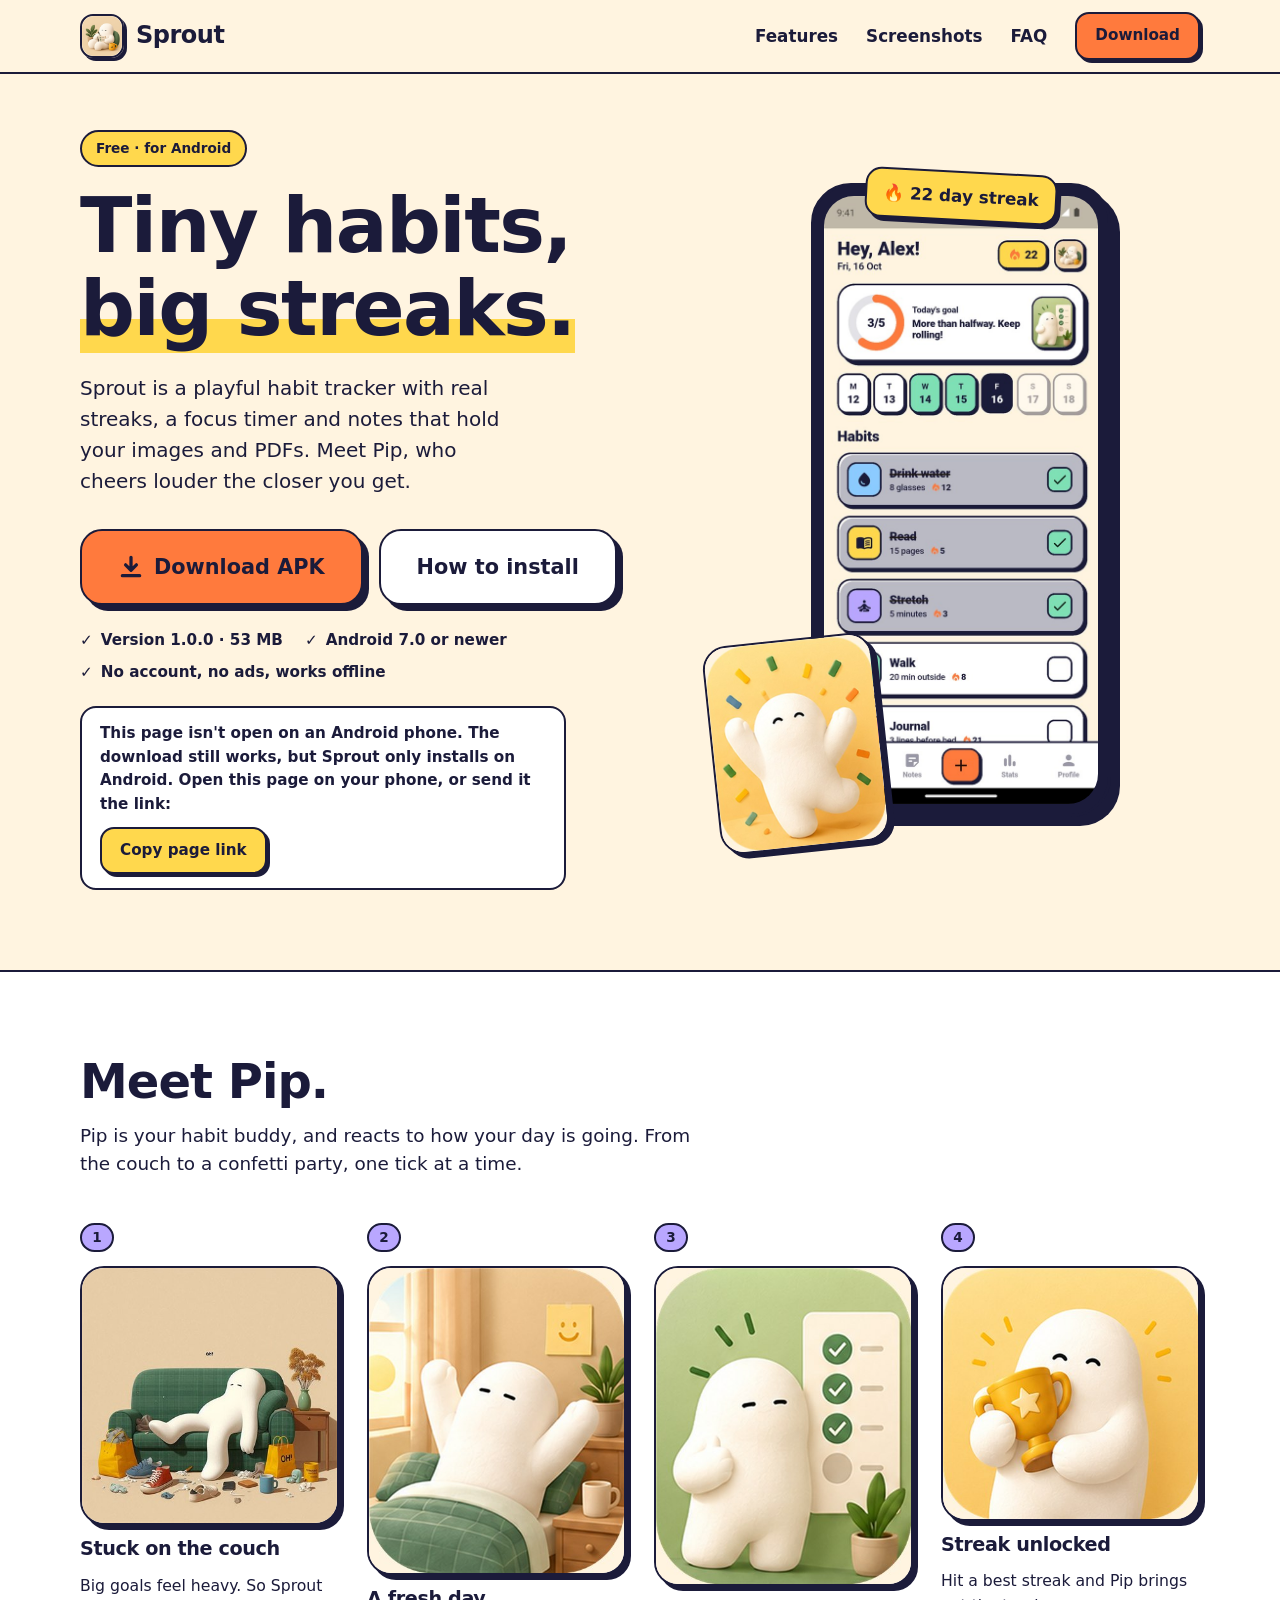
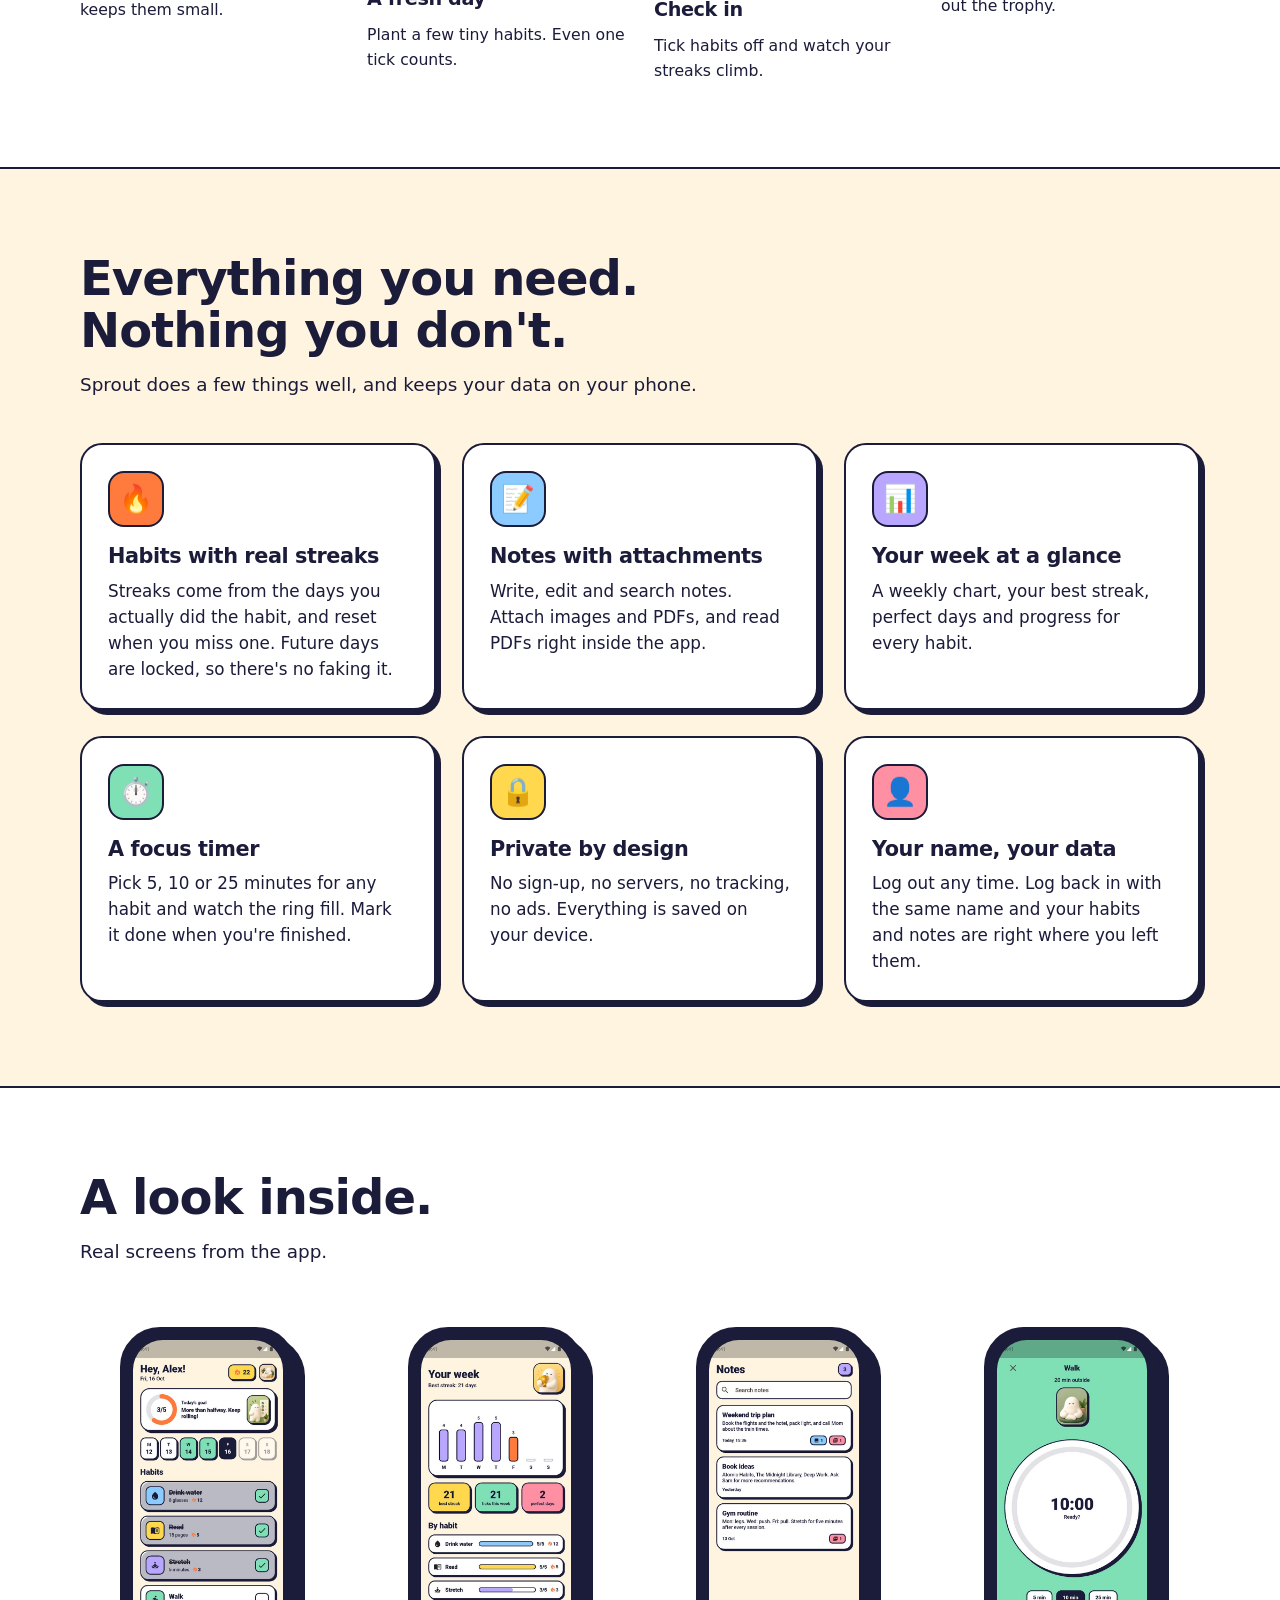
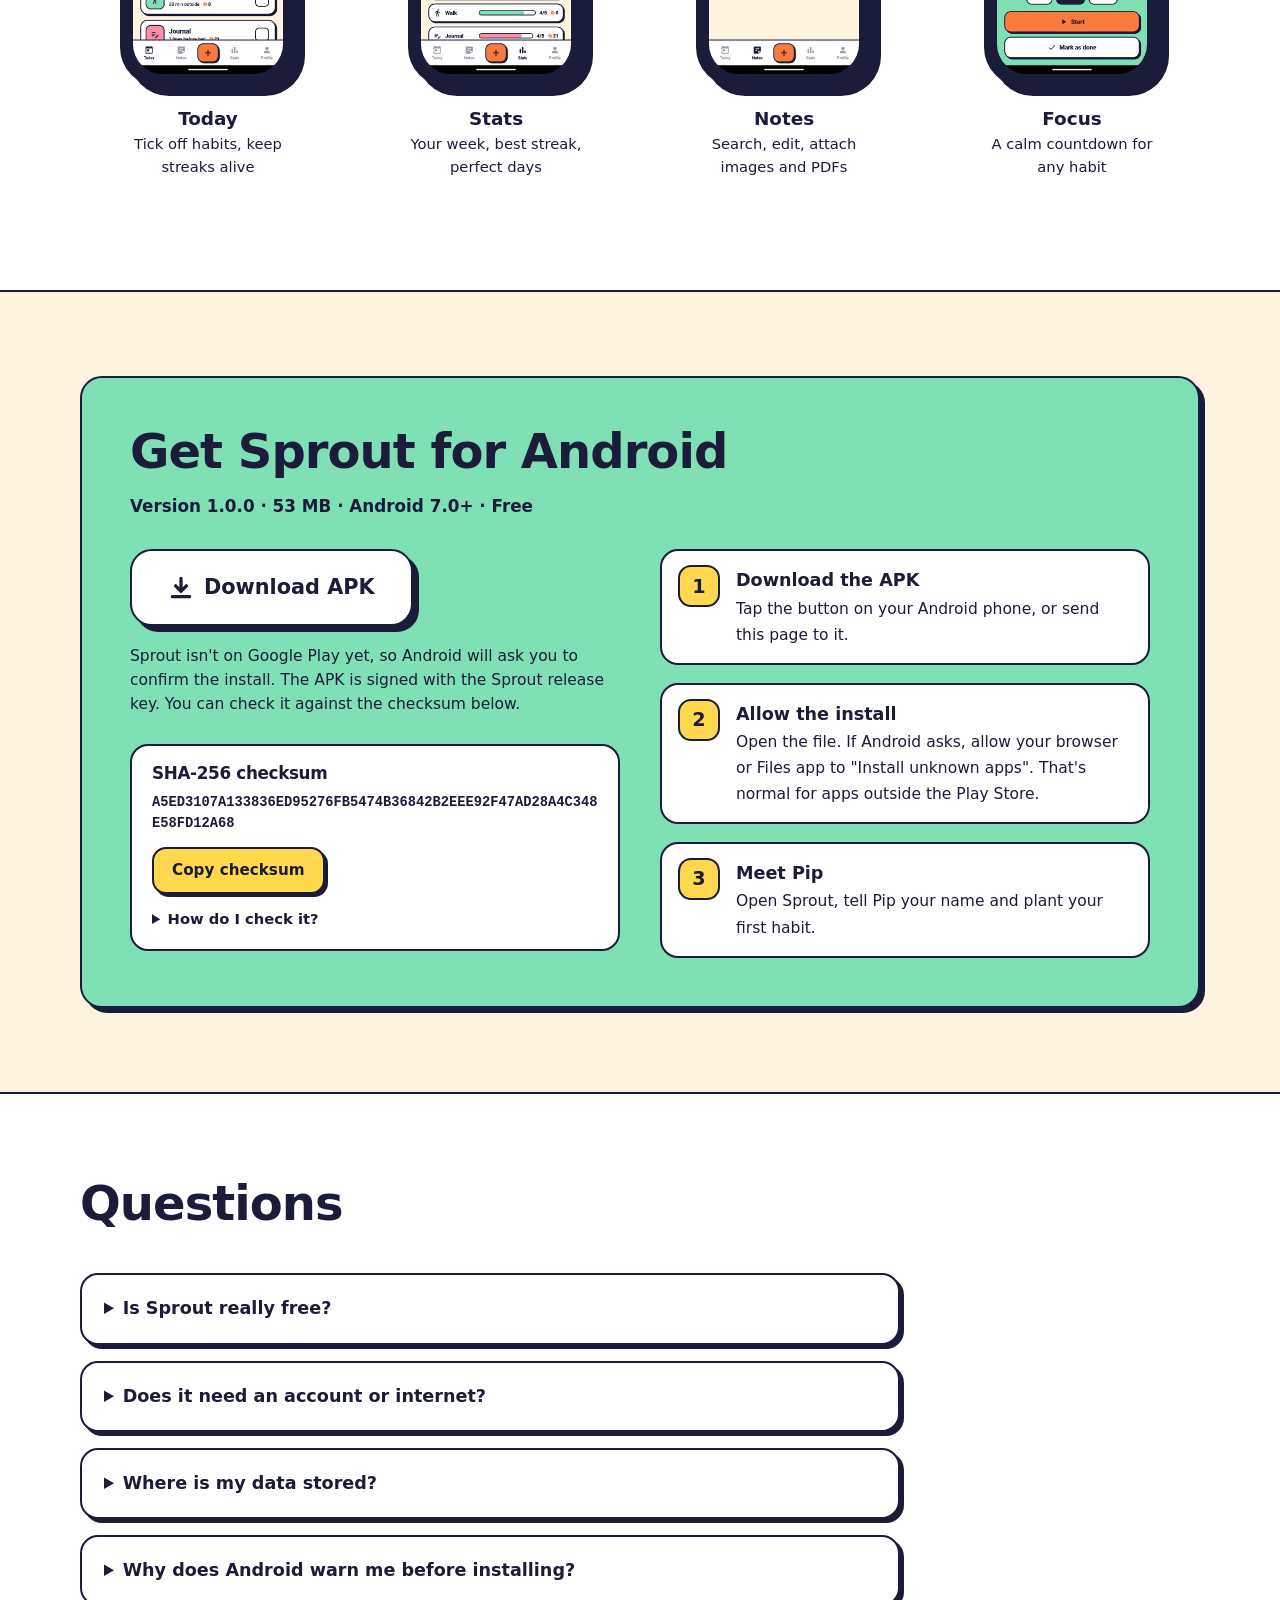
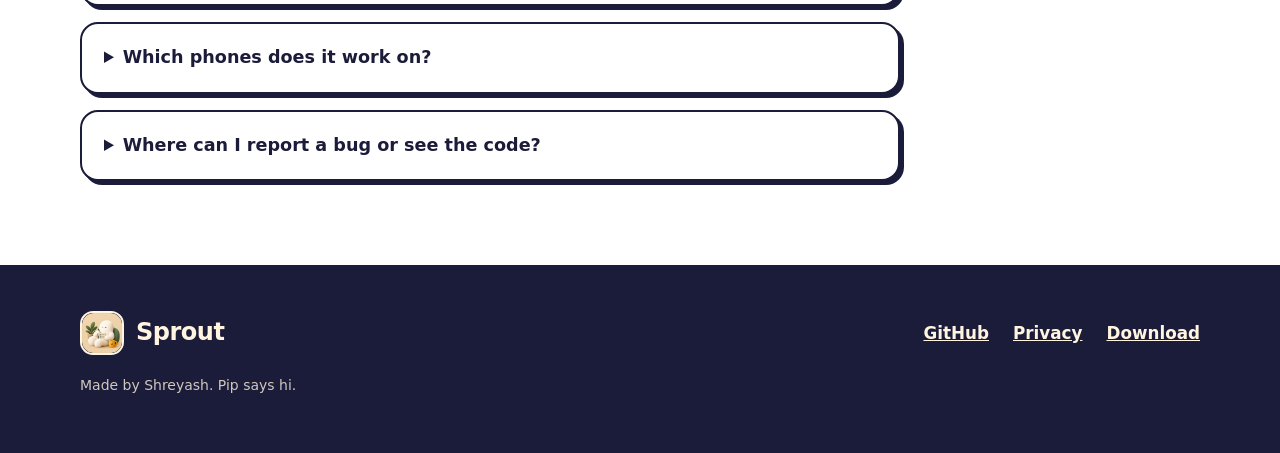
<file: landing/index.html>
<!doctype html>
<html lang="en">
<head>
  <meta charset="utf-8">
  <meta name="viewport" content="width=device-width, initial-scale=1">
  <title>Sprout: tiny habits, big streaks (free Android habit tracker)</title>
  <meta name="description" content="Sprout is a free, playful habit tracker for Android with real streaks, a focus timer, weekly stats and notes that hold images and PDFs. No account, no ads, works offline.">
  <meta name="theme-color" content="#fff4e0">

  <link rel="icon" type="image/png" href="assets/favicon.png">
  <link rel="apple-touch-icon" href="assets/apple-touch-icon.png">
  <link rel="stylesheet" href="styles.css">

  <!-- Social preview. After the first deploy, change og:image to the full URL,
       e.g. https://YOUR-SITE.vercel.app/assets/og.jpg (chat apps need an absolute URL). -->
  <meta property="og:type" content="website">
  <meta property="og:title" content="Sprout: tiny habits, big streaks">
  <meta property="og:description" content="A free, playful habit tracker for Android with real streaks, a focus timer and notes with attachments.">
  <meta property="og:image" content="/assets/og.jpg">
  <meta property="og:image:width" content="1200">
  <meta property="og:image:height" content="630">
  <meta name="twitter:card" content="summary_large_image">

  <script type="application/ld+json">
  {
    "@context": "https://schema.org",
    "@type": "SoftwareApplication",
    "name": "Sprout",
    "applicationCategory": "LifestyleApplication",
    "operatingSystem": "Android 7.0+",
    "softwareVersion": "1.0.0",
    "description": "A playful habit tracker with real streaks, a focus timer, weekly stats and notes with image and PDF attachments.",
    "offers": { "@type": "Offer", "price": "0", "priceCurrency": "USD" },
    "downloadUrl": "https://github.com/Shreyashkolhe22/Sprout/releases/download/v1.0.0/Sprout-1.0.0.apk"
  }
  </script>
</head>
<body>
  <a class="skip-link" href="#main">Skip to content</a>

  <header class="site-header">
    <div class="container">
      <a class="brand" href="./" aria-label="Sprout home">
        <img src="assets/logo.png" width="44" height="44" alt="">
        Sprout
      </a>
      <nav class="nav" aria-label="Main">
        <a href="#features">Features</a>
        <a href="#screens">Screenshots</a>
        <a href="#faq">FAQ</a>
        <a class="btn btn--small" href="https://github.com/Shreyashkolhe22/Sprout/releases/download/v1.0.0/Sprout-1.0.0.apk">Download</a>
      </nav>
    </div>
  </header>

  <main id="main">
    <!-- HERO -->
    <section class="hero">
      <div class="container">
        <div>
          <span class="chip">Free &middot; for Android</span>
          <h1>Tiny habits, <span class="mark">big streaks.</span></h1>
          <p class="lead">Sprout is a playful habit tracker with real streaks, a focus timer and notes that hold your images and PDFs. Meet Pip, who cheers louder the closer you get.</p>

          <div class="cta-row">
            <a class="btn btn--big" id="download" href="https://github.com/Shreyashkolhe22/Sprout/releases/download/v1.0.0/Sprout-1.0.0.apk">
              <svg width="26" height="26" viewBox="0 0 24 24" fill="none" stroke="currentColor" stroke-width="3" stroke-linecap="round" stroke-linejoin="round" aria-hidden="true"><path d="M12 3v12m0 0-5-5m5 5 5-5M4 20h16"/></svg>
              Download APK
            </a>
            <a class="btn btn--white btn--big" href="#install">How to install</a>
          </div>

          <ul class="facts">
            <li>Version 1.0.0 &middot; 53 MB</li>
            <li>Android 7.0 or newer</li>
            <li>No account, no ads, works offline</li>
          </ul>

          <div class="hint" id="desktop-hint" role="note">
            <p>This page isn't open on an Android phone. The download still works, but Sprout only installs on Android. Open this page on your phone, or send it the link:</p>
            <button class="btn btn--sun btn--small" type="button" data-copy-page>Copy page link</button>
          </div>
        </div>

        <div class="hero-visual">
          <div class="phone">
            <img src="assets/screens/today.jpg" width="560" height="1244" alt="Sprout's Today screen: 3 of 5 habits done, a 22 day streak and a list of habits with streak counters.">
          </div>
          <div class="float float--streak" aria-hidden="true">&#128293; 22 day streak</div>
          <div class="float float--pip">
            <img src="assets/pip/celebrate.jpg" width="400" height="493" alt="Pip the ghost celebrating with confetti.">
          </div>
        </div>
      </div>
    </section>

    <!-- PIP'S STORY -->
    <section class="section section--white" aria-labelledby="pip-title">
      <div class="container">
        <div class="section-head">
          <h2 id="pip-title">Meet Pip.</h2>
          <p>Pip is your habit buddy, and reacts to how your day is going. From the couch to a confetti party, one tick at a time.</p>
        </div>
        <ol class="story">
          <li>
            <span class="step">1</span>
            <img class="pip-img" src="assets/pip/couch.jpg" width="400" height="400" loading="lazy" alt="Pip slumped on a messy green couch.">
            <h3>Stuck on the couch</h3>
            <p>Big goals feel heavy. So Sprout keeps them small.</p>
          </li>
          <li>
            <span class="step">2</span>
            <img class="pip-img" src="assets/pip/wake.jpg" width="400" height="478" loading="lazy" alt="Pip waking up and stretching in a sunny bedroom.">
            <h3>A fresh day</h3>
            <p>Plant a few tiny habits. Even one tick counts.</p>
          </li>
          <li>
            <span class="step">3</span>
            <img class="pip-img" src="assets/pip/checklist.jpg" width="400" height="495" loading="lazy" alt="Pip standing next to a checklist with ticks.">
            <h3>Check in</h3>
            <p>Tick habits off and watch your streaks climb.</p>
          </li>
          <li>
            <span class="step">4</span>
            <img class="pip-img" src="assets/pip/trophy.jpg" width="400" height="393" loading="lazy" alt="Pip hugging a golden trophy.">
            <h3>Streak unlocked</h3>
            <p>Hit a best streak and Pip brings out the trophy.</p>
          </li>
        </ol>
      </div>
    </section>

    <!-- FEATURES -->
    <section class="section" id="features" aria-labelledby="features-title">
      <div class="container">
        <div class="section-head">
          <h2 id="features-title">Everything you need. Nothing you don't.</h2>
          <p>Sprout does a few things well, and keeps your data on your phone.</p>
        </div>
        <div class="features">
          <article class="card feature">
            <div class="icon bg-tangerine" aria-hidden="true">&#128293;</div>
            <h3>Habits with real streaks</h3>
            <p>Streaks come from the days you actually did the habit, and reset when you miss one. Future days are locked, so there's no faking it.</p>
          </article>
          <article class="card feature">
            <div class="icon bg-sky" aria-hidden="true">&#128221;</div>
            <h3>Notes with attachments</h3>
            <p>Write, edit and search notes. Attach images and PDFs, and read PDFs right inside the app.</p>
          </article>
          <article class="card feature">
            <div class="icon bg-lilac" aria-hidden="true">&#128202;</div>
            <h3>Your week at a glance</h3>
            <p>A weekly chart, your best streak, perfect days and progress for every habit.</p>
          </article>
          <article class="card feature">
            <div class="icon bg-mint" aria-hidden="true">&#9201;&#65039;</div>
            <h3>A focus timer</h3>
            <p>Pick 5, 10 or 25 minutes for any habit and watch the ring fill. Mark it done when you're finished.</p>
          </article>
          <article class="card feature">
            <div class="icon bg-sun" aria-hidden="true">&#128274;</div>
            <h3>Private by design</h3>
            <p>No sign-up, no servers, no tracking, no ads. Everything is saved on your device.</p>
          </article>
          <article class="card feature">
            <div class="icon bg-coral" aria-hidden="true">&#128100;</div>
            <h3>Your name, your data</h3>
            <p>Log out any time. Log back in with the same name and your habits and notes are right where you left them.</p>
          </article>
        </div>
      </div>
    </section>

    <!-- SCREENSHOTS -->
    <section class="section section--white" id="screens" aria-labelledby="screens-title">
      <div class="container">
        <div class="section-head">
          <h2 id="screens-title">A look inside.</h2>
          <p>Real screens from the app.</p>
        </div>
        <ul class="shots">
          <li>
            <figure class="shot">
              <div class="phone"><img src="assets/screens/today.jpg" width="560" height="1244" loading="lazy" alt="Today screen with progress ring, week strip and habit cards."></div>
              <figcaption>Today<small>Tick off habits, keep streaks alive</small></figcaption>
            </figure>
          </li>
          <li>
            <figure class="shot">
              <div class="phone"><img src="assets/screens/stats.jpg" width="560" height="1244" loading="lazy" alt="Stats screen with a weekly bar chart and per-habit progress."></div>
              <figcaption>Stats<small>Your week, best streak, perfect days</small></figcaption>
            </figure>
          </li>
          <li>
            <figure class="shot">
              <div class="phone"><img src="assets/screens/notes.jpg" width="560" height="1244" loading="lazy" alt="Notes screen with search and note cards showing image and PDF attachment badges."></div>
              <figcaption>Notes<small>Search, edit, attach images and PDFs</small></figcaption>
            </figure>
          </li>
          <li>
            <figure class="shot">
              <div class="phone"><img src="assets/screens/focus.jpg" width="560" height="1244" loading="lazy" alt="Focus timer with a large ring, 5, 10 and 25 minute options and Start button."></div>
              <figcaption>Focus<small>A calm countdown for any habit</small></figcaption>
            </figure>
          </li>
        </ul>
      </div>
    </section>

    <!-- INSTALL -->
    <section class="section" id="install" aria-labelledby="install-title">
      <div class="container">
        <div class="card install">
          <h2 id="install-title">Get Sprout for Android</h2>
          <p class="meta">Version 1.0.0 &middot; 53 MB &middot; Android 7.0+ &middot; Free</p>

          <div class="install-grid">
            <div>
              <a class="btn btn--big btn--white" href="https://github.com/Shreyashkolhe22/Sprout/releases/download/v1.0.0/Sprout-1.0.0.apk">
                <svg width="26" height="26" viewBox="0 0 24 24" fill="none" stroke="currentColor" stroke-width="3" stroke-linecap="round" stroke-linejoin="round" aria-hidden="true"><path d="M12 3v12m0 0-5-5m5 5 5-5M4 20h16"/></svg>
                Download APK
              </a>
              <p class="note">Sprout isn't on Google Play yet, so Android will ask you to confirm the install. The APK is signed with the Sprout release key. You can check it against the checksum below.</p>

              <div class="checksum">
                <h3>SHA-256 checksum</h3>
                <code id="sha">A5ED3107A133836ED95276FB5474B36842B2EEE92F47AD28A4C348E58FD12A68</code>
                <button class="btn btn--sun btn--small" type="button" data-copy-target="sha">Copy checksum</button>
                <details>
                  <summary>How do I check it?</summary>
                  <p>Run one of these on the downloaded file and compare the result:</p>
                  <pre>Windows:  certutil -hashfile Sprout.apk SHA256
Mac/Linux: shasum -a 256 Sprout.apk</pre>
                </details>
              </div>
            </div>

            <ol class="steps">
              <li>
                <strong>Download the APK</strong>
                <span>Tap the button on your Android phone, or send this page to it.</span>
              </li>
              <li>
                <strong>Allow the install</strong>
                <span>Open the file. If Android asks, allow your browser or Files app to "Install unknown apps". That's normal for apps outside the Play Store.</span>
              </li>
              <li>
                <strong>Meet Pip</strong>
                <span>Open Sprout, tell Pip your name and plant your first habit.</span>
              </li>
            </ol>
          </div>
        </div>
      </div>
    </section>

    <!-- FAQ -->
    <section class="section section--white" id="faq" aria-labelledby="faq-title">
      <div class="container">
        <div class="section-head">
          <h2 id="faq-title">Questions</h2>
        </div>
        <div class="faq">
          <details>
            <summary>Is Sprout really free?</summary>
            <p>Yes. No ads, no subscriptions and no in-app purchases.</p>
          </details>
          <details>
            <summary>Does it need an account or internet?</summary>
            <p>No. There's nothing to sign up for, and it works fully offline. You only enter a name so Pip knows what to call you.</p>
          </details>
          <details>
            <summary>Where is my data stored?</summary>
            <p>Only on your phone. Habits, notes and attachments never leave your device, and uninstalling Sprout removes them. If you log out, your data stays saved under your name until you uninstall.</p>
          </details>
          <details>
            <summary>Why does Android warn me before installing?</summary>
            <p>Android shows that prompt for any app that doesn't come from the Play Store. Sprout is signed with its own release key, and you can verify the file with the SHA-256 checksum above.</p>
          </details>
          <details>
            <summary>Which phones does it work on?</summary>
            <p>Android 7.0 or newer. There's no iPhone version yet.</p>
          </details>
          <details>
            <summary>Where can I report a bug or see the code?</summary>
            <p>On <a href="https://github.com/Shreyashkolhe22/Sprout">GitHub</a>. Open an issue and say what happened.</p>
          </details>
        </div>
      </div>
    </section>
  </main>

  <footer class="site-footer">
    <div class="container">
      <a class="brand" href="./">
        <img src="assets/logo.png" width="44" height="44" alt="">
        Sprout
      </a>
      <nav aria-label="Footer">
        <a href="https://github.com/Shreyashkolhe22/Sprout">GitHub</a>
        <a href="privacy.html">Privacy</a>
        <a href="https://github.com/Shreyashkolhe22/Sprout/releases/download/v1.0.0/Sprout-1.0.0.apk">Download</a>
      </nav>
      <small>Made by Shreyash. Pip says hi.</small>
    </div>
  </footer>

  <script src="script.js" defer></script>
</body>
</html>
</file>
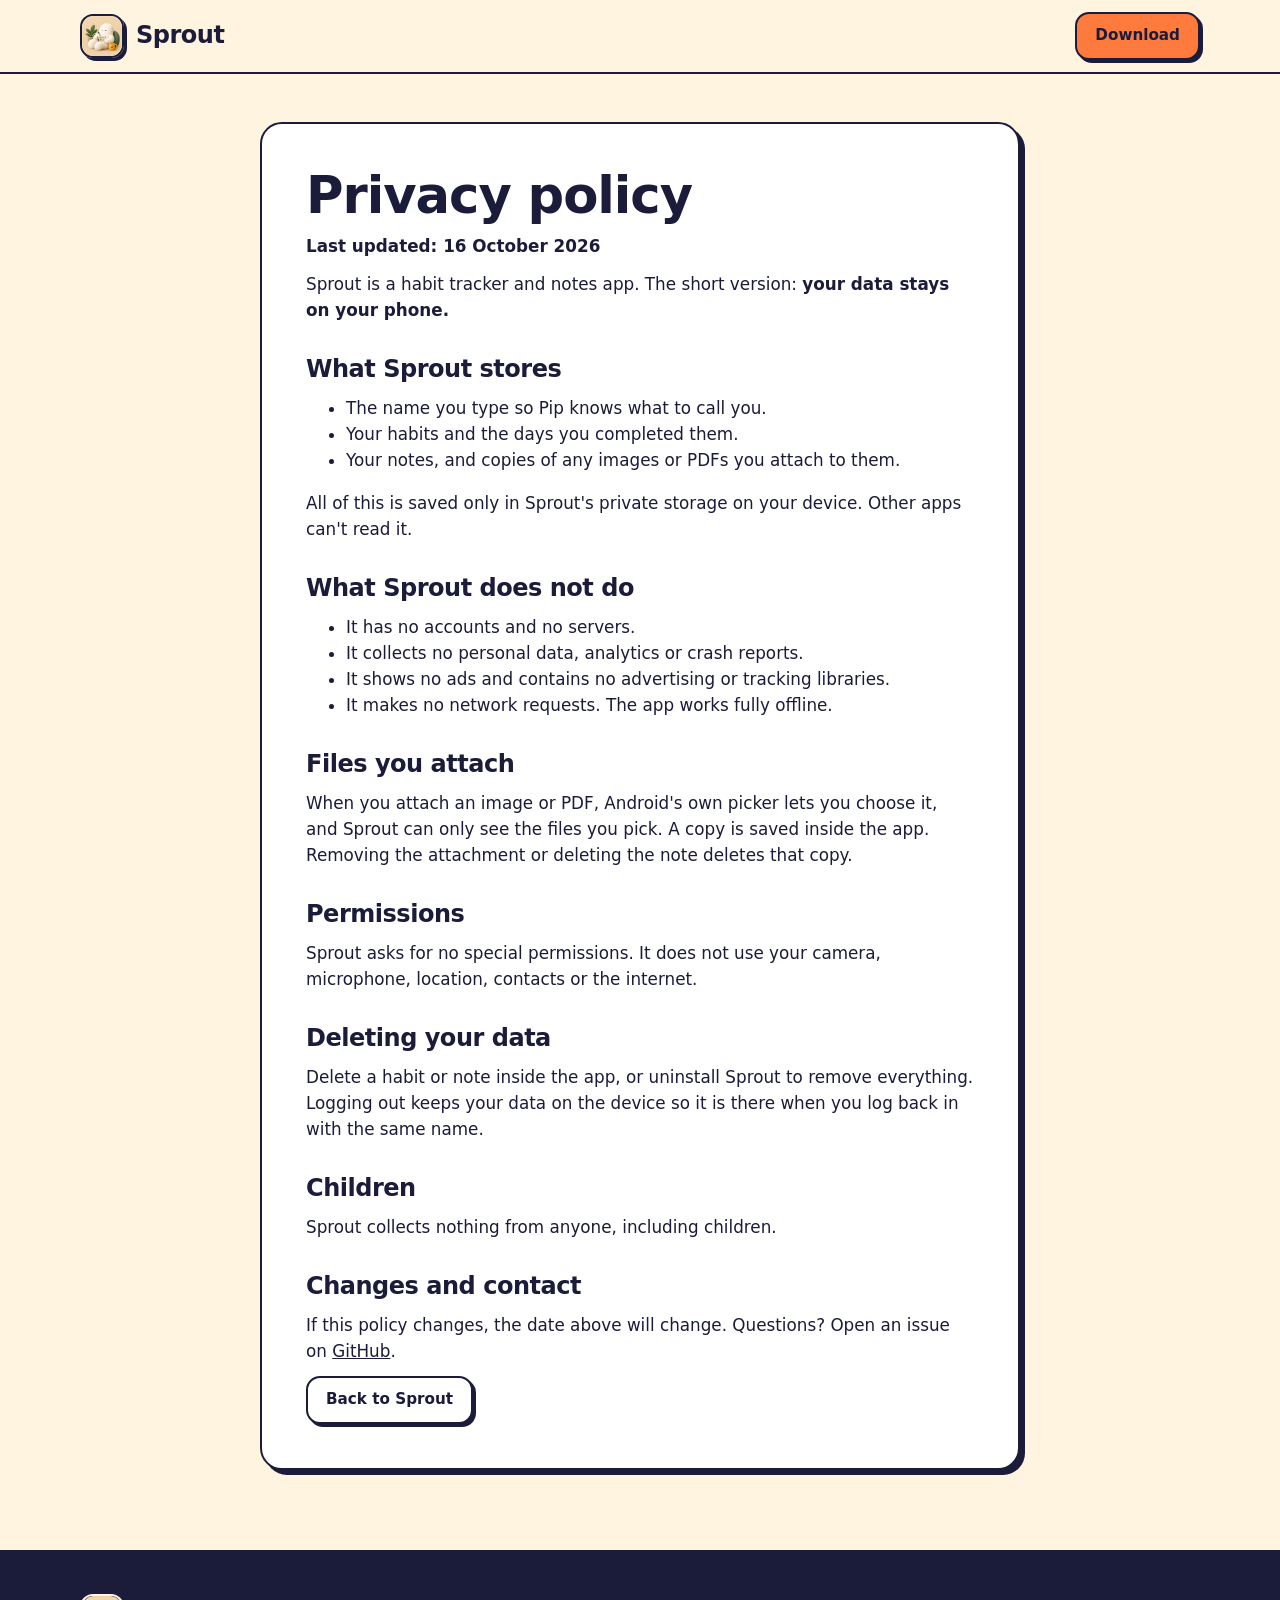
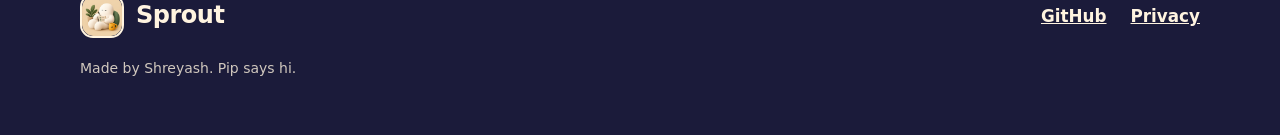
<file: landing/privacy.html>
<!doctype html>
<html lang="en">
<head>
  <meta charset="utf-8">
  <meta name="viewport" content="width=device-width, initial-scale=1">
  <title>Privacy policy &middot; Sprout</title>
  <meta name="description" content="Sprout keeps your habits, notes and attachments on your device. It collects no personal data and shows no ads.">
  <meta name="theme-color" content="#fff4e0">
  <link rel="icon" type="image/png" href="assets/favicon.png">
  <link rel="apple-touch-icon" href="assets/apple-touch-icon.png">
  <link rel="stylesheet" href="styles.css">
</head>
<body>
  <a class="skip-link" href="#main">Skip to content</a>

  <header class="site-header">
    <div class="container">
      <a class="brand" href="./" aria-label="Sprout home">
        <img src="assets/logo.png" width="44" height="44" alt="">
        Sprout
      </a>
      <nav class="nav" aria-label="Main">
        <a class="btn btn--small" href="https://github.com/Shreyashkolhe22/Sprout/releases/download/v1.0.0/Sprout-1.0.0.apk">Download</a>
      </nav>
    </div>
  </header>

  <main id="main" class="container">
    <article class="card doc">
      <h1>Privacy policy</h1>
      <p class="updated">Last updated: 16 October 2026</p>

      <p>Sprout is a habit tracker and notes app. The short version: <strong>your data stays on your phone.</strong></p>

      <h2>What Sprout stores</h2>
      <ul>
        <li>The name you type so Pip knows what to call you.</li>
        <li>Your habits and the days you completed them.</li>
        <li>Your notes, and copies of any images or PDFs you attach to them.</li>
      </ul>
      <p>All of this is saved only in Sprout's private storage on your device. Other apps can't read it.</p>

      <h2>What Sprout does not do</h2>
      <ul>
        <li>It has no accounts and no servers.</li>
        <li>It collects no personal data, analytics or crash reports.</li>
        <li>It shows no ads and contains no advertising or tracking libraries.</li>
        <li>It makes no network requests. The app works fully offline.</li>
      </ul>

      <h2>Files you attach</h2>
      <p>When you attach an image or PDF, Android's own picker lets you choose it, and Sprout can only see the files you pick. A copy is saved inside the app. Removing the attachment or deleting the note deletes that copy.</p>

      <h2>Permissions</h2>
      <p>Sprout asks for no special permissions. It does not use your camera, microphone, location, contacts or the internet.</p>

      <h2>Deleting your data</h2>
      <p>Delete a habit or note inside the app, or uninstall Sprout to remove everything. Logging out keeps your data on the device so it is there when you log back in with the same name.</p>

      <h2>Children</h2>
      <p>Sprout collects nothing from anyone, including children.</p>

      <h2>Changes and contact</h2>
      <p>If this policy changes, the date above will change. Questions? Open an issue on <a href="https://github.com/Shreyashkolhe22/Sprout/issues">GitHub</a>.</p>

      <p><a class="btn btn--white btn--small" href="./">Back to Sprout</a></p>
    </article>
  </main>

  <footer class="site-footer">
    <div class="container">
      <a class="brand" href="./">
        <img src="assets/logo.png" width="44" height="44" alt="">
        Sprout
      </a>
      <nav aria-label="Footer">
        <a href="https://github.com/Shreyashkolhe22/Sprout">GitHub</a>
        <a href="privacy.html">Privacy</a>
      </nav>
      <small>Made by Shreyash. Pip says hi.</small>
    </div>
  </footer>
</body>
</html>
</file>
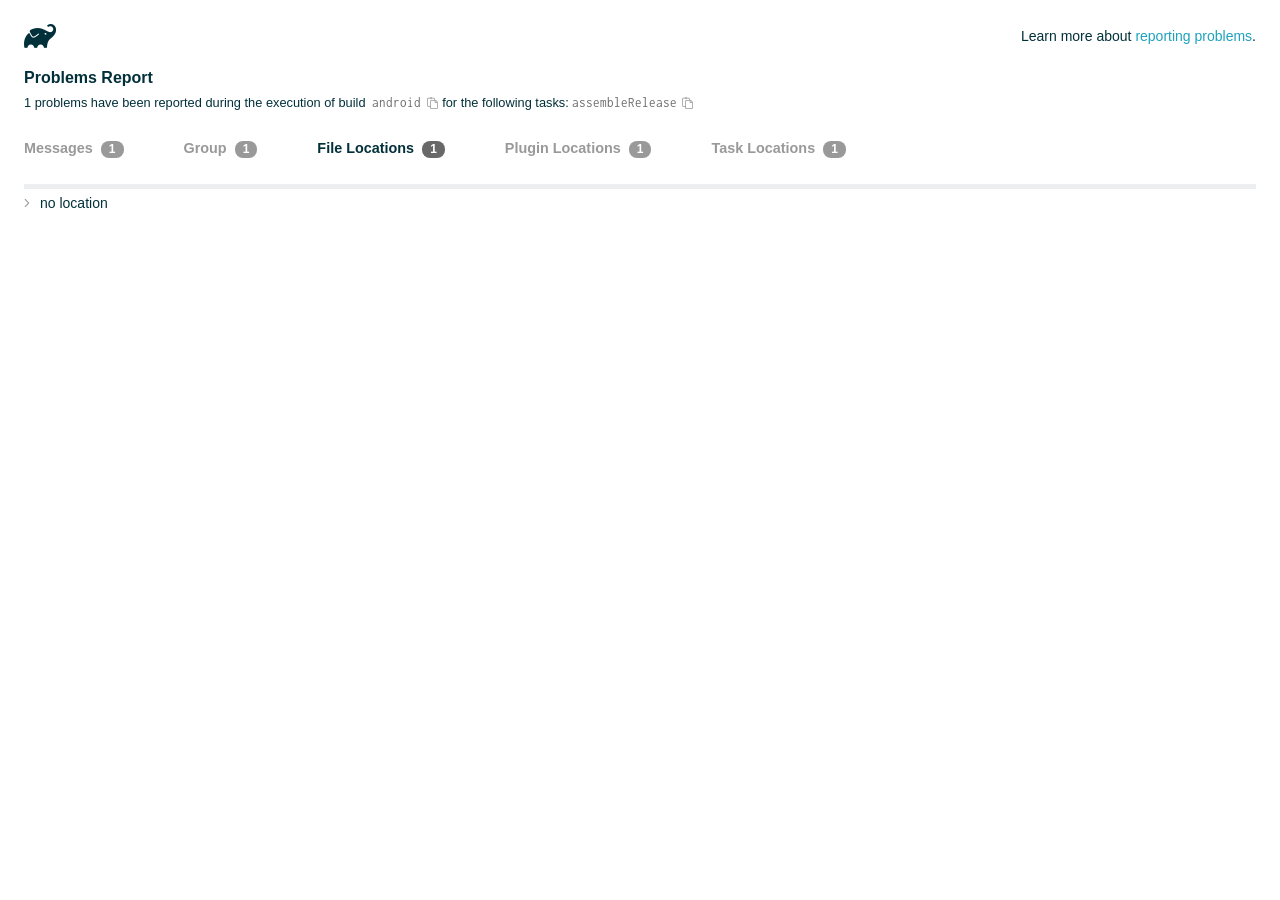
<file: android/build/reports/problems/problems-report.html>
<!DOCTYPE html>

<html lang="en">
<head>
    <!-- Required meta tags -->
    <meta charset="utf-8">
    <meta name="viewport" content="width=device-width, initial-scale=1, shrink-to-fit=no">

                    <style type="text/css">
                /*! normalize.css v7.0.0 | MIT License | github.com/necolas/normalize.css */
html {
    line-height: 1.15;
    -ms-text-size-adjust: 100%;
    -webkit-text-size-adjust: 100%
}

body {
    margin: 0
}

article, aside, footer, header, nav, section {
    display: block
}

h1 {
    font-size: 2em;
    margin: .67em 0
}

figcaption, figure, main {
    display: block
}

figure {
    margin: 1em 40px
}

hr {
    box-sizing: content-box;
    height: 0;
    overflow: visible
}

pre {
    font-family: monospace, monospace;
    font-size: 1em
}

a {
    background-color: transparent;
    -webkit-text-decoration-skip: objects
}

abbr[title] {
    border-bottom: none;
    text-decoration: underline;
    text-decoration: underline dotted
}

b, strong {
    font-weight: inherit
}

b, strong {
    font-weight: bolder
}

code, kbd, samp {
    font-family: monospace, monospace;
    font-size: 1em
}

dfn {
    font-style: italic
}

mark {
    background-color: #ff0;
    color: #000
}

small {
    font-size: 80%
}

sub, sup {
    font-size: 75%;
    line-height: 0;
    position: relative;
    vertical-align: baseline
}

sub {
    bottom: -.25em
}

sup {
    top: -.5em
}

audio, video {
    display: inline-block
}

audio:not([controls]) {
    display: none;
    height: 0
}

img {
    border-style: none
}

svg:not(:root) {
    overflow: hidden
}

button, input, optgroup, select, textarea {
    font-family: sans-serif;
    font-size: 100%;
    line-height: 1.15;
    margin: 0
}

button, input {
    overflow: visible
}

button, select {
    text-transform: none
}

[type=reset], [type=submit], button, html [type=button] {
    -webkit-appearance: button
}

[type=button]::-moz-focus-inner, [type=reset]::-moz-focus-inner, [type=submit]::-moz-focus-inner, button::-moz-focus-inner {
    border-style: none;
    padding: 0
}

[type=button]:-moz-focusring, [type=reset]:-moz-focusring, [type=submit]:-moz-focusring, button:-moz-focusring {
    outline: 1px dotted ButtonText
}

fieldset {
    padding: .35em .75em .625em
}

legend {
    box-sizing: border-box;
    color: inherit;
    display: table;
    max-width: 100%;
    padding: 0;
    white-space: normal
}

progress {
    display: inline-block;
    vertical-align: baseline
}

textarea {
    overflow: auto
}

[type=checkbox], [type=radio] {
    box-sizing: border-box;
    padding: 0
}

[type=number]::-webkit-inner-spin-button, [type=number]::-webkit-outer-spin-button {
    height: auto
}

[type=search] {
    -webkit-appearance: textfield;
    outline-offset: -2px
}

[type=search]::-webkit-search-cancel-button, [type=search]::-webkit-search-decoration {
    -webkit-appearance: none
}

::-webkit-file-upload-button {
    -webkit-appearance: button;
    font: inherit
}

details, menu {
    display: block
}

summary {
    display: list-item
}

canvas {
    display: inline-block
}

template {
    display: none
}

[hidden] {
    display: none
}

/* configuration cache styles */

.report-wrapper {
    margin: 0;
    padding: 0 24px;
}

.gradle-logo {
    width: 32px;
    height: 24px;
    background-image: url("[data-uri]");
    background-size: contain;
}

.header {
    display: flex;
    flex-wrap: wrap;
    top: 0;
    left: 0;
    width: 100%;
    padding-top: 24px;
    background-color: white;
}

.learn-more {
    margin-left: auto;
    align-self: center;
    font-size: 0.875rem;
    font-weight: normal;
}

.title {
    display: flex;
    align-items: center;
    padding: 18px 0 24px 0;
    flex: 1 0 100%;
}

.content {
    font-size: 0.875rem;
    white-space: nowrap;
}

.content ol:first-of-type {
    margin: 0;
}

.tree-btn {
    cursor: pointer;
    display: inline-block;
    width: 16px;
    height: 16px;
    background-size: contain;
    background-repeat: no-repeat;
    vertical-align: middle;
    margin-top: -0.2em;
}

.tree-btn.collapsed {
    background-image: url('data:image/svg+xml;utf8,<svg xmlns="http://www.w3.org/2000/svg" viewBox="0 0 192 512"><path d="M166.9 264.5l-117.8 116c-4.7 4.7-12.3 4.7-17 0l-7.1-7.1c-4.7-4.7-4.7-12.3 0-17L127.3 256 25.1 155.6c-4.7-4.7-4.7-12.3 0-17l7.1-7.1c4.7-4.7 12.3-4.7 17 0l117.8 116c4.6 4.7 4.6 12.3-.1 17z" fill="%23999999" stroke="%23999999"/></svg>');
}

.tree-btn.expanded {
    background-image: url('data:image/svg+xml;utf8,<svg xmlns="http://www.w3.org/2000/svg" viewBox="0 0 256 512"><path d="M119.5 326.9L3.5 209.1c-4.7-4.7-4.7-12.3 0-17l7.1-7.1c4.7-4.7 12.3-4.7 17 0L128 287.3l100.4-102.2c4.7-4.7 12.3-4.7 17 0l7.1 7.1c4.7 4.7 4.7 12.3 0 17L136.5 327c-4.7 4.6-12.3 4.6-17-.1z" fill="%23999999" stroke="%23999999"/></svg>');
}

ul .tree-btn {
    margin-right: 3px;
}

.leaf-icon {
    display: inline-block;
    width: 16px;
    height: 16px;
    background-image: url('data:image/svg+xml;utf8,<svg xmlns="http://www.w3.org/2000/svg" viewBox="0 0 256 512"><path d="M32 256 H224" stroke="%23999999" stroke-width="48" stroke-linecap="round"/></svg>');
    background-size: contain;
    background-repeat: no-repeat;
    vertical-align: middle;
    margin-top: -0.2em;
}

.invisible-text {
    user-select: all; /* Allow the text to be selectable */
    color: transparent; /* Hide the text */
    text-indent: -9999px; /* Move the text out of view */
    position: relative;
    white-space: pre; /* Preserve meaningful whitespace in the invisible text for copying */
}

.text-for-copy {
    display: inline-block;
}

.enum-icon {
    display: inline-block;
    width: 16px;
    height: 16px;
    background-image: url('data:image/svg+xml;utf8,<svg xmlns="http://www.w3.org/2000/svg" viewBox="0 0 1024 1024"><circle cx="512" cy="512" r="200" /></svg>');
    background-size: contain;
    background-repeat: no-repeat;
    vertical-align: middle;
    margin-inline-start: 0.5ex;
    margin-inline-end: 0.5ex;
    margin-top: -0.2em;
}

.error-icon {
    display: inline-block;
    width: 16px;
    height: 16px;
    background-image: url('data:image/svg+xml;utf8,<svg xmlns="http://www.w3.org/2000/svg" viewBox="0 0 320 512"><path d="M193.94 256L296.5 153.44l21.15-21.15c3.12-3.12 3.12-8.19 0-11.31l-22.63-22.63c-3.12-3.12-8.19-3.12-11.31 0L160 222.06 36.29 98.34c-3.12-3.12-8.19-3.12-11.31 0L2.34 120.97c-3.12 3.12-3.12 8.19 0 11.31L126.06 256 2.34 379.71c-3.12 3.12-3.12 8.19 0 11.31l22.63 22.63c3.12 3.12 8.19 3.12 11.31 0L160 289.94 262.56 392.5l21.15 21.15c3.12 3.12 8.19 3.12 11.31 0l22.63-22.63c3.12-3.12 3.12-8.19 0-11.31L193.94 256z" fill="%23FC461E" stroke="%23FC461E"/></svg>');
    background-size: contain;
    background-repeat: no-repeat;
    vertical-align: middle;
    margin-inline-start: 0.5ex;
    margin-inline-end: 0.5ex;
    margin-top: -0.2em;
}

.advice-icon {
    display: inline-block;
    width: 16px;
    height: 16px;
    background-image: url('data:image/svg+xml;utf8,<svg width="800px" height="800px" viewBox="-4.93 0 122.88 122.88" version="1.1" id="Layer_1" xmlns="http://www.w3.org/2000/svg" xmlns:xlink="http://www.w3.org/1999/xlink"  style="enable-background:new 0 0 113.01 122.88" xml:space="preserve"><g><path d="M44.13,102.06c-1.14,0.03-2.14-0.81-2.3-1.96c-0.17-1.2,0.64-2.31,1.82-2.54c-1.3-7.37-4.85-11.43-8.6-15.72 c-2.92-3.34-5.95-6.81-8.34-11.92c-2.35-5.03-3.64-10.23-3.6-15.63c0.05-5.4,1.42-10.96,4.4-16.71c0.02-0.04,0.04-0.07,0.06-0.11 l0,0c3.91-6.62,9.38-11.04,15.47-13.52c5.11-2.09,10.66-2.8,16.1-2.3c5.42,0.5,10.73,2.2,15.37,4.94 c5.9,3.49,10.75,8.67,13.42,15.21c1.44,3.54,2.42,7.49,2.54,11.82c0.12,4.31-0.62,8.96-2.61,13.88 c-2.66,6.59-6.18,10.68-9.47,14.51c-3.03,3.53-5.85,6.81-7.42,11.84c0.89,0.21,1.59,0.94,1.73,1.9c0.17,1.24-0.7,2.39-1.94,2.56 l-0.77,0.11c-0.14,1.09-0.23,2.26-0.27,3.51l0.25-0.04c1.24-0.17,2.39,0.7,2.56,1.94c0.17,1.24-0.7,2.39-1.94,2.56l-0.78,0.11 c0.01,0.15,0.02,0.3,0.03,0.45l0,0c0.07,0.88,0.08,1.73,0.03,2.54l0.13-0.02c1.25-0.15,2.38,0.74,2.54,1.98 c0.15,1.25-0.74,2.38-1.98,2.54l-1.68,0.21c-1.2,3.11-3.34,5.48-5.87,6.94c-1.74,1.01-3.67,1.59-5.61,1.71 c-1.97,0.12-3.96-0.25-5.78-1.13c-2.08-1.02-3.94-2.71-5.29-5.14c-0.65-0.33-1.13-0.97-1.23-1.75c-0.04-0.31-0.01-0.61,0.07-0.89 c-0.39-1.16-0.68-2.43-0.87-3.83l-0.07,0.01c-1.24,0.17-2.39-0.7-2.56-1.94c-0.17-1.24,0.7-2.39,1.94-2.56l0.54-0.08 C44.19,104.32,44.18,103.16,44.13,102.06L44.13,102.06z M2.18,58.86C1.01,58.89,0.04,57.98,0,56.81c-0.04-1.17,0.88-2.14,2.05-2.18 l8.7-0.3c1.17-0.04,2.14,0.88,2.18,2.05c0.04,1.17-0.88,2.14-2.05,2.18L2.18,58.86L2.18,58.86z M110.68,50.25 c1.16-0.12,2.2,0.73,2.32,1.89c0.12,1.16-0.73,2.2-1.89,2.32l-8.66,0.91c-1.16,0.12-2.2-0.73-2.32-1.89 c-0.12-1.16,0.73-2.2,1.89-2.32L110.68,50.25L110.68,50.25z M94.91,14.78c0.65-0.97,1.96-1.23,2.93-0.58 c0.97,0.65,1.23,1.96,0.58,2.93l-4.84,7.24c-0.65,0.97-1.96,1.23-2.93,0.58c-0.97-0.65-1.23-1.96-0.58-2.93L94.91,14.78 L94.91,14.78z M57.63,2.06c0.03-1.17,1-2.09,2.16-2.06c1.17,0.03,2.09,1,2.06,2.16l-0.22,8.7c-0.03,1.17-1,2.09-2.16,2.06 c-1.17-0.03-2.09-1-2.06-2.16L57.63,2.06L57.63,2.06z M13.88,15.53c-0.86-0.8-0.9-2.14-0.11-2.99c0.8-0.86,2.14-0.9,2.99-0.11 l6.37,5.94c0.86,0.8,0.9,2.14,0.11,2.99c-0.8,0.86-2.14,0.9-2.99,0.11L13.88,15.53L13.88,15.53z M47.88,96.95l18.49-2.63 c1.59-6.7,5.05-10.73,8.8-15.08c3.08-3.58,6.36-7.4,8.76-13.34c1.76-4.35,2.41-8.43,2.31-12.19c-0.1-3.75-0.96-7.21-2.24-10.34 c-2.3-5.63-6.51-10.11-11.65-13.15c-4.11-2.43-8.8-3.94-13.59-4.37c-4.77-0.44-9.64,0.19-14.13,2.02 c-5.26,2.15-9.99,5.97-13.39,11.72c-2.64,5.12-3.86,10.02-3.9,14.73c-0.04,4.74,1.11,9.33,3.2,13.8c2.13,4.56,4.97,7.8,7.69,10.92 C42.47,83.9,46.48,88.49,47.88,96.95L47.88,96.95z M65.62,99.02l-17.27,2.45c0.05,1.1,0.07,2.25,0.05,3.47l17.05-2.42 C65.47,101.29,65.52,100.12,65.62,99.02L65.62,99.02z M48.49,109.52c0.12,0.92,0.3,1.76,0.53,2.54l16.55-2.04 c0.11-0.86,0.13-1.77,0.05-2.74l0,0l0-0.02l-0.01-0.17L48.49,109.52L48.49,109.52z M51.37,116.36c0.64,0.67,1.35,1.19,2.1,1.55 c1.15,0.56,2.42,0.79,3.67,0.72c1.29-0.08,2.57-0.47,3.74-1.15c1.1-0.64,2.09-1.53,2.88-2.65L51.37,116.36L51.37,116.36z"/></g></svg>');
    background-size: contain;
    background-repeat: no-repeat;
    vertical-align: middle;
    margin-inline-start: 0.5ex;
    margin-inline-end: 0.5ex;
    margin-top: -0.2em;
}

.warning-icon {
    display: inline-block;
    width: 13px;
    height: 13px;
    background-image: url('data:image/svg+xml;utf8,<svg xmlns="http://www.w3.org/2000/svg" viewBox="0 0 576 512"><path d="M270.2 160h35.5c3.4 0 6.1 2.8 6 6.2l-7.5 196c-.1 3.2-2.8 5.8-6 5.8h-20.5c-3.2 0-5.9-2.5-6-5.8l-7.5-196c-.1-3.4 2.6-6.2 6-6.2zM288 388c-15.5 0-28 12.5-28 28s12.5 28 28 28 28-12.5 28-28-12.5-28-28-28zm281.5 52L329.6 24c-18.4-32-64.7-32-83.2 0L6.5 440c-18.4 31.9 4.6 72 41.6 72H528c36.8 0 60-40 41.5-72zM528 480H48c-12.3 0-20-13.3-13.9-24l240-416c6.1-10.6 21.6-10.7 27.7 0l240 416c6.2 10.6-1.5 24-13.8 24z" fill="%23DEAD22" stroke="%23DEAD22"/></svg>');
    background-size: contain;
    background-repeat: no-repeat;
    vertical-align: middle;
    margin-inline-start: 0.3ex;
    margin-inline-end: 1.1ex;
    margin-top: -0.1em;
}

.documentation-button {
    cursor: pointer;
    display: inline-block;
    width: 13px;
    height: 13px;
    background-image: url('data:image/svg+xml;utf8,<svg xmlns="http://www.w3.org/2000/svg" viewBox="0 0 512 512"><path d="M256 340c-15.464 0-28 12.536-28 28s12.536 28 28 28 28-12.536 28-28-12.536-28-28-28zm7.67-24h-16c-6.627 0-12-5.373-12-12v-.381c0-70.343 77.44-63.619 77.44-107.408 0-20.016-17.761-40.211-57.44-40.211-29.144 0-44.265 9.649-59.211 28.692-3.908 4.98-11.054 5.995-16.248 2.376l-13.134-9.15c-5.625-3.919-6.86-11.771-2.645-17.177C185.658 133.514 210.842 116 255.67 116c52.32 0 97.44 29.751 97.44 80.211 0 67.414-77.44 63.849-77.44 107.408V304c0 6.627-5.373 12-12 12zM256 40c118.621 0 216 96.075 216 216 0 119.291-96.61 216-216 216-119.244 0-216-96.562-216-216 0-119.203 96.602-216 216-216m0-32C119.043 8 8 119.083 8 256c0 136.997 111.043 248 248 248s248-111.003 248-248C504 119.083 392.957 8 256 8z" fill="%23999999" stroke="%23999999"/></svg>');
    background-size: contain;
    background-repeat: no-repeat;
    vertical-align: middle;
    margin-inline-start: 0.5ex;
    margin-inline-end: 0.5ex;
    margin-top: -0.2em;
}

.documentation-button::selection {
    color: transparent;
}

.documentation-button:hover {
    color: transparent;
}

.copy-button {
    cursor: pointer;
    display: inline-block;
    width: 12px;
    height: 12px;
    background-image: url('data:image/svg+xml;utf8,<svg xmlns="http://www.w3.org/2000/svg" viewBox="0 0 448 512"><path d="M433.941 193.941l-51.882-51.882A48 48 0 0 0 348.118 128H320V80c0-26.51-21.49-48-48-48h-66.752C198.643 13.377 180.858 0 160 0s-38.643 13.377-45.248 32H48C21.49 32 0 53.49 0 80v288c0 26.51 21.49 48 48 48h80v48c0 26.51 21.49 48 48 48h224c26.51 0 48-21.49 48-48V227.882a48 48 0 0 0-14.059-33.941zm-22.627 22.627a15.888 15.888 0 0 1 4.195 7.432H352v-63.509a15.88 15.88 0 0 1 7.431 4.195l51.883 51.882zM160 30c9.941 0 18 8.059 18 18s-8.059 18-18 18-18-8.059-18-18 8.059-18 18-18zM48 384c-8.822 0-16-7.178-16-16V80c0-8.822 7.178-16 16-16h66.752c6.605 18.623 24.389 32 45.248 32s38.643-13.377 45.248-32H272c8.822 0 16 7.178 16 16v48H176c-26.51 0-48 21.49-48 48v208H48zm352 96H176c-8.822 0-16-7.178-16-16V176c0-8.822 7.178-16 16-16h144v72c0 13.2 10.8 24 24 24h72v208c0 8.822-7.178 16-16 16z" fill="%23999999" stroke="%23999999"/></svg>');
    background-size: contain;
    background-repeat: no-repeat;
    vertical-align: middle;
    margin-inline-start: 0.5ex;
    margin-top: -0.2em;
}

.groups{
    display: flex;
    border-bottom: 1px solid #EDEEEF;
    flex: 1 0 100%;
}

.uncategorized {
    display: flex;
    border-top: 4px solid #EDEEEF;
    flex: 1 0 100%;
}

.group-selector {
    padding: 0 52px 24px 0;
    font-size: 0.9rem;
    font-weight: bold;
    color: #999999;
    cursor: pointer;
}

.group-selector__count {
    margin: 0 8px;
    border-radius: 8px;
    background-color: #999;
    color: #fff;
    padding: 1px 8px 2px;
    font-size: 0.75rem;
}

.group-selector--active {
    color: #02303A;
    cursor: auto;
}

.group-selector--active .group-selector__count {
    background-color: #686868;
}

.group-selector--disabled {
    cursor: not-allowed;
}

.accordion-header {
    cursor: pointer;
}

.container {
    padding-left: 0.5em;
    padding-right: 0.5em;
}

.stacktrace {
    border-radius: 4px;
    overflow-x: auto;
    padding: 0.5rem;
    margin-bottom: 0;
    min-width: 1000px;
}

/* Lato (bold, regular) */
@font-face {
    font-display: swap;
    font-family: Lato;
    font-weight: 500;
    font-style: normal;
    src: url("https://assets.gradle.com/lato/fonts/lato-semibold/lato-semibold.woff2") format("woff2"),
    url("https://assets.gradle.com/lato/fonts/lato-semibold/lato-semibold.woff") format("woff");
}

@font-face {
    font-display: swap;
    font-family: Lato;
    font-weight: bold;
    font-style: normal;
    src: url("https://assets.gradle.com/lato/fonts/lato-bold/lato-bold.woff2") format("woff2"),
    url("https://assets.gradle.com/lato/fonts/lato-bold/lato-bold.woff") format("woff");
}

* {
    -webkit-box-sizing: border-box;
    -moz-box-sizing: border-box;
    box-sizing: border-box;
}

html,
body {
    margin: 0;
    padding: 0;
}

html {
    font-family: "Lato", "Helvetica Neue", Arial, sans-serif;
    font-size: 16px;
    font-weight: 400;
    line-height: 1.5;
}

body {
    color: #02303A;
    background-color: #ffffff;
    -webkit-text-size-adjust: 100%;
    -ms-text-size-adjust: 100%;
    -webkit-font-smoothing: antialiased;
}


/* typography */
h1, h2, h3, h4, h5, h6 {
    color: #02303A;
    text-rendering: optimizeLegibility;
    margin: 0;
}

h1 {
    font-size: 1rem;
}

h2 {
    font-size: 0.9rem;
}

h3 {
    font-size: 1.125rem;
}

h4, h5, h6 {
    font-size: 0.875rem;
}

h1 code {
    font-weight: bold;
}

ul, ol, dl {
    list-style-position: outside;
    line-height: 1.6;
    padding: 0;
    margin: 0 0 0 20px;
    list-style-type: none;
}

li {
    line-height: 2;
}

a {
    color: #1DA2BD;
    text-decoration: none;
    transition: all 0.3s ease, visibility 0s;
}

a:hover {
    color: #35c1e4;
}

/* code */
code, pre {
    font-family: Inconsolata, Monaco, "Courier New", monospace;
    font-style: normal;
    font-variant-ligatures: normal;
    font-variant-caps: normal;
    font-variant-numeric: normal;
    font-variant-east-asian: normal;
    font-weight: normal;
    font-stretch: normal;
    color: #686868;
}

*:not(pre) > code {
    letter-spacing: 0;
    padding: 0.1em 0.5ex;
    text-rendering: optimizeSpeed;
    word-spacing: -0.15em;
    word-wrap: break-word;
}

pre {
    font-size: 0.75rem;
    line-height: 1.8;
    margin-top: 0;
    margin-bottom: 1.5em;
    padding: 1rem;
}

pre code {
    background-color: transparent;
    color: inherit;
    line-height: 1.8;
    font-size: 100%;
    padding: 0;
}

a code {
    color: #1BA8CB;
}

pre.code, pre.programlisting, pre.screen, pre.tt {
    background-color: #f7f7f8;
    border-radius: 4px;
    font-size: 1em;
    line-height: 1.45;
    margin-bottom: 1.25em;
    overflow-x: auto;
    padding: 1rem;
}

li em, p em {
    padding: 0 1px;
}

code em, tt em {
    text-decoration: none;
}

code + .copy-button {
    margin-inline-start: 0.2ex;
}

.java-exception {
    font-size: 0.75rem;
    padding-left: 24px;
}

.java-exception ul {
    margin: 0;
    line-height: inherit;
}

.java-exception code {
    white-space: pre;
}

.java-exception-part-toggle {
    user-select: none;
    cursor: pointer;
    border-radius: 2px;
    padding: 0.1em 0.2em;
    background: azure;
    color: #686868;
}

                </style>
    <!-- Inconsolata is used as a default monospace font in the report. -->
    <link rel="stylesheet" href="https://fonts.googleapis.com/css?family=Inconsolata:400,700" />

    <title>Gradle Configuration Cache</title>
</head>
<body>

<div id="playground"></div>

<div class="report" id="report">
    Loading...
</div>

<script type="text/javascript">
function configurationCacheProblems() { return (
// begin-report-data
{"diagnostics":[{"locations":[{"pluginId":"kotlin-android"}],"problem":[{"text":"Deprecated 'org.jetbrains.kotlin.android' plugin usage"}],"severity":"WARNING","problemDetails":[{"text":"The 'org.jetbrains.kotlin.android' plugin in project ':app' is no longer required for Kotlin support since AGP 9.0."}],"contextualLabel":"Deprecated 'org.jetbrains.kotlin.android' plugin usage","documentationLink":"https://kotl.in/gradle/agp-built-in-kotlin","problemId":[{"name":"kgp:deprecation","displayName":"Kotlin Gradle Plugin Deprecation"},{"name":"kotlin","displayName":"Kotlin"},{"name":"deprecated-kotlin-android-plugin","displayName":"Deprecated 'org.jetbrains.kotlin.android' plugin usage"}],"solutions":[[{"text":"Remove both `android.builtInKotlin=true` and `android.newDsl=false` from `gradle.properties`, then migrate to built-in Kotlin."}]]}],"problemsReport":{"totalProblemCount":1,"buildName":"android","requestedTasks":"assembleRelease","documentationLink":"https://docs.gradle.org/9.3.1/userguide/reporting_problems.html","documentationLinkCaption":"Problem report","summaries":[]}}
// end-report-data
);}
</script>
                <script type="text/javascript">
                !function(n,t){"object"==typeof exports&&"object"==typeof module?module.exports=t():"function"==typeof define&&define.amd?define([],t):"object"==typeof exports?exports["configuration-cache-report"]=t():n["configuration-cache-report"]=t()}(globalThis,()=>{return void 0===Math.imul&&(Math.imul=function(n,t){return(4294901760&n)*(65535&t)+(65535&n)*(0|t)|0}),void 0===ArrayBuffer.isView&&(ArrayBuffer.isView=function(n){return null!=n&&null!=n.__proto__&&n.__proto__.__proto__===Int8Array.prototype.__proto__}),void 0===Array.prototype.fill&&Object.defineProperty(Array.prototype,"fill",{value:function(n){if(null==this)throw new TypeError("this is null or not defined");for(var t=Object(this),r=t.length>>>0,i=0|arguments[1],e=i<0?Math.max(r+i,0):Math.min(i,r),u=arguments[2],o=void 0===u?r:0|u,a=o<0?Math.max(r+o,0):Math.min(o,r);e<a;)t[e]=n,e++;return t}}),[Int8Array,Int16Array,Uint16Array,Int32Array,Float32Array,Float64Array].forEach(function(n){void 0===n.prototype.fill&&Object.defineProperty(n.prototype,"fill",{value:Array.prototype.fill})}),void 0===Math.clz32&&(Math.clz32=(n=Math.log,t=Math.LN2,function(r){var i=r>>>0;return 0===i?32:31-(n(i)/t|0)|0})),globalThis["org.gradle.buildtool.internal:configuration-cache-report"]=function(n){"use strict";var t,r,i,e,u,o,a,f,s,c,h,l,_,v,g,d,w,b,m,p,k,y,q,j,B,C,x,P,S,I,z,T,L,E,M,N,A,F,D,O,R,H,$,G,U,Q,V,W,Y,K,Z,J,X,nn,tn,rn,en,un,on,an,fn,sn,cn,hn,ln,_n,vn,gn,dn,wn,bn,mn,pn,kn,yn,qn,jn,Bn,Cn,xn,Pn,Sn,In,zn,Tn,Ln=Math.imul,En=ArrayBuffer.isView,Mn=Math.clz32;function Nn(){}function An(){}function Fn(){}function Dn(n,t){if(!(t>=0))throw ue($t("Requested element count "+t+" is less than zero."));return function(n,t){if(!(t>=0))throw ue($t("Requested element count "+t+" is less than zero."));if(0===t)return ou();if(t>=n.length)return function(n){switch(n.length){case 0:return ou();case 1:return $r(n[0]);default:return function(n){return oi(function(n,t){return new hu(n,t=t!==b&&t)}(n))}(n)}}(n);if(1===t)return $r(n[0]);var r=0,i=ui(t),e=0,u=n.length;n:for(;e<u;){var o=n[e];if(e=e+1|0,i.h(o),(r=r+1|0)===t)break n}return i}(n,tt(n.length-t|0,0))}function On(n,t,r,i,e,u,o){return t=t===b?", ":t,r=r===b?"":r,i=i===b?"":i,e=e===b?-1:e,u=u===b?"...":u,o=o===b?null:o,function(n,t,r,i,e,u,o,a){r=r===b?", ":r,i=i===b?"":i,e=e===b?"":e,u=u===b?-1:u,o=o===b?"...":o,a=a===b?null:a,t.i(i);var f=0,s=0,c=n.length;n:for(;s<c;){var h=n[s];if(s=s+1|0,(f=f+1|0)>1&&t.i(r),!(u<0||f<=u))break n;Tu(t,h,a)}return u>=0&&f>u&&t.i(o),t.i(e),t}(n,Le(),t,r,i,e,u,o).toString()}function Rn(n){return n.length-1|0}function Hn(n,t,r,i,e,u,o){return t=t===b?", ":t,r=r===b?"":r,i=i===b?"":i,e=e===b?-1:e,u=u===b?"...":u,o=o===b?null:o,$n(n,Le(),t,r,i,e,u,o).toString()}function $n(n,t,r,i,e,u,o,a){r=r===b?", ":r,i=i===b?"":i,e=e===b?"":e,u=u===b?-1:u,o=o===b?"...":o,a=a===b?null:a,t.i(i);var f=0,s=n.j();n:for(;s.k();){var c=s.l();if((f=f+1|0)>1&&t.i(r),!(u<0||f<=u))break n;Tu(t,c,a)}return u>=0&&f>u&&t.i(o),t.i(e),t}function Gn(n){return new nt(n)}function Un(n){if(n.m())throw we("List is empty.");return n.n(0)}function Qn(n){if(zr(n,vt)){var t;switch(n.o()){case 0:t=ou();break;case 1:t=$r(zr(n,_t)?n.n(0):n.j().l());break;default:t=Vn(n)}return t}return au(Zn(n))}function Vn(n){return oi(n)}function Wn(n){if(zr(n,vt)&&n.o()<=1)return Qn(n);var t=Zn(n);return function(n){var t=(n.o()/2|0)-1|0;if(t<0)return k;var r=fu(n),i=0;if(i<=t)do{var e=i;i=i+1|0;var u=n.n(e);n.z1(e,n.n(r)),n.z1(r,u),r=r-1|0}while(e!==t)}(t),t}function Yn(n,t){if(!(t>=0))throw ue($t("Requested element count "+t+" is less than zero."));return function(n,t){if(!(t>=0))throw ue($t("Requested element count "+t+" is less than zero."));if(0===t)return ou();if(zr(n,vt)){if(t>=n.o())return Qn(n);if(1===t)return $r(function(n){if(zr(n,_t))return Un(n);var t=n.j();if(!t.k())throw we("Collection is empty.");return t.l()}(n))}var r=0,i=ui(t),e=n.j();n:for(;e.k();){var u=e.l();if(i.h(u),(r=r+1|0)===t)break n}return au(i)}(n,tt(n.o()-t|0,0))}function Kn(n,t){if(!(t>=0))throw ue($t("Requested element count "+t+" is less than zero."));if(0===t)return ou();var r=n.o();if(t>=r)return Qn(n);if(1===t)return $r(Jn(n));var i=ui(t);if(zr(n,Yi)){var e=r-t|0;if(e<r)do{var u=e;e=e+1|0,i.h(n.n(u))}while(e<r)}else for(var o=n.p(r-t|0);o.k();){var a=o.l();i.h(a)}return i}function Zn(n){return zr(n,vt)?Vn(n):Xn(n,ei())}function Jn(n){if(n.m())throw we("List is empty.");return n.n(fu(n))}function Xn(n,t){for(var r=n.j();r.k();){var i=r.l();t.h(i)}return t}function nt(n){this.r_1=n}function tt(n,t){return n<t?t:n}function rt(n,t){return n>t?t:n}function it(n,t){return E.u(n,t,-1)}function et(n,t){return new bu(n,t)}function ut(n){var t=n.j();if(!t.k())return ou();var r=t.l();if(!t.k())return $r(r);var i=ei();for(i.h(r);t.k();)i.h(t.l());return i}function ot(n){this.v_1=n}function at(n,t){this.w_1=n,this.x_1=t}function ft(n){return n}function st(n,t){return n-t|0}function ct(n){return n}function ht(n){return String.fromCharCode(n)}function lt(){}function _t(){}function vt(){}function gt(){}function dt(){}function wt(){}function bt(){}function mt(n,t){this.g1_1=n,this.h1_1=t}function pt(n){var t=null==n?null:$t(n);return null==t?"null":t}function kt(){t=this,this.j1_1=new yt(0,-2147483648),this.k1_1=new yt(-1,2147483647),this.l1_1=8,this.m1_1=64}function yt(n,r){null==t&&new kt,Fn.call(this),this.n1_1=n,this.o1_1=r}function qt(n){var t=n>>5,r=new Int32Array(t+1|0),i=1<<(31&n);return r[t]=r[t]|i,r}function jt(){}function Bt(n){this.y1_1=n,this.x1_1=0}function Ct(){return It(),r}function xt(){return It(),i}function Pt(){return It(),e}function St(){return It(),u}function It(){a||(a=!0,r=new ArrayBuffer(8),i=new Float64Array(Ct()),new Float32Array(Ct()),e=new Int32Array(Ct()),xt()[0]=-1,u=0!==Pt()[0]?1:0,o=1-St()|0)}function zt(n,t){return Tt(n)?Lt(n,t):n.b(t)}function Tt(n){return"string"==typeof n}function Lt(n,t){return n.charCodeAt(t)}function Et(n){return Tt(n)?n.length:n.a()}function Mt(n,t,r){return Tt(n)?Re(n,t,r):n.c(t,r)}function Nt(n){return $t(n)}function At(n,t){var r;switch(typeof n){case"number":r="number"==typeof t?Ft(n,t):t instanceof yt?Ft(n,t.v1()):Dt(n,t);break;case"string":case"boolean":r=Dt(n,t);break;default:r=function(n,t){return n.d(t)}(n,t)}return r}function Ft(n,t){var r;if(n<t)r=-1;else if(n>t)r=1;else if(n===t){var i;if(0!==n)i=0;else{var e=1/n;i=e===1/t?0:e<0?-1:1}r=i}else r=n!=n?t!=t?0:1:-1;return r}function Dt(n,t){return n<t?-1:n>t?1:0}function Ot(n){if(!("kotlinHashCodeValue$"in n)){var t=Rt(),r=new Object;r.value=t,r.enumerable=!1,Object.defineProperty(n,"kotlinHashCodeValue$",r)}return n.kotlinHashCodeValue$}function Rt(){return 4294967296*Math.random()|0}function Ht(n){return n=n===b?null:n,Object.create(n)}function $t(n){return null==n?"null":function(n){return t=n,Array.isArray(t)||En(n);var t}(n)?"[...]":"function"!=typeof n.toString?function(n){return Object.prototype.toString.call(n)}(n):n.toString()}function Gt(n){if(null==n)return 0;var t,r=typeof n;switch(r){case"object":t="function"==typeof n.hashCode?n.hashCode():Ot(n);break;case"function":t=Ot(n);break;case"number":t=function(n){return It(),(0|n)===n?Sr(n):(xt()[0]=n,Ln(Pt()[(It(),o)],31)+Pt()[St()]|0)}(n);break;case"boolean":t=Ut(n);break;case"string":t=Qt(String(n));break;case"bigint":t=function(n){for(var t=BigInt(32),r=BigInt(4294967295),i=n<0?-n:n,e=0,u=n<0?-1:1;0!=i;){var o=Number(i&r);e=Ln(31,e)+o|0,i>>=t}return Ln(e,u)}(n);break;case"symbol":t=function(n){var t,r=(t=n,Symbol.keyFor(t)!=b?(f===b&&(f=new Map),f):(s===b&&(s=new WeakMap),s)),i=r.get(n);if(i!==b)return i;var e=Rt();return r.set(n,e),e}(n);break;default:t=function(){throw new Error("Unexpected typeof `"+r+"`")}()}return t}function Ut(n){return n?1231:1237}function Qt(n){var t=0,r=0,i=n.length-1|0;if(r<=i)do{var e=r;r=r+1|0;var u=n.charCodeAt(e);t=Ln(t,31)+u|0}while(e!==i);return t}function Vt(n,t){return null==n?null==t:null!=t&&("object"==typeof n&&"function"==typeof n.equals?n.equals(t):n!=n?t!=t:"number"==typeof n&&"number"==typeof t?n===t&&(0!==n||1/n==1/t):n===t)}function Wt(n,t){null!=Error.captureStackTrace?Error.captureStackTrace(n,t):n.stack=(new Error).stack}function Yt(n){return n.prototype}function Kt(n){return n===b}function Zt(n,t,r){Jt(n,"message",function(n,t){var r;if(Kt(n)){var i;if(Kt(t))i=n;else{var e=null==t?null:t.toString();i=null==e?b:e}r=i}else r=null==n?b:n;return r}(t,r)),Jt(n,"cause",r),Jt(n,"name",Object.getPrototypeOf(n).constructor.name)}function Jt(n,t,r){Object.defineProperty(n,t,{configurable:!0,writable:!0,value:r})}function Xt(n){var t;return null==n?function(){throw Ce()}():t=n,t}function nr(){throw Pe()}function tr(){throw Ie()}function rr(){return qr(),c}function ir(){return qr(),h}function er(){return qr(),l}function ur(){return qr(),v}function or(){return qr(),g}function ar(n,t){if(qr(),_r(n,t))return 0;var r=gr(n),i=gr(t);return r&&!i?-1:!r&&i?1:gr(sr(n,t))?-1:1}function fr(n,t){qr();var r=n.o1_1>>>16|0,i=65535&n.o1_1,e=n.n1_1>>>16|0,u=65535&n.n1_1,o=t.o1_1>>>16|0,a=65535&t.o1_1,f=t.n1_1>>>16|0,s=0,c=0,h=0,l=0;return s=(s=s+((c=(c=c+((h=(h=h+((l=l+(u+(65535&t.n1_1)|0)|0)>>>16|0)|0)+(e+f|0)|0)>>>16|0)|0)+(i+a|0)|0)>>>16|0)|0)+(r+o|0)|0,new yt((h&=65535)<<16|(l&=65535),(s&=65535)<<16|(c&=65535))}function sr(n,t){return qr(),fr(n,t.s1())}function cr(n,t){if(qr(),dr(n))return rr();if(dr(t))return rr();if(_r(n,ur()))return wr(t)?ur():rr();if(_r(t,ur()))return wr(n)?ur():rr();if(gr(n))return gr(t)?cr(br(n),br(t)):br(cr(br(n),t));if(gr(t))return br(cr(n,br(t)));if(mr(n,or())&&mr(t,or()))return pr(hr(n)*hr(t));var r=n.o1_1>>>16|0,i=65535&n.o1_1,e=n.n1_1>>>16|0,u=65535&n.n1_1,o=t.o1_1>>>16|0,a=65535&t.o1_1,f=t.n1_1>>>16|0,s=65535&t.n1_1,c=0,h=0,l=0,_=0;return l=l+((_=_+Ln(u,s)|0)>>>16|0)|0,_&=65535,h=(h=h+((l=l+Ln(e,s)|0)>>>16|0)|0)+((l=(l&=65535)+Ln(u,f)|0)>>>16|0)|0,l&=65535,c=(c=(c=c+((h=h+Ln(i,s)|0)>>>16|0)|0)+((h=(h&=65535)+Ln(e,f)|0)>>>16|0)|0)+((h=(h&=65535)+Ln(u,a)|0)>>>16|0)|0,h&=65535,c=c+(((Ln(r,s)+Ln(i,f)|0)+Ln(e,a)|0)+Ln(u,o)|0)|0,new yt(l<<16|_,(c&=65535)<<16|h)}function hr(n){return qr(),4294967296*n.o1_1+function(n){return qr(),n.n1_1>=0?n.n1_1:4294967296+n.n1_1}(n)}function lr(n,t){if(qr(),t<2||36<t)throw ie("radix out of range: "+t);if(dr(n))return"0";if(gr(n)){if(_r(n,ur())){var r=vr(t),i=n.r1(r),e=sr(cr(i,r),n).u1();return lr(i,t)+e.toString(t)}return"-"+lr(br(n),t)}for(var u=2===t?31:t<=10?9:t<=21?7:t<=35?6:5,o=pr(Math.pow(t,u)),a=n,f="";;){var s=a.r1(o),c=sr(a,cr(s,o)).u1().toString(t);if(dr(a=s))return c+f;for(;c.length<u;)c="0"+c;f=c+f}}function _r(n,t){return qr(),n.o1_1===t.o1_1&&n.n1_1===t.n1_1}function vr(n){return qr(),new yt(n,n<0?-1:0)}function gr(n){return qr(),n.o1_1<0}function dr(n){return qr(),0===n.o1_1&&0===n.n1_1}function wr(n){return qr(),!(1&~n.n1_1)}function br(n){return qr(),n.s1()}function mr(n,t){return qr(),ar(n,t)<0}function pr(n){if(qr(),(t=n)!=t)return rr();if(n<=-0x8000000000000000)return ur();if(n+1>=0x8000000000000000)return qr(),_;if(n<0)return br(pr(-n));var t,r=4294967296;return new yt(n%r|0,n/r|0)}function kr(n,t){return qr(),ar(n,t)>0}function yr(n,t){return qr(),ar(n,t)>=0}function qr(){d||(d=!0,c=vr(0),h=vr(1),l=vr(-1),_=new yt(-1,2147483647),v=new yt(0,-2147483648),g=vr(16777216))}function jr(n,t,r,i,e,u,o,a,f){null!=e&&(t.prototype=Object.create(e.prototype),t.prototype.constructor=t);var s=function(n,t,r,i,e,u){return{kind:n,simpleName:t,associatedObjectKey:i,associatedObjects:e,suspendArity:u,$kClass$:b,defaultConstructor:r,iid:"interface"===n?(w===b&&(w=0),w=w+1|0):b}}(n,r,i,a,f,o);t.$metadata$=s,null!=u&&((Vt(s.iid,b)?t.prototype:t).$imask$=function(n){for(var t=1,r=[],i=0,e=n.length;i<e;){var u=n[i];i=i+1|0;var o=t,a=u.prototype.$imask$,f=null==a?u.$imask$:a;null!=f&&(r.push(f),o=f.length);var s=u.$metadata$.iid,c=null==s?null:qt(s);null!=c&&(r.push(c),o=Math.max(o,c.length)),o>t&&(t=o)}return function(n,t){for(var r=0,i=new Int32Array(n);r<n;){for(var e=r,u=0,o=0,a=t.length;o<a;){var f=t[o];o=o+1|0,e<f.length&&(u|=f[e])}i[e]=u,r=r+1|0}return i}(t,r)}(u))}function Br(n,t,r,i,e,u,o,a){jr("class",n,t,r,i,e,u,o,a)}function Cr(n,t,r,i,e,u,o,a){jr("object",n,t,r,i,e,u,o,a)}function xr(n,t,r,i,e,u,o,a){jr("interface",n,t,r,i,e,u,o,a)}function Pr(n,t,r,i){Cr(n,"Companion",b,t,r,i,b,b)}function Sr(n){return n instanceof yt?n.u1():function(n){return n>2147483647?2147483647:n<-2147483648?-2147483648:0|n}(n)}function Ir(n,t){return new Pu(n,t)}function zr(n,t){return function(n,t){var r=n.$imask$;return null!=r&&function(n,t){var r=t>>5;if(r>n.length)return!1;var i=1<<(31&t);return!(0===(n[r]&i))}(r,t)}(n,t.$metadata$.iid)}function Tr(n){return"string"==typeof n||zr(n,Nn)}function Lr(n){return new fi(n)}function Er(n,t,r){for(var i=new Int32Array(r),e=0,u=0,o=0,a=0,f=n.length;a<f;){var s=Lt(n,a);a=a+1|0;var c=t[ct(s)];if(u|=(31&c)<<o,c<32){var h=e;e=h+1|0,i[h]=u,u=0,o=0}else o=o+5|0}return i}function Mr(n,t){for(var r=0,i=n.length-1|0,e=-1,u=0;r<=i;)if(t>(u=n[e=(r+i|0)/2|0]))r=e+1|0;else{if(t===u)return e;i=e-1|0}return e-(t<u?1:0)|0}function Nr(){m=this;var n="ABCDEFGHIJKLMNOPQRSTUVWXYZabcdefghijklmnopqrstuvwxyz0123456789+/",t=new Int32Array(128),r=0,i=Et(n)-1|0;if(r<=i)do{var e=r;r=r+1|0,t[ct(Lt(n,e))]=e}while(r<=i);var u=Er("[base64]/DxENVNU+B9zCwBwBPPCkDPNnBPqDYY1R8B7FkFgTgwGgwUwmBgKwBuBScmEP/BPPPPPPrBP8B7F1B/ErBqC6B7BiBmBfQsBUwCw/KwqIwLwETPcPjQgJxFgBlBsD",t,222),o=new Int32Array(u.length),a=0,f=u.length-1|0;if(a<=f)do{var s=a;a=a+1|0,o[s]=0===s?u[s]:o[s-1|0]+u[s]|0}while(a<=f);this.a2_1=o,this.b2_1=Er("[base64]/BPPPPPPBPf4FrBjEhBpC3B5BKaWPrBOwCk/KsCuLqDHPbPxPsFtEaaqDL",t,222),this.c2_1=Er("[base64]//v+85BkwvoIsgoyI4yguI0whiwEowri4CoghsJowgqYowgm4DkwgsY/nwnzPowhmYkg6wI8yggZswikwHgxgmIoxgqYkwgk4DkxgmIkgoioBsgssoBgzgyI8g9gL8g9kI0wgwJoxgkoC0wgioFkw/[base64]//3q16B///q1qBH/qlqq9Bholqq9B1i00a1q10qD1op1HkwmigEigiy6Cptogq1Bixo1kDq7/j00B2qgoBWGFm1lz50B6s5q1+BGWhggzhwBFFhgk4//Bo2jigE8wguI8wguI8wgugUog1qoB4qjmIwwi2KgkYHHH4lBgiFWkgIWoghssMmz5smrBZ3q1y50B5sm7gzBtz1smzB5smz50BqzqtmzB5sgzqzBF2/9//5BowgoIwmnkzPkwgk4C8ys65BkgoqI0wgy6FghquZo2giY0ghiIsgh24B4ghsQ8QF/v1q1OFs0O8iCHHF1qggz/B8wg6Iznv+//B08QgohsjK0QGFk7hsQ4gB",t,222)}function Ar(){return null==m&&new Nr,m}function Fr(){p=this,this.d2_1=new Int32Array([170,186,688,704,736,837,890,7468,7544,7579,8305,8319,8336,8560,9424,11388,42652,42864,43e3,43868]),this.e2_1=new Int32Array([1,1,9,2,5,1,1,63,1,37,1,1,13,16,26,2,2,1,2,4])}function Dr(){return null==p&&new Fr,p}function Or(){}function Rr(){}function Hr(n){return function(n){if(n.m())return[];for(var t=n.o(),r=Array(t),i=n.j(),e=0;i.k();){var u=e;e=u+1|0,r[u]=i.l()}return r}(n)}function $r(n){return new fi([n])}function Gr(n){return n<0&&function(){throw ke("Index overflow has happened.")}(),n}function Ur(n){return void 0!==n.toArray?n.toArray():Hr(n)}function Qr(n){return function(n,t){for(var r=0,i=n.length;r<i;){var e=n[r];r=r+1|0,t.h(e)}return t}(i=[n],(t=i.length,r=Ht(Yt(yi)),ki(t,1,r),r));var t,r,i}function Vr(){Ve.call(this)}function Wr(n){this.i2_1=n,this.g2_1=0,this.h2_1=-1}function Yr(n,t){this.m2_1=n,Wr.call(this,n),P.o2(t,this.m2_1.o()),this.g2_1=t}function Kr(){Vr.call(this),this.r2_1=0}function Zr(){iu.call(this),this.y2_1=null,this.z2_1=null}function Jr(){Vr.call(this)}function Xr(n){if(!(n>=0))throw ue($t("capacity must be non-negative."));return Array(n)}function ni(n,t,r){n.fill(null,t,r)}function ti(n,t){return function(n,t){if(!(t>=0))throw ue($t("Invalid new array size: "+t+"."));return function(n,t){var r=n.slice(0,t);void 0!==n.$type$&&(r.$type$=n.$type$);var i=n.length;if(t>i)for(r.length=t;i<t;){var e=i;i=e+1|0,r[e]=null}return r}(n,t)}(n,t)}function ri(){y=this;var n=ui(0);n.g_1=!0,this.h3_1=n}function ii(){return null==y&&new ri,y}function ei(){return n=Ht(Yt(fi)),fi.call(n,[]),n;var n}function ui(n){return function(n,t){if(fi.call(t,[]),!(n>=0))throw ue($t("Negative initial capacity: "+n));return t}(n,Ht(Yt(fi)))}function oi(n){return function(n,t){var r=Ur(n);return fi.call(t,r),t}(n,Ht(Yt(fi)))}function ai(n,t){return P.i3(t,n.o()),t}function fi(n){ii(),Kr.call(this),this.f_1=n,this.g_1=!1}function si(n,t,r,i,e){if(r===i)return n;var u=(r+i|0)/2|0,o=si(n,t,r,u,e),a=si(n,t,u+1|0,i,e),f=o===t?n:t,s=r,c=u+1|0,h=r;if(h<=i)do{var l=h;if(h=h+1|0,s<=u&&c<=i){var _=o[s],v=a[c];e.compare(_,v)<=0?(f[l]=_,s=s+1|0):(f[l]=v,c=c+1|0)}else s<=u?(f[l]=o[s],s=s+1|0):(f[l]=a[c],c=c+1|0)}while(l!==i);return f}function ci(n,t){return(3&n)-(3&t)|0}function hi(n){return function(n,t){Zr.call(t),_i.call(t),t.p3_1=n}(Ci(),n),n}function li(){return hi(Ht(Yt(_i)))}function _i(){this.q3_1=null}function vi(n){Vr.call(this),this.s3_1=n}function gi(n){di.call(this,n)}function di(n){Jr.call(this),this.z3_1=n}function wi(n){this.f4_1=n}function bi(n){Vr.call(this),this.g4_1=n}function mi(n,t){return Jr.call(t),yi.call(t),t.h4_1=n,t}function pi(n){return mi(Ci(),n),n}function ki(n,t,r){return mi(function(n,t){return function(n,t,r){if(xi(n,r),!(t>0))throw ue($t("Non-positive load factor: "+t));return r}(n,t,Ht(Yt($i)))}(n,t),r),r}function yi(){}function qi(n,t){return 0===(r=Ln(tt(t,1),3))?0:1<<31-Mn(r);var r}function ji(n,t){return Mn(t)+1|0}function Bi(n){if(n.t4_1.q4_1!==n.v4_1)throw je("The backing map has been modified after this entry was obtained.")}function Ci(){return xi(8,n=Ht(Yt($i))),n;var n}function xi(n,t){return $i.call(t,Xr(n),null,new Int32Array(n),new Int32Array(qi(0,n)),2,0),t}function Pi(n){return n.j4_1.length}function Si(n){return n.m4_1.length}function Ii(n){n.q4_1=n.q4_1+1|0}function zi(n,t){!function(n,t){var r=Pi(n)-n.o4_1|0,i=n.o4_1-n.o()|0;return r<t&&(i+r|0)>=t&&i>=(Pi(n)/4|0)}(n,t)?function(n,t){if(t<0)throw ve("too many elements");if(t>Pi(n)){var r=P.w4(Pi(n),t);n.j4_1=ti(n.j4_1,r);var i=n,e=n.k4_1;i.k4_1=null==e?null:ti(e,r),n.l4_1=function(n,t){if(!(t>=0))throw ue($t("Invalid new array size: "+t+"."));return function(n,t){for(var r=n.length,i=t.length,e=0,u=t;e<r&&e<i;){var o=e,a=e;e=a+1|0,u[o]=n[a]}return t}(n,new Int32Array(t))}(n.l4_1,r);var u=qi(0,r);u>Si(n)&&Ei(n,u)}}(n,n.o4_1+t|0):Li(n,!0)}function Ti(n,t){return null==t?0:Ln(Gt(t),-1640531527)>>>n.p4_1|0}function Li(n,t){for(var r=0,i=0,e=n.k4_1;r<n.o4_1;){var u=n.l4_1[r];u>=0&&(n.j4_1[i]=n.j4_1[r],null!=e&&(e[i]=e[r]),t&&(n.l4_1[i]=u,n.m4_1[u]=i+1|0),i=i+1|0),r=r+1|0}ni(n.j4_1,i,n.o4_1),null==e||ni(e,i,n.o4_1),n.o4_1=i}function Ei(n,t){Ii(n),n.o4_1>n.r4_1&&Li(n,!1),n.m4_1=new Int32Array(t),n.p4_1=ji(0,t);for(var r=0;r<n.o4_1;){var i=r;if(r=i+1|0,!Mi(n,i))throw ae("This cannot happen with fixed magic multiplier and grow-only hash array. Have object hashCodes changed?")}}function Mi(n,t){for(var r=Ti(n,n.j4_1[t]),i=n.n4_1;;){if(0===n.m4_1[r])return n.m4_1[r]=t+1|0,n.l4_1[t]=r,!0;if((i=i-1|0)<0)return!1;var e=r;r=e-1|0,0===e&&(r=Si(n)-1|0)}}function Ni(n,t){for(var r=Ti(n,t),i=n.n4_1;;){var e=n.m4_1[r];if(0===e)return-1;if(e>0&&Vt(n.j4_1[e-1|0],t))return e-1|0;if((i=i-1|0)<0)return-1;var u=r;r=u-1|0,0===u&&(r=Si(n)-1|0)}}function Ai(){this.x4_1=-1640531527,this.y4_1=8,this.z4_1=2,this.a5_1=-1}function Fi(n){this.b5_1=n,this.c5_1=0,this.d5_1=-1,this.e5_1=this.b5_1.q4_1,this.f5()}function Di(n){Fi.call(this,n)}function Oi(n){Fi.call(this,n)}function Ri(n){Fi.call(this,n)}function Hi(n,t){this.t4_1=n,this.u4_1=t,this.v4_1=this.t4_1.q4_1}function $i(n,t,r,i,e,u){this.j4_1=n,this.k4_1=t,this.l4_1=r,this.m4_1=i,this.n4_1=e,this.o4_1=u,this.p4_1=ji(0,Si(this)),this.q4_1=0,this.r4_1=0,this.s4_1=!1}function Gi(){}function Ui(){return hi(n=Ht(Yt(Qi))),Qi.call(n),n;var n}function Qi(){}function Vi(){return pi(n=Ht(Yt(Wi))),Wi.call(n),n;var n}function Wi(){}function Yi(){}function Ki(){}function Zi(n){Ki.call(this),this.k6_1=n}function Ji(){Xi.call(this)}function Xi(){Ki.call(this),this.m6_1=""}function ne(){if(!B){B=!0;var n="undefined"!=typeof process&&process.versions&&!!process.versions.node;j=n?new Zi(process.stdout):new Ji}}function te(n){return Zt(n),ee.call(n),n}function re(n,t){return Zt(t,n),ee.call(t),t}function ie(n){var t=re(n,Ht(Yt(ee)));return Wt(t,ie),t}function ee(){Wt(this,ee)}function ue(n){var t=function(n,t){return _e(n,t),oe.call(t),t}(n,Ht(Yt(oe)));return Wt(t,ue),t}function oe(){Wt(this,oe)}function ae(n){var t=function(n,t){return _e(n,t),fe.call(t),t}(n,Ht(Yt(fe)));return Wt(t,ae),t}function fe(){Wt(this,fe)}function se(){var n,t=(le(n=Ht(Yt(he))),he.call(n),n);return Wt(t,se),t}function ce(n){var t=function(n,t){return _e(n,t),he.call(t),t}(n,Ht(Yt(he)));return Wt(t,ce),t}function he(){Wt(this,he)}function le(n){return te(n),ge.call(n),n}function _e(n,t){return re(n,t),ge.call(t),t}function ve(n){var t=_e(n,Ht(Yt(ge)));return Wt(t,ve),t}function ge(){Wt(this,ge)}function de(){var n,t=(le(n=Ht(Yt(be))),be.call(n),n);return Wt(t,de),t}function we(n){var t=function(n,t){return _e(n,t),be.call(t),t}(n,Ht(Yt(be)));return Wt(t,we),t}function be(){Wt(this,be)}function me(n){var t=function(n,t){return _e(n,t),pe.call(t),t}(n,Ht(Yt(pe)));return Wt(t,me),t}function pe(){Wt(this,pe)}function ke(n){var t=function(n,t){return _e(n,t),ye.call(t),t}(n,Ht(Yt(ye)));return Wt(t,ke),t}function ye(){Wt(this,ye)}function qe(){var n,t=(le(n=Ht(Yt(Be))),Be.call(n),n);return Wt(t,qe),t}function je(n){var t=function(n,t){return _e(n,t),Be.call(t),t}(n,Ht(Yt(Be)));return Wt(t,je),t}function Be(){Wt(this,Be)}function Ce(){var n,t=(le(n=Ht(Yt(xe))),xe.call(n),n);return Wt(t,Ce),t}function xe(){Wt(this,xe)}function Pe(){var n,t=(le(n=Ht(Yt(Se))),Se.call(n),n);return Wt(t,Pe),t}function Se(){Wt(this,Se)}function Ie(){var n,t=(le(n=Ht(Yt(ze))),ze.call(n),n);return Wt(t,Ie),t}function ze(){Wt(this,ze)}function Te(n){return Ee.call(n,""),n}function Le(){return Te(Ht(Yt(Ee)))}function Ee(n){this.v5_1=n}function Me(n){var t=ht(n).toUpperCase();return t.length>1?n:Lt(t,0)}function Ne(n){return function(n){return 9<=n&&n<=13||28<=n&&n<=32||160===n||n>4096&&(5760===n||8192<=n&&n<=8202||8232===n||8233===n||8239===n||8287===n||12288===n)}(n)}function Ae(){C=this,this.q6_1=new RegExp("[\\\\^$*+?.()|[\\]{}]","g"),this.r6_1=new RegExp("[\\\\$]","g"),this.s6_1=new RegExp("\\$","g")}function Fe(){return null==C&&new Ae,C}function De(n,t){Fe(),this.v6_1=n,this.w6_1=function(n){if(zr(n,vt)){var t;switch(n.o()){case 0:t=yu();break;case 1:t=Qr(zr(n,_t)?n.n(0):n.j().l());break;default:t=Xn(n,(function(n,t,r){ki(n,1,r),Wi.call(r)}(n.o(),0,r=Ht(Yt(Wi))),r))}return t}var r;return function(n){switch(n.o()){case 0:return yu();case 1:return Qr(n.j().l());default:return n}}(Xn(n,Vi()))}(t),this.x6_1=new RegExp(n,Hn(t,"","gu",b,b,b,Oe)),this.y6_1=null,this.z6_1=null}function Oe(n){return n.d7_1}function Re(n,t,r){return Ue(),n.substring(t,r)}function He(n,t){return Ue(),n.substring(t)}function $e(n){this.e7_1=n}function Ge(n,t){return Ue(),function(n,t,r){if(r=r!==b&&r,Ue(),r){var i=n.length,e=t.length,u=Math.min(i,e);if(0===u)return i-e|0;var o=0;if(o<u)do{var a=o;o=o+1|0;var f=Lt(n,a),s=Lt(t,a);if(f!==s&&(f=Me(f))!==(s=Me(s))&&(f=Lt(ht(f).toLowerCase(),0))!==(s=Lt(ht(s).toLowerCase(),0)))return st(f,s)}while(o<u);return i-e|0}return At(n,t)}(n,t,!0)}function Ue(){x||(x=!0,new $e(Ge))}function Qe(n,t,r,i,e,u){return Hu(n,t,r,i,e,u=u!==b&&u)}function Ve(){}function We(n){this.h7_1=n,this.g7_1=0}function Ye(n,t){this.k7_1=n,We.call(this,n),P.o2(t,this.k7_1.o()),this.g7_1=t}function Ke(){this.n2_1=2147483639}function Ze(){Ve.call(this)}function Je(n){this.l7_1=n}function Xe(n,t){return t===n?"(this Map)":pt(t)}function nu(n,t){var r;n:{for(var i=n.s().j();i.k();){var e=i.l();if(Vt(e.a1(),t)){r=e;break n}}r=null}return r}function tu(){}function ru(n){this.m7_1=n,Ve.call(this)}function iu(){this.c3_1=null,this.d3_1=null}function eu(){}function uu(n){return n.length>0?Lr(n):ou()}function ou(){return null==I&&new su,I}function au(n){switch(n.o()){case 0:return ou();case 1:return $r(n.n(0));default:return n}}function fu(n){return n.o()-1|0}function su(){I=this,this.n7_1=new yt(-1478467534,-1720727600)}function cu(){}function hu(n,t){this.o7_1=n,this.p7_1=t}function lu(n,t){return zr(n,vt)?n.o():t}function _u(n,t){if(zr(t,vt))return n.q(t);for(var r=!1,i=t.j();i.k();){var e=i.l();n.h(e)&&(r=!0)}return r}function vu(){}function gu(n,t){this.s7_1=n,this.r7_1=n.t7_1.p(function(n,t){if(!(0<=t&&t<=n.o()))throw me("Position index "+t+" must be in range ["+Ir(0,n.o()).toString()+"].");return n.o()-t|0}(n,t))}function du(n){Ze.call(this),this.t7_1=n}function wu(n){this.v7_1=n,this.u7_1=n.w7_1.j()}function bu(n,t){this.w7_1=n,this.x7_1=t}function mu(n){for(;n.y7_1.k();){var t=n.y7_1.l();if(n.b8_1.e8_1(t)===n.b8_1.d8_1)return n.a8_1=t,n.z7_1=1,k}n.z7_1=0}function pu(n){this.b8_1=n,this.y7_1=n.c8_1.j(),this.z7_1=-1,this.a8_1=null}function ku(n,t,r){t=t===b||t,this.c8_1=n,this.d8_1=t,this.e8_1=r}function yu(){return null==T&&new qu,T}function qu(){T=this,this.f8_1=new yt(1993859828,793161749)}function ju(n,t,r){return Bu(Bu(n,r)-Bu(t,r)|0,r)}function Bu(n,t){var r=n%t|0;return r>=0?r:r+t|0}function Cu(){L=this,this.t_1=new Pu(1,0)}function xu(){return null==L&&new Cu,L}function Pu(n,t){xu(),zu.call(this,n,t,1)}function Su(n,t,r){vu.call(this),this.p8_1=r,this.q8_1=t,this.r8_1=this.p8_1>0?n<=t:n>=t,this.s8_1=this.r8_1?n:this.q8_1}function Iu(){}function zu(n,t,r){if(0===r)throw ue("Step must be non-zero.");if(-2147483648===r)throw ue("Step must be greater than Int.MIN_VALUE to avoid overflow on negation.");this.l8_1=n,this.m8_1=function(n,t,r){var i;if(r>0)i=n>=t?t:t-ju(t,n,r)|0;else{if(!(r<0))throw ue("Step is zero.");i=n<=t?t:t+ju(n,t,0|-r)|0}return i}(n,t,r),this.n8_1=r}function Tu(n,t,r){null!=r?n.i(r(t)):null==t||Tr(t)?n.i(t):t instanceof lt?n.y5(t.t8_1):n.i($t(t))}function Lu(n,t,r){if(n===t)return!0;if(!(r=r!==b&&r))return!1;var i=Me(n),e=Me(t);return i===e||Lt(ht(i).toLowerCase(),0)===Lt(ht(e).toLowerCase(),0)}function Eu(n,t,r,i){if(r=r!==b&&r,i=i===b?0:i,1===t.length){var e=t[0];if(0!==Et(e))return function(n,t,r,i){$u(i);var e=0,u=Mu(n,t,e,r);if(-1===u||1===i)return $r($t(n));var o=i>0,a=ui(o?rt(i,10):10);n:do{var f=$t(Mt(n,e,u));if(a.h(f),e=u+t.length|0,o&&a.o()===(i-1|0))break n;u=Mu(n,t,e,r)}while(-1!==u);var s=$t(Mt(n,e,Et(n)));return a.h(s),a}(n,e,r,i)}for(var u=function(n){return new ot(n)}(function(n,t,r,i,e){r=r===b?0:r,i=i!==b&&i,$u(e=e===b?0:e);var u,o,a=Lr(t);return new Qu(n,r,e,(u=a,o=i,function(n,t){var r=function(n,t,r,i){if(!i&&1===t.o()){var e=function(n){if(zr(n,_t))return function(n){var t;switch(n.o()){case 0:throw we("List is empty.");case 1:t=n.n(0);break;default:throw ue("List has more than one element.")}return t}(n);var t=n.j();if(!t.k())throw we("Collection is empty.");var r=t.l();if(t.k())throw ue("Collection has more than one element.");return r}(t),u=Mu(n,e,r);return u<0?null:Yu(u,e)}var o=Ir(tt(r,0),Et(n));if("string"==typeof n){var a=o.l8_1,f=o.m8_1,s=o.n8_1;if(s>0&&a<=f||s<0&&f<=a)do{var c,h=a;a=a+s|0;n:{for(var l=t.j();l.k();){var _=l.l();if(Qe(_,0,n,h,_.length,i)){c=_;break n}}c=null}if(null!=c)return Yu(h,c)}while(h!==f)}else{var v=o.l8_1,g=o.m8_1,d=o.n8_1;if(d>0&&v<=g||d<0&&g<=v)do{var w,b=v;v=v+d|0;n:{for(var m=t.j();m.k();){var p=m.l();if(Hu(p,0,n,b,p.length,i)){w=p;break n}}w=null}if(null!=w)return Yu(b,w)}while(b!==g)}return null}(n,u,t,o);return null==r?null:Yu(r.m9_1,r.n9_1.length)}))}(n,t,b,r,i)),o=ui(lu(u,10)),a=u.j();a.k();){var f=Ou(n,a.l());o.h(f)}return o}function Mu(n,t,r,i){return r=r===b?0:r,(i=i!==b&&i)||"string"!=typeof n?Nu(n,t,r,Et(n),i):n.indexOf(t,r)}function Nu(n,t,r,i,e,u){var o=(u=u!==b&&u)?it(rt(r,Ru(n)),tt(i,0)):Ir(tt(r,0),rt(i,Et(n)));if("string"==typeof n&&"string"==typeof t){var a=o.l8_1,f=o.m8_1,s=o.n8_1;if(s>0&&a<=f||s<0&&f<=a)do{var c=a;if(a=a+s|0,Qe(t,0,n,c,t.length,e))return c}while(c!==f)}else{var h=o.l8_1,l=o.m8_1,_=o.n8_1;if(_>0&&h<=l||_<0&&l<=h)do{var v=h;if(h=h+_|0,Hu(t,0,n,v,Et(t),e))return v}while(v!==l)}return-1}function Au(n){var t=0,r=Et(n)-1|0,i=!1;n:for(;t<=r;){var e=Ne(zt(n,i?r:t));if(i){if(!e)break n;r=r-1|0}else e?t=t+1|0:i=!0}return Mt(n,t,r+1|0)}function Fu(){this.u8_1=0,this.v8_1=1,this.w8_1=2}function Du(n){this.x8_1=n,this.y8_1=0,this.z8_1=0,this.a9_1=0,this.b9_1=0}function Ou(n,t){return $t(Mt(n,t.k8(),t.o8()+1|0))}function Ru(n){return Et(n)-1|0}function Hu(n,t,r,i,e,u){if(i<0||t<0||t>(Et(n)-e|0)||i>(Et(r)-e|0))return!1;var o=0;if(o<e)do{var a=o;if(o=o+1|0,!Lu(zt(n,t+a|0),zt(r,i+a|0),u))return!1}while(o<e);return!0}function $u(n){if(!(n>=0))throw ue($t("Limit must be non-negative, but was "+n));return k}function Gu(n){if(n.e9_1<0)n.c9_1=0,n.f9_1=null;else{var t;if(n.h9_1.k9_1>0?(n.g9_1=n.g9_1+1|0,t=n.g9_1>=n.h9_1.k9_1):t=!1,t||n.e9_1>Et(n.h9_1.i9_1))n.f9_1=Ir(n.d9_1,Ru(n.h9_1.i9_1)),n.e9_1=-1;else{var r=n.h9_1.l9_1(n.h9_1.i9_1,n.e9_1);if(null==r)n.f9_1=Ir(n.d9_1,Ru(n.h9_1.i9_1)),n.e9_1=-1;else{var i=r.o9(),e=r.p9();n.f9_1=function(n,t){return t<=-2147483648?xu().t_1:Ir(n,t-1|0)}(n.d9_1,i),n.d9_1=i+e|0,n.e9_1=n.d9_1+(0===e?1:0)|0}}n.c9_1=1}}function Uu(n){this.h9_1=n,this.c9_1=-1,this.d9_1=function(n,t,r){if(0>r)throw ue("Cannot coerce value to an empty range: maximum "+r+" is less than minimum 0.");return n<0?0:n>r?r:n}(n.j9_1,0,Et(n.i9_1)),this.e9_1=this.d9_1,this.f9_1=null,this.g9_1=0}function Qu(n,t,r,i){this.i9_1=n,this.j9_1=t,this.k9_1=r,this.l9_1=i}function Vu(n){this.q9_1=n}function Wu(n,t){this.m9_1=n,this.n9_1=t}function Yu(n,t){return new Wu(n,t)}function Ku(n,t){var r,i=n.className;return(r="(^|.*\\s+)"+t+"($|\\s+.*)",function(n,t){return De.call(t,n,yu()),t}(r,Ht(Yt(De)))).a7(i)}function Zu(n,t){this.r9_1=n,this.s9_1=t}function Ju(n){this.t9_1=n}function Xu(n,t,r){var i,e=Ya(),u=ho(),o=Wa().ja(t),a=ho();if(0===Et(r))i=Ua();else{var f=n.la_1,s=null==f?null:new Ju(f).y9(r,"Copy reference to the clipboard");i=null==s?Ua():s}return e.ma([u,o,a,i])}function no(n){n=n===b?null:n,this.la_1=n}function to(n,t,r){co.call(this),this.pa_1=n,this.qa_1=t,this.ra_1=r}function ro(n,t){this.ua_1=n,this.va_1=t}function io(n,t,r){r=r===b?null:r,co.call(this),this.ya_1=n,this.za_1=t,this.ab_1=r}function eo(n,t,r){r=r===b?null:r,co.call(this),this.bb_1=n,this.cb_1=t,this.db_1=r}function uo(n){co.call(this),this.eb_1=n}function oo(n){co.call(this),this.fb_1=n}function ao(n){co.call(this),this.gb_1=n}function fo(n){co.call(this),this.hb_1=n}function so(n){co.call(this),this.ib_1=n}function co(){}function ho(){return bo(),M}function lo(){return bo(),N}function _o(){return bo(),A}function vo(){return bo(),F}function go(n){return bo(),Ya().jb(cf(wo),n)}function wo(n){return bo(),n.kb(["invisible-text","text-for-copy"]),k}function bo(){D||(D=!0,M=go("`"),N=go(" "),A=go("("),F=go(")"))}function mo(n,t){co.call(this),this.lb_1=n,this.mb_1=t}function po(n){co.call(this),this.nb_1=n}function ko(n,t){co.call(this),this.ob_1=n,this.pb_1=t}function yo(n){co.call(this),this.qb_1=n}function qo(n){co.call(this),this.rb_1=n}function jo(n){co.call(this),this.sb_1=n}function Bo(n,t,r){co.call(this),this.tb_1=n,this.ub_1=t,this.vb_1=r}function Co(n){co.call(this),this.wb_1=n}function xo(n){co.call(this),this.xb_1=n}function Po(n){return n.bc_1.zb_1.o()}function So(){if(G)return k;G=!0,O=new No("Inputs",0,"Build configuration inputs"),R=new No("ByMessage",1,"Problems grouped by message"),H=new No("ByLocation",2,"Problems grouped by location"),$=new No("IncompatibleTasks",3,"Incompatible tasks")}function Io(n){Us.call(this),this.cc_1=n}function zo(n){Us.call(this),this.ec_1=n}function To(n){Us.call(this),this.fc_1=n}function Lo(n){Us.call(this),this.gc_1=n}function Eo(n){Ao.call(this),this.hc_1=n}function Mo(n,t,r,i,e,u,o,a){this.ic_1=n,this.jc_1=t,this.kc_1=r,this.lc_1=i,this.mc_1=e,this.nc_1=u,this.oc_1=o,this.pc_1=a}function No(n,t,r){mt.call(this,n,t),this.uc_1=r}function Ao(){Vs.call(this)}function Fo(n,t){var r=Va(),i=cf(Yo),e=Va().ba(cf(Ko),[]),u=function(n,t){var r,i=Va(),e=cf(ta),u=Ya().ja("Learn more about the "),o=nf();return i.ba(e,[u,o.jb(cf((r=t,function(n){return n.fd(r.xc_1),k})),t.wc_1),Ya().ja(".")])}(0,t.kc_1),o=Va().ba(cf(Zo),[Oo(0,t)]),a=Va();return r.ba(i,[e,u,o,a.ba(cf(Jo),[Go(0,ra(),t.pc_1,Po(t.nc_1)),Go(0,ia(),t.pc_1,Po(t.lc_1)),Go(0,ea(),t.pc_1,Po(t.mc_1)),Go(0,ua(),t.pc_1,Po(t.oc_1))])])}function Do(n,t){var r,i,e=Va(),u=cf(Xo);switch(t.pc_1.h1_1){case 0:r=Qo(0,t.nc_1,((i=function(n){return new To(n)}).callableName="<init>",i));break;case 3:r=Qo(0,t.oc_1,function(){var n=function(n){return new Lo(n)};return n.callableName="<init>",n}());break;case 1:r=Qo(0,t.lc_1,function(){var n=function(n){return new zo(n)};return n.callableName="<init>",n}());break;case 2:r=Qo(0,t.mc_1,function(){var n=function(n){return new Io(n)};return n.callableName="<init>",n}());break;default:nr()}return e.ba(u,[r])}function Oo(n,t){return Va().ma([$o(0,t),Ro(0,t)])}function Ro(n,t){for(var r=Va(),i=t.jc_1,e=ei(),u=0,o=i.j();o.k();){var a=o.l(),f=u;u=f+1|0,_u(e,0===Gr(f)?$r(Ho(0,a)):uu([tf().ma([]),Ho(0,a)]))}return r.ka(e)}function Ho(n,t){return Ka().ma([Js(t)])}function $o(n,t){return Qa().ma([Ks().na(t.ic_1)])}function Go(n,t,r,i){var e,u,o;return Va().ba(cf((e=i,u=t,o=r,function(n){return n.w9("group-selector"),0===e?n.w9("group-selector--disabled"):u.equals(o)?n.w9("group-selector--active"):n.x9(function(n){return function(t){return new Eo(n)}}(u)),k})),[Ya().vc(t.uc_1,[Uo(0,i)])])}function Uo(n,t){return Ya().ba(cf(na),[lo(),_o(),Ya().ja(""+t),vo()])}function Qo(n,t,r){return function(n,t,r){var i,e=Va(),u=Za();return e.ma([u.ka(Tf(t,(i=r,function(n){var t,r=n.gd().yb_1;return r instanceof io?uc(i,((t=function(n){return Vo(0,n)}).callableName="viewNode",t),n,r.ya_1,r.za_1,Ws()):r instanceof eo?uc(i,function(){var n=function(n){return Vo(0,n)};return n.callableName="viewNode",n}(),n,r.bb_1,r.cb_1,Ys()):r instanceof mo?uc(i,function(){var n=function(n){return Vo(0,n)};return n.callableName="viewNode",n}(),n,r.lb_1,r.mb_1,b,Uo(0,n.gd().zb_1.o())):r instanceof to?ec(i,n,r):uc(i,function(){var n=function(n){return Vo(0,n)};return n.callableName="viewNode",n}(),n,r)})))])}(0,t.bc_1.yc().zc(),r)}function Vo(n,t){var r;return t instanceof po?Xs((r=t,function(n){return n.id("project "),n.jd(r.nb_1),k})):t instanceof Bo?Xs(function(n){return function(t){return t.id(n.tb_1+" "),t.jd(n.ub_1),t.id(" of "),t.jd(n.vb_1),k}}(t)):t instanceof jo?Xs(function(n){return function(t){return t.id("system property "),t.jd(n.sb_1),k}}(t)):t instanceof ko?Xs(function(n){return function(t){return t.id("task "),t.jd(n.ob_1),t.id(" of type "),t.jd(n.pb_1),k}}(t)):t instanceof qo?Xs(function(n){return function(t){return t.id("bean of type "),t.jd(n.rb_1),k}}(t)):t instanceof Co?Xs(function(n){return function(t){return t.id(n.wb_1),k}}(t)):t instanceof xo?Xs(function(n){return function(t){return t.id("class "),t.jd(n.xb_1),k}}(t)):t instanceof so?Xs(function(n){return function(t){return t.id(n.ib_1),k}}(t)):t instanceof uo?Js(t.eb_1):t instanceof fo?aa(t):Ya().ja($t(t))}function Wo(n){return n.w9("report-wrapper"),k}function Yo(n){return n.w9("header"),k}function Ko(n){return n.w9("gradle-logo"),k}function Zo(n){return n.w9("title"),k}function Jo(n){return n.w9("groups"),k}function Xo(n){return n.w9("content"),k}function na(n){return n.w9("group-selector__count"),k}function ta(n){return n.w9("learn-more"),k}function ra(){return So(),O}function ia(){return So(),R}function ea(){return So(),H}function ua(){return So(),$}function oa(){}function aa(n){var t;return nf().ba(cf((t=n,function(n){return n.w9("documentation-button"),n.fd(t.hb_1),k})),[])}function fa(n,t,r){this.od_1=n,this.pd_1=t,this.qd_1=r}function sa(n,t,r){this.rd_1=n,this.sd_1=t,this.td_1=r}function ca(n,t){for(var r=xa(n),i=t.trace,e=ui(i.length),u=0,o=i.length;u<o;){var a=i[u];u=u+1|0;var f=_a(a);e.h(f)}return new fa(t,r,e)}function ha(n,t){var r,i=null==(r=t.od_1.error)?null:va(r);null==i||n.h(i)}function la(n){return function(n,t,r){var i=null==n.error?null:new io(t,r);return null==i?new eo(t,r):i}(n.od_1,new uo(n.pd_1),wa(n.od_1))}function _a(n){var t;switch(n.kind){case"Project":t=new po(n.path);break;case"Task":t=new ko(n.path,n.type);break;case"TaskPath":t=new yo(n.path);break;case"Bean":t=new qo(n.type);break;case"Field":t=new Bo("field",n.name,n.declaringType);break;case"InputProperty":t=new Bo("input property",n.name,n.task);break;case"OutputProperty":t=new Bo("output property",n.name,n.task);break;case"SystemProperty":t=new jo(n.name);break;case"PropertyUsage":t=new Bo("property",n.name,n.from);break;case"BuildLogic":t=new Co(n.location);break;case"BuildLogicClass":t=new xo(n.type);break;default:t=new so("Gradle runtime")}return t}function va(n){var t=n.parts;if(null==t){var r=n.summary;return null==r?null:new uo(xa(r))}for(var i=n.summary,e=null==i?null:xa(i),u=ei(),o=0,a=t.length;o<a;){var f=t[o];o=o+1|0;var s=da(f);null==s||u.h(s)}for(var c=Hn(u,"\n"),h=ei(),l=0,_=t.length;l<_;){var v=t[l];l=l+1|0;var g=ga(v);null==g||h.h(g)}return new to(e,c,h)}function ga(n){var t=da(n);if(null==t)return null;var r,i,e=ut(new ku(new Vu(t),!0,Ba));return new ro(e,(r=!(null==n.internalText),i=e.o(),r&&i>1?Sf():null))}function da(n){var t=n.text;return null==t?n.internalText:t}function wa(n){var t=n.documentationLink;return null==t?null:new fo(t)}function ba(n,t){return new pf(ma(n,V.wd(t),Sf()))}function ma(n,t,r){return new zf(n,function(n,t){var r,i=et(Gn(n.s()),Oa);return ut(et(new at(i,new pa(Ca)),(r=t,function(n){return ma(n.o9(),n.p9().zd_1,r)})))}(t,1===Da(t)?If():Sf()),0===Da(t)?Sf():r)}function pa(n){this.xd_1=n}function ka(n){var t=ei(),r=n.pd_1,i=Un(r.fa_1).ia_1,e=$t(Au(Tr(i)?i:tr())),u=r.yd(function(n,t){var r;if(!(t>=0))throw ue($t("Requested element count "+t+" is less than zero."));if(0===t)return Qn(n);if(zr(n,vt)){var i=n.o()-t|0;if(i<=0)return ou();if(1===i)return $r(function(n){if(zr(n,_t))return Jn(n);var t=n.j();if(!t.k())throw we("Collection is empty.");for(var r=t.l();t.k();)r=t.l();return r}(n));if(r=ui(i),zr(n,_t)){if(zr(n,Yi)){var e=t,u=n.o();if(e<u)do{var o=e;e=e+1|0,r.h(n.n(o))}while(e<u)}else for(var a=n.p(t);a.k();){var f=a.l();r.h(f)}return r}}else r=ei();for(var s=0,c=n.j();c.k();){var h=c.l();s>=t?r.h(h):s=s+1|0}return au(r)}(r.fa_1,1));return t.h(new mo(new so(e),wa(n.od_1))),t.h(new uo(u)),t.q(n.qd_1),t.j3()}function ya(n){var t=ei(),r=n.pd_1,i=r.yd(r.fa_1);return t.h(new eo(new uo(i),wa(n.od_1))),t.j3()}function qa(n){var t=ei();return t.h(la(n)),t.q(n.qd_1),ha(t,n),t.j3()}function ja(n){var t=ei();return t.q(new du(n.qd_1)),t.h(la(n)),ha(t,n),t.j3()}function Ba(n){return Et(n)>0}function Ca(n,t){return function(n,t){return n===t?0:null==n?-1:null==t?1:At(null!=n&&("string"===(i=typeof(r=n))||"boolean"===i||function(n){return"number"==typeof n||n instanceof yt}(r)||zr(r,An))?n:tr(),t);var r,i}(pt(n.o9()),pt(t.o9()))}function xa(n){var t;return Q.ud((t=n,function(n){for(var r=t,i=0,e=r.length;i<e;){var u=r[i];i=i+1|0;var o=u.text;null==o||n.id(o);var a=u.name;null==a||n.jd(a)}return k}))}function Pa(n,t){return(0!==(r=n)?r.toString():"No")+" "+Sa(t,n)+" "+Ia(n)+" found";var r}function Sa(n,t){return t<2?n:n+"s"}function Ia(n){return n<=1?"was":"were"}function za(n,t){this.wc_1=n,this.xc_1=t}function Ta(n){Ea.call(this),this.ia_1=n}function La(n,t){Ea.call(this),this.ga_1=n,this.ha_1=t}function Ea(){}function Ma(){this.hd_1=ei()}function Na(){}function Aa(n){this.fa_1=n}function Fa(){}function Da(n){return n.o()}function Oa(n){var t=n.a1(),r=n.b1();return Yu(t,new Ra(zr(r,dt)?r:tr()))}function Ra(n){this.zd_1=n}function Ha(n,t,r){var i;Ga(t,n,r),i="Component mounted at #"+n.id+".",ne(),(ne(),j).j6(i)}function $a(n){var t=document.getElementById(n);if(null==t)throw ae("'"+n+"' element missing");return t}function Ga(n,t,r){var i,e,u;i=n.ca(r),e=t,u=function(n,t,r){return function(i){return Ga(n,r,n.ea(i,t)),k}}(n,r,t),bf(),e.innerHTML="",df(e,i,u)}function Ua(){return bf(),W}function Qa(){return bf(),Y}function Va(){return bf(),K}function Wa(){return bf(),Z}function Ya(){return bf(),J}function Ka(){return bf(),X}function Za(){return bf(),nn}function Ja(){return bf(),tn}function Xa(){return bf(),rn}function nf(){return bf(),en}function tf(){return bf(),un}function rf(n){this.aa_1=n}function ef(){}function uf(){an=this,sf.call(this)}function of(){return null==an&&new uf,an}function af(n,t,r,i){t=t===b?ou():t,r=r===b?null:r,i=i===b?ou():i,sf.call(this),this.fe_1=n,this.ge_1=t,this.he_1=r,this.ie_1=i}function ff(){}function sf(){}function cf(n){bf();var t,r=ei();return n(new hf((t=r,function(n){return t.h(n),k}))),r}function hf(n){this.u9_1=n}function lf(n,t){gf.call(this),this.je_1=n,this.ke_1=t}function _f(n){gf.call(this),this.le_1=n}function vf(n,t){gf.call(this),this.me_1=n,this.ne_1=t}function gf(){}function df(n,t,r){if(bf(),t instanceof af)!function(n,t,r){var i=function(n,t,r){var i=n.createElement(t);return r(i),i}(Xt(n.ownerDocument),t,r);n.appendChild(i)}(n,t.fe_1,(e=t,u=r,function(n){for(var t=e.ge_1.j();t.k();)wf(n,t.l(),u);var r=e.he_1;null==r||function(n,t){n.appendChild(Xt(n.ownerDocument).createTextNode(t))}(n,r);for(var i=e.ie_1.j();i.k();)df(n,i.l(),u);return k}));else if(t instanceof ff){var i=t instanceof ff?t:tr();df(n,i.oe_1,function(n,t){return function(r){return n(t.pe_1(r)),k}}(r,i))}else{if(Vt(t,of()))return k;nr()}var e,u}function wf(n,t,r){var i,e;bf(),t instanceof vf?n.setAttribute(t.me_1,t.ne_1):t instanceof _f?function(n,t){for(var r=ei(),i=0,e=t.length;i<e;){var u=t[i];i=i+1|0,Ku(n,u)||r.h(u)}var o=r;if(!o.m()){var a=n.className,f=$t(Au(Tr(a)?a:tr())),s=Le();s.x5(f),0!==Et(f)&&s.x5(" "),$n(o,s," "),n.className=s.toString()}}(n,[t.le_1]):t instanceof lf?n.addEventListener(t.je_1,(i=r,e=t,function(n){return n.stopPropagation(),i(e.ke_1(n)),k})):nr()}function bf(){fn||(fn=!0,W=of(),new rf("hr"),Y=new rf("h1"),new rf("h2"),K=new rf("div"),new rf("pre"),Z=new rf("code"),J=new rf("span"),X=new rf("small"),nn=new rf("ol"),tn=new rf("ul"),rn=new rf("li"),en=new rf("a"),un=new rf("br"),new rf("p"))}function mf(n){kf.call(this),this.re_1=n}function pf(n){this.bc_1=n}function kf(){}function yf(n){return n.qe(b,b,n.ac_1.ed())}function qf(){}function jf(){if(ln)return k;ln=!0,cn=new xf("Collapsed",0),hn=new xf("Expanded",1)}function Bf(n){Pf.call(this),this.ze_1=n}function Cf(n,t,r){Pf.call(this),this.we_1=n,this.xe_1=t,this.ye_1=r}function xf(n,t){mt.call(this,n,t)}function Pf(){}function Sf(){return jf(),cn}function If(){return jf(),hn}function zf(n,t,r){t=t===b?ou():t,r=r===b?Sf():r,this.yb_1=n,this.zb_1=t,this.ac_1=r}function Tf(n,t){return ut(et(n,(r=t,function(n){return function(n,t){var r,i=n.gd(),e=Xa(),u=t(n),o=i.zb_1;r=null==(i.ac_1.equals(If())&&!o.m()?o:null)?null:function(n,t){return Ja().ka(function(n,t){return Tf(n.zc(),t)}(n,t))}(n,t);var a=r;return e.ma([u,null==a?Ua():a])}(n,r)})));var r}function Lf(){if(yn)return k;yn=!0,wn=new Ef("ByMessage",0,"Messages"),bn=new Ef("ByGroup",1,"Group"),mn=new Ef("ByFileLocation",2,"File Locations"),pn=new Ef("ByPluginLocation",3,"Plugin Locations"),kn=new Ef("ByTaskLocation",4,"Task Locations")}function Ef(n,t,r){mt.call(this,n,t),this.gf_1=r}function Mf(n,t){this.hf_1=n,this.if_1=t}function Nf(n,t){this.jf_1=n,this.kf_1=t}function Af(n,t,r){ss();for(var i=ei(),e=Ui(),u=0,o=n.length;u<o;){var a=n[u];u=u+1|0;var f=a.locations;null==f||0===f.length?i.h(Uf(a)):r(a,e)||i.h(Uf(a))}var s=function(n,t,r){ss();for(var i=n.f1(),e=ui(lu(i,10)),u=i.j();u.k();){var o=u.l().m9_1;e.h(o)}var a=Vn(e);return t.m()||a.h(new zf(new hs(Q.vd("no location"),!0),t)),r>0&&a.h(Df(r)),a}(e,i,t);return new pf(new zf(new cs("text"),s))}function Ff(n){return ss(),t=n,function(n,r){var i,e=n.locations;if(null==e)i=null;else{for(var u=ei(),o=0,a=e.length;o<a;){var f=e[o];o=o+1|0,null!=t(f)&&u.h(f)}i=u}var s,c=i;if(null==c||c.m())s=!1;else{for(var h=c.j();h.k();){var l=h.l();Of(r,Xt(t(l)),n,l)}s=!0}return s};var t}function Df(n){return ss(),new zf(new uo(Q.vd(n+" more problem"+(n>1?"s have":" has")+" been skipped")))}function Of(n,t,r,i){ss();var e,u,o=n.e1(t);if(null==o){var a=ei(),f=Yu(new zf(new hs(Q.ud((u=t,function(n){return n.jd(u),k}))),a,If()),a);n.b3(t,f),e=f}else e=o;e.n9_1.h(Uf(r,i))}function Rf(n,t,r,i){var e,u;if(t=t===b?ei():t,r=r===b?Ui():r,i===b){var o=(ss(),dn);u=o+1|0,ss(),dn=u,e=o}else e=i;i=e,this.lf_1=n,this.mf_1=t,this.nf_1=r,this.of_1=i}function Hf(n,t){if(ss(),t.m())return null;for(var r,i=n,e=null,u=t.j();u.k();){var o=u.l();r=e;var a,f=i,s=o.if_1+" ("+o.hf_1+")",c=f.e1(s);if(null==c){var h=ei(),l=new Rf(new zf(new hs(Q.ud(ns(o))),h,If()),h);f.b3(s,l),a=l}else a=c;e=a,null==r||Xt(r).mf_1.y(Xt(e).lf_1)||Xt(r).mf_1.h(Xt(e).lf_1),i=Xt(e).nf_1}return e}function $f(n,t){if(ss(),n.o()===t.length){var r,i=function(n,t){var r=t.length,i=lu(n,10),e=ui(Math.min(i,r)),u=0,o=n.j();n:for(;o.k();){var a=o.l();if(u>=r)break n;var f=u;u=f+1|0;var s=Yu(a,t[f]);e.h(s)}return e}(n,t);n:if(zr(i,vt)&&i.m())r=!0;else{for(var e=i.j();e.k();){var u=e.l();if(u.m9_1.hf_1!==u.n9_1.name||u.m9_1.if_1!==u.n9_1.displayName){r=!1;break n}}r=!0}return r}return!1}function Gf(n){return ss(),On(n,":",b,b,b,b,ts)}function Uf(n,t,r){t=t===b?null:t,r=r!==b&&r,ss();var i=function(n,t,r){t=t===b?null:t,r=r!==b&&r,ss();var i=Wf(function(n,t){return ss(),n&&null!=t.contextualLabel?Xt(t.contextualLabel):Qf(t)}(r,n),t).be();return Vf(n,new uo(i))}(n,t,r),e=function(n,t,r){r=r!==b&&r,ss();var i,e=n.problemDetails;if(null==e)i=null;else{var u,o=e[0].text,a=null==o?null:Eu(o,["\n"]);if(null==a)u=null;else{for(var f=ui(lu(a,10)),s=a.j();s.k();){var c=s.l(),h=Kf(n)?Q.ud(rs(c)):Q.vd(c);f.h(h)}u=f}var l,_=u;if(null==_)l=null;else{for(var v=ui(lu(_,10)),g=_.j();g.k();){var d=new zf(new uo(g.l()));v.h(d)}l=v}var w=null==l?null:Vn(l);i=null==w?ei():w}var m=i,p=null==m?ei():m;r||null==n.contextualLabel||p.h(new zf(new uo(Q.vd(Xt(n.contextualLabel)))));var k=function(n){ss();var t=n.solutions;if(null==t||0===t.length)return null;for(var r=new ao(Q.vd("Solutions")),i=Xt(n.solutions),e=ui(i.length),u=0,o=i.length;u<o;){var a=i[u];u=u+1|0;var f=new zf(new oo(xa(a)));e.h(f)}return new zf(r,e)}(n);null==k||p.h(k);var y,q=n.error,j=null==q?null:va(q);if(null==j||p.h(new zf(j)),t){var B=n.locations;y=!(null==B||0===B.length)}else y=!1;return y&&p.h(function(n){ss();var t,r=n.locations;if(null==r)t=null;else{for(var i=ui(r.length),e=0,u=r.length;e<u;){var o=r[e];e=e+1|0;var a=new zf(new uo(Q.ud(is(o))));i.h(a)}t=i}var f=t;return new zf(new so("Locations"),null==f?ou():f)}(n)),p}(n,null==t,r);return new zf(i,e)}function Qf(n){return ss(),function(n){if(0===n.length)throw we("Array is empty.");return n[Rn(n)]}(n.problemId).displayName}function Vf(n,t,r){r=r===b?null:r,ss();var i,e=n.documentationLink,u=null==e?null:new fo(e);switch(n.severity){case"WARNING":i=new eo(t,u,r);break;case"ERROR":i=new io(t,u,r);break;case"ADVICE":i=new ls(t,u,r);break;default:console.error("no severity "+n.severity),i=t}return i}function Wf(n,t){t=t===b?null:t,ss();var r,i=new Ma;if(i.id(n),null==t);else if(null!=t.line){var e=Yf(t);i.ae(e+(r=t,ss(),null==r.line||null==r.length?"":"-"+r.length),""+t.path+e)}else null!=t.taskPath?i.jd(Xt(t.taskPath)):null!=t.pluginId&&i.jd(Xt(t.pluginId));return i}function Yf(n){var t;if(ss(),null==n.line)t=null;else{var r,i=":"+n.line,e=n.column;t=i+(null==(r=null==e?null:":"+e)?"":r)}return null==t?"":t}function Kf(n){var t;ss();var r,i=n.problemId;n:{for(var e=0,u=i.length;e<u;){var o=i[e];if(e=e+1|0,"compilation"===o.name){r=o;break n}}r=null}if(null!=r){var a,f=n.problemId;n:{for(var s=0,c=f.length;s<c;){var h=f[s];if(s=s+1|0,"java"===h.name){a=h;break n}}a=null}t=!(null==a)}else t=!1;return t}function Zf(n){return ss(),n.path}function Jf(n){return ss(),n.pluginId}function Xf(n){return ss(),n.taskPath}function ns(n){return function(t){return t.id(n.if_1),t.jd(n.hf_1),k}}function ts(n){return ss(),n.name}function rs(n){return function(t){return t.ae(function(n,t,r,i){i=i!==b&&i;var e=new RegExp(Fe().t6(" "),i?"gui":"gu"),u=Fe().u6(" ");return n.replace(e,u)}(n),""),k}}function is(n){return function(t){var r;return t.id("- "),t.jd((r=n,ss(),null!=r.path?""+r.path+Yf(r):null!=r.taskPath?Xt(r.taskPath):null!=r.pluginId?Xt(r.pluginId):"<undefined>")),k}}function es(){return Lf(),wn}function us(){return Lf(),bn}function os(){return Lf(),mn}function as(){return Lf(),pn}function fs(){return Lf(),kn}function ss(){qn||(qn=!0,_n=Ff(Zf),vn=Ff(Jf),gn=Ff(Xf),dn=0)}function cs(n){_s.call(this),this.pf_1=n}function hs(n,t){t=t!==b&&t,_s.call(this),this.qf_1=n,this.rf_1=t}function ls(n,t,r){t=t===b?null:t,co.call(this),this.sf_1=n,this.tf_1=t,this.uf_1=r}function _s(){co.call(this)}function vs(n){Us.call(this),this.vf_1=n}function gs(n){Us.call(this),this.wf_1=n}function ds(n){Us.call(this),this.xf_1=n}function ws(n){Us.call(this),this.yf_1=n}function bs(n){Us.call(this),this.zf_1=n}function ms(n){ks.call(this),this.ag_1=n}function ps(n,t,r,i,e,u,o,a,f,s){this.bg_1=n,this.cg_1=t,this.dg_1=r,this.eg_1=i,this.fg_1=e,this.gg_1=u,this.hg_1=o,this.ig_1=a,this.jg_1=f,this.kg_1=s}function ks(){Vs.call(this)}function ys(n,t){var r=ei();Po(t.eg_1)>0&&r.h(Ps(0,es(),t.kg_1,t.jg_1)),Po(t.fg_1)>0&&r.h(Ps(0,us(),t.kg_1,t.jg_1)),Po(t.gg_1)>0&&r.h(Ps(0,os(),t.kg_1,t.jg_1)),Po(t.hg_1)>0&&r.h(Ps(0,as(),t.kg_1,t.jg_1)),Po(t.ig_1)>0&&r.h(Ps(0,fs(),t.kg_1,t.jg_1));var i=Va(),e=cf(Ls),u=Va().ba(cf(Es),[]),o=function(n,t){var r,i=Va(),e=cf(Ds),u=Ya().ja("Learn more about "),o=nf();return i.ba(e,[u,o.jb(cf((r=t,function(n){return n.fd(r.xc_1),k})),t.wc_1),Ya().ja(".")])}(0,t.dg_1),a=Va().ba(cf(Ms),[js(0,t)]),f=Va();return i.ba(e,[u,o,a,f.de(cf(Ns),r)])}function qs(n,t){var r,i,e=Va(),u=cf(As);switch(t.kg_1.h1_1){case 0:r=Ss(0,t.eg_1,((i=function(n){return new vs(n)}).callableName="<init>",i));break;case 1:r=Ss(0,t.fg_1,function(){var n=function(n){return new gs(n)};return n.callableName="<init>",n}());break;case 2:r=Ss(0,t.gg_1,function(){var n=function(n){return new ds(n)};return n.callableName="<init>",n}());break;case 3:r=Ss(0,t.hg_1,function(){var n=function(n){return new ws(n)};return n.callableName="<init>",n}());break;case 4:r=Ss(0,t.ig_1,function(){var n=function(n){return new bs(n)};return n.callableName="<init>",n}());break;default:nr()}return e.ba(u,[r])}function js(n,t){return Va().ma([xs(0,t),Bs(0,t)])}function Bs(n,t){for(var r=Va(),i=t.cg_1,e=ei(),u=0,o=i.j();o.k();){var a=o.l(),f=u;u=f+1|0,_u(e,0===Gr(f)?$r(Cs(Hs(),a)):uu([tf().ma([]),Cs(Hs(),a)]))}return r.ka(e)}function Cs(n,t){return Ka().ma([Js(t)])}function xs(n,t){return Qa().ma([Ks().na(t.bg_1)])}function Ps(n,t,r,i){var e,u,o,a;return Va().ba(cf((e=i,u=t,o=r,function(n){return n.w9("group-selector"),0===e?n.w9("group-selector--disabled"):u.equals(o)?n.w9("group-selector--active"):n.x9(function(n){return function(t){return new ms(n)}}(u)),k})),[Ya().vc(t.gf_1,[(a=i,Ya().ba(cf(Fs),[lo(),_o(),Ya().ja(""+a),vo()]))])])}function Ss(n,t,r){return function(n,t,r){var i,e=Va(),u=Za();return e.ma([u.ka(Tf(t,(i=r,function(n){return function(n,t,r,i){var e,u;return t instanceof cs?Js(Q.vd(t.pf_1)):t instanceof hs?Va().ba(cf((u=t,function(n){return u.rf_1&&n.w9("uncategorized"),k})),[Va().ma([nc(r,i),Js(t.qf_1)])]):t instanceof to?ec(i,r,t):t instanceof uo?Js(t.eb_1):t instanceof oo?Va().ma([(dc(),Pn),Js(t.fb_1)]):t instanceof ao?Va().ma([nc(r,i),Js(t.gb_1)]):t instanceof io?uc(i,((e=function(n){return Is(0,n)}).callableName="viewIt",e),r,t.ya_1,t.za_1,Ws(),zs(0,t.ab_1)):t instanceof ls?uc(i,function(){var n=function(n){return Is(0,n)};return n.callableName="viewIt",n}(),r,t.sf_1,t.tf_1,(dc(),Cn),zs(0,t.uf_1)):t instanceof eo?uc(i,function(){var n=function(n){return Is(0,n)};return n.callableName="viewIt",n}(),r,t.bb_1,t.cb_1,Ys(),zs(0,t.db_1)):t instanceof so?Va().ma([nc(r,i),Js(Q.vd(t.ib_1))]):Ya().ja("Unknown node type viewNode: "+$t(t))}(Hs(),n.gd().yb_1,n,i)})))])}(0,t.bc_1.yc().zc(),r)}function Is(n,t){var r;if(t instanceof fo)r=aa(t);else if(t instanceof so)r=Js(Q.vd(t.ib_1));else if(t instanceof uo)r=Js(t.eb_1);else{var i="Unknown node type viewIt: "+$t(t);console.error(i),r=Ya().ja(i)}return r}function zs(n,t){return null==t?Ua():Ya().ba(cf(Os),[lo(),_o(),Ya().ja(""+t),vo()])}function Ts(n){return n.w9("report-wrapper"),k}function Ls(n){return n.w9("header"),k}function Es(n){return n.w9("gradle-logo"),k}function Ms(n){return n.w9("title"),k}function Ns(n){return n.w9("groups"),k}function As(n){return n.w9("content"),k}function Fs(n){return n.w9("group-selector__count"),k}function Ds(n){return n.w9("learn-more"),k}function Os(n){return n.w9("group-selector__count"),k}function Rs(){jn=this,document.title="Gradle - Problems Report"}function Hs(){return null==jn&&new Rs,jn}function $s(n,t,r){return n.te(t.dc().se(),r)}function Gs(n){Vs.call(this),this.ld_1=n}function Us(){Vs.call(this)}function Qs(n,t){Vs.call(this),this.ad_1=n,this.bd_1=t}function Vs(){}function Ws(){return dc(),Bn}function Ys(){return dc(),xn}function Ks(){return dc(),Sn}function Zs(){return dc(),In}function Js(n){return dc(),Zs().na(n)}function Xs(n){return dc(),Zs().na(Q.ud(n))}function nc(n,t){return dc(),n.gd().cf()?oc(n,t):function(n){return dc(),Ya().jb(cf(vc),ac(n))}(n)}function tc(n,t,r,i){var e,u,o;return dc(),Ya().jb(cf((e=r,u=t,o=i,function(n){return n.w9("java-exception-part-toggle"),n.x9(function(n,t){return function(r){return new Qs(n,t())}}(u,o)),n.v9("Click to "+function(n){var t;switch(dc(),n.h1_1){case 0:t="show";break;case 1:t="hide";break;default:nr()}return t}(e)),k})),"("+n+" internal "+Sa("line",n)+" "+function(n){var t;switch(dc(),n.h1_1){case 0:t="hidden";break;case 1:t="shown";break;default:nr()}return t}(r)+")")}function rc(n,t){t=t===b?Ua():t,dc();for(var r=Ja(),i=ui(lu(n,10)),e=0,u=n.j();u.k();){var o=e;e=o+1|0;var a=ic(u.l(),0===Gr(o)?t:Ua());i.h(a)}return r.ka(i)}function ic(n,t){return t=t===b?Ua():t,dc(),Xa().ma([Wa().ja(n),t])}function ec(n,t,r){dc();var i,e,u,o=Va(),a=oc(t,n),f=Ya().ja("Exception"),s=Ya().ma([(dc(),zn).y9(r.qa_1,"Copy exception to the clipboard")]),c=null==r.pa_1?null:Ya().ja(" "),h=null==c?Ua():c,l=r.pa_1,_=null==l?null:Js(l),v=null==_?Ua():_;switch(t.gd().ac_1.h1_1){case 0:i=Ua();break;case 1:i=function(n,t){dc();for(var r=Va(),i=cf(gc),e=n.ra_1,u=ui(lu(e,10)),o=0,a=e.j();a.k();){var f=a.l(),s=o;o=s+1|0;var c,h=Gr(s);if(null!=f.va_1){var l,_=tc(f.ua_1.o(),h,f.va_1,t),v=f.va_1;switch(null==v?-1:v.h1_1){case 0:l=rc(Kn(f.ua_1,1),_);break;case 1:l=rc(f.ua_1,_);break;default:nr()}c=l}else c=rc(f.ua_1);var g=c;u.h(g)}return r.de(i,u)}(r,(e=n,u=t,function(){return e(new mf(u))}));break;default:nr()}return o.ma([a,f,s,h,v,i])}function uc(n,t,r,i,e,u,o){e=e===b?null:e,u=u===b?Ua():u,o=o===b?Ua():o,dc();var a=Va(),f=nc(r,n),s=t(i),c=null==e?null:t(e);return a.ma([f,u,s,null==c?Ua():c,o])}function oc(n,t){var r,i;return dc(),Ya().jb(cf((r=n,i=t,function(n){return n.kb(["invisible-text","tree-btn"]),r.gd().ac_1===Sf()&&n.w9("collapsed"),r.gd().ac_1===If()&&n.w9("expanded"),n.v9("Click to "+function(n){var t;switch(dc(),n.h1_1){case 0:t="expand";break;case 1:t="collapse";break;default:nr()}return t}(r.gd().ac_1)),n.x9(function(n,t){return function(r){return n(new mf(t))}}(i,r)),k})),ac(n))}function ac(n){return dc(),function(n,t){var r;if(!(t>=0))throw ue($t("Count 'n' must be non-negative, but was "+t+"."));switch(t){case 0:r="";break;case 1:r=$t(n);break;default:var i="";if(0!==Et(n))for(var e=$t(n),u=t;1&~u||(i+=e),0!=(u=u>>>1|0);)e+=e;return i}return r}("    ",n.af()-1|0)+"- "}function fc(n){return dc(),n.kb(["invisible-text","error-icon"]),k}function sc(n){return dc(),n.kb(["invisible-text","advice-icon"]),k}function cc(n){return dc(),n.kb(["invisible-text","warning-icon"]),k}function hc(n){return dc(),n.kb(["invisible-text","enum-icon"]),k}function lc(n){return dc(),new Gs(n)}function _c(n){return dc(),new Gs(n)}function vc(n){return dc(),n.kb(["invisible-text","leaf-icon"]),k}function gc(n){return dc(),n.w9("java-exception"),k}function dc(){if(!Tn){Tn=!0;var n=Ya();Bn=n.jb(cf(fc),"[error] ");var t=Ya();Cn=t.jb(cf(sc),"[advice] ");var r=Ya();xn=r.jb(cf(cc),"[warn]  ");var i=Ya();Pn=i.jb(cf(hc),"[enum]  "),Sn=new no,In=new no(lc),zn=new Ju(_c)}}return xr(Nn,"CharSequence"),xr(An,"Comparable"),Br(Fn,"Number"),Br(nt),Br(ot),Br(at),Br(lt,"Char",b,b,[An]),xr(vt,"Collection"),xr(_t,"List",b,b,[vt]),xr(gt,"Entry"),xr(dt,"Map"),xr(wt,"Set",b,b,[vt]),Pr(bt),Br(mt,"Enum",b,b,[An]),Pr(kt),Br(yt,"Long",b,Fn,[Fn,An]),xr(jt,"FunctionAdapter"),Br(Bt),Cr(Nr,"Letter"),Cr(Fr,"OtherLowercase"),xr(Or,"Comparator"),Cr(Rr,"Unit"),Br(Ve,"AbstractCollection",b,b,[vt]),Br(Vr,"AbstractMutableCollection",b,Ve,[Ve,vt]),Br(Wr,"IteratorImpl"),Br(Yr,"ListIteratorImpl",b,Wr),Br(Kr,"AbstractMutableList",b,Vr,[Vr,vt,_t]),Br(iu,"AbstractMap",b,b,[dt]),Br(Zr,"AbstractMutableMap",b,iu,[iu,dt]),Br(Jr,"AbstractMutableSet",b,Vr,[Vr,wt,vt]),Pr(ri),xr(Yi,"RandomAccess"),Br(fi,"ArrayList",ei,Kr,[Kr,vt,_t,Yi]),Br(_i,"HashMap",li,Zr,[Zr,dt]),Br(vi,"HashMapValues",b,Vr,[vt,Vr]),Br(di,"HashMapEntrySetBase",b,Jr,[wt,vt,Jr]),Br(gi,"HashMapEntrySet",b,di),Br(wi),Br(bi,"HashMapValuesDefault",b,Vr),Br(yi,"HashSet",function(){return pi(Ht(Yt(yi)))},Jr,[Jr,wt,vt]),Pr(Ai),Br(Fi,"Itr"),Br(Di,"KeysItr",b,Fi),Br(Oi,"ValuesItr",b,Fi),Br(Ri,"EntriesItr",b,Fi),Br(Hi,"EntryRef",b,b,[gt]),xr(Gi,"InternalMap"),Br($i,"InternalHashMap",Ci,b,[Gi]),Br(Qi,"LinkedHashMap",Ui,_i,[_i,dt]),Br(Wi,"LinkedHashSet",Vi,yi,[yi,wt,vt]),Br(Ki,"BaseOutput"),Br(Zi,"NodeJsOutput",b,Ki),Br(Xi,"BufferedOutput",Xi,Ki),Br(Ji,"BufferedOutputToConsoleLog",Ji,Xi),Br(ee,"Exception",function n(){var t=te(Ht(Yt(ee)));return Wt(t,n),t},Error),Br(ge,"RuntimeException",function n(){var t=le(Ht(Yt(ge)));return Wt(t,n),t},ee),Br(oe,"IllegalArgumentException",function n(){var t,r=(le(t=Ht(Yt(oe))),oe.call(t),t);return Wt(r,n),r},ge),Br(fe,"IllegalStateException",function n(){var t,r=(le(t=Ht(Yt(fe))),fe.call(t),t);return Wt(r,n),r},ge),Br(he,"UnsupportedOperationException",se,ge),Br(be,"NoSuchElementException",de,ge),Br(pe,"IndexOutOfBoundsException",function n(){var t,r=(le(t=Ht(Yt(pe))),pe.call(t),t);return Wt(r,n),r},ge),Br(ye,"ArithmeticException",function n(){var t,r=(le(t=Ht(Yt(ye))),ye.call(t),t);return Wt(r,n),r},ge),Br(Be,"ConcurrentModificationException",qe,ge),Br(xe,"NullPointerException",Ce,ge),Br(Se,"NoWhenBranchMatchedException",Pe,ge),Br(ze,"ClassCastException",Ie,ge),Br(Ee,"StringBuilder",Le,b,[Nn]),Pr(Ae),Br(De,"Regex"),Br($e,"sam$kotlin_Comparator$0",b,b,[Or,jt]),Br(We,"IteratorImpl"),Br(Ye,"ListIteratorImpl",b,We),Pr(Ke),Br(Ze,"AbstractList",b,Ve,[Ve,_t]),Br(Je),Pr(tu),Br(ru,b,b,Ve),Pr(eu),Cr(su,"EmptyList",b,b,[_t,Yi]),Cr(cu,"EmptyIterator"),Br(hu,"ArrayAsCollection",b,b,[vt]),Br(vu,"IntIterator"),Br(gu),Br(du,"ReversedListReadOnly",b,Ze),Br(wu),Br(bu,"TransformingSequence"),Br(pu),Br(ku,"FilteringSequence"),Cr(qu,"EmptySet",b,b,[wt]),Pr(Cu),Br(zu,"IntProgression"),Br(Pu,"IntRange",b,zu),Br(Su,"IntProgressionIterator",b,vu),Pr(Iu),Cr(Fu,"State"),Br(Du,"LinesIterator"),Br(Uu),Br(Qu,"DelimitedRangesSequence"),Br(Vu),Br(Wu,"Pair"),Br(Zu,"Model"),Br(Ju,"CopyButtonComponent"),Br(no,"PrettyTextComponent",no),Br(co,"ProblemNode",co),Br(to,"Exception",b,co),Br(ro,"StackTracePart"),Br(io,"Error",b,co),Br(eo,"Warning",b,co),Br(uo,"Message",b,co),Br(oo,"ListElement",b,co),Br(ao,"TreeNode",b,co),Br(fo,"Link",b,co),Br(so,"Label",b,co),Br(mo,"Info",b,co),Br(po,"Project",b,co),Br(ko,"Task",b,co),Br(yo,"TaskPath",b,co),Br(qo,"Bean",b,co),Br(jo,"SystemProperty",b,co),Br(Bo,"Property",b,co),Br(Co,"BuildLogic",b,co),Br(xo,"BuildLogicClass",b,co),Br(Vs,"BaseIntent",Vs),Br(Us,"TreeIntent",b,Vs),Br(Io,"TaskTreeIntent",b,Us),Br(zo,"MessageTreeIntent",b,Us),Br(To,"InputTreeIntent",b,Us),Br(Lo,"IncompatibleTaskTreeIntent",b,Us),Br(Ao,"Intent",b,Vs),Br(Eo,"SetTab",b,Ao),Br(Mo,"Model"),Br(No,"Tab",b,mt),Cr(oa,"ConfigurationCacheReportPage"),Br(fa,"ImportedProblem"),Br(sa,"ImportedDiagnostics"),Br(pa,"sam$kotlin_Comparator$0",b,b,[Or,jt]),Br(za,"LearnMore"),Br(Ea,"Fragment"),Br(Ta,"Text",b,Ea),Br(La,"Reference",b,Ea),Br(Ma,"Builder",Ma),Pr(Na),Br(Aa,"PrettyText"),Pr(Fa),Br(Ra,"Trie"),Br(rf,"ViewFactory"),Pr(ef),Br(sf,"View"),Cr(uf,"Empty",b,sf),Br(af,"Element",b,sf),Br(ff,"MappedView",b,sf),Br(hf,"Attributes"),Br(gf,"Attribute"),Br(lf,"OnEvent",b,gf),Br(_f,"ClassName",b,gf),Br(vf,"Named",b,gf),Br(kf,"Intent"),Br(mf,"Toggle",b,kf),Br(pf,"Model"),Cr(qf,"TreeView"),Br(Pf,"Focus"),Br(Bf,"Original",b,Pf),Br(Cf,"Child",b,Pf),Br(xf,"ViewState",b,mt),Br(zf,"Tree"),Br(Ef,"Tab",b,mt),Br(Mf,"ProblemIdElement"),Br(Nf,"ProblemSummary"),Br(Rf,"ProblemNodeGroup"),Br(_s,"ProblemApiNode",b,co),Br(cs,"Text",b,_s),Br(hs,"ProblemIdNode",b,_s),Br(ls,"Advice",b,co),Br(vs,"MessageTreeIntent",b,Us),Br(gs,"ProblemIdTreeIntent",b,Us),Br(ds,"FileLocationTreeIntent",b,Us),Br(ws,"PluginLocationTreeIntent",b,Us),Br(bs,"TaskLocationTreeIntent",b,Us),Br(ks,"Intent",b,Vs),Br(ms,"SetTab",b,ks),Br(ps,"Model"),Cr(Rs,"ProblemsReportPage"),Br(Gs,"Copy",b,Vs),Br(Qs,"ToggleStackTracePart",b,Vs),Yt(nt).j=function(){return this.r_1.j()},Yt(ot).j=function(){return this.v_1.j()},Yt(at).j=function(){var n,t,r=function(n,t){for(var r=n.j();r.k();){var i=r.l();t.h(i)}return t}(this.w_1,ei());return n=r,t=this.x_1,function(n,t){if(n.o()<=1)return k;var r=Ur(n);!function(n,t){if(function(){if(null!=q)return q;q=!1;var n=[],t=0;if(t<600)do{var r=t;t=t+1|0,n.push(r)}while(t<600);var i=ci;n.sort(i);var e=1,u=n.length;if(e<u)do{var o=e;e=e+1|0;var a=n[o-1|0],f=n[o];if((3&a)==(3&f)&&a>=f)return!1}while(e<u);return q=!0,!0}()){var r=(i=t,function(n,t){return i.compare(n,t)});n.sort(r)}else!function(n,t,r,i){var e=n.length,u=si(n,Array(e),0,r,i);if(u!==n){var o=0;if(o<=r)do{var a=o;o=o+1|0,n[a]=u[a]}while(a!==r)}}(n,0,Rn(n),t);var i}(r,t);var i=0,e=r.length;if(i<e)do{var u=i;i=i+1|0,n.z1(u,r[u])}while(i<e)}(n,t),r.j()},Yt(mt).i1=function(n){return At(this.h1_1,n.h1_1)},Yt(mt).d=function(n){return this.i1(n instanceof mt?n:tr())},Yt(mt).equals=function(n){return this===n},Yt(mt).hashCode=function(){return Ot(this)},Yt(mt).toString=function(){return this.g1_1},Yt(yt).p1=function(n){return ar(this,n)},Yt(yt).d=function(n){return this.p1(n instanceof yt?n:tr())},Yt(yt).q1=function(n){return fr(this,n)},Yt(yt).r1=function(n){return function(n,t){if(qr(),dr(t))throw ie("division by zero");if(dr(n))return rr();if(_r(n,ur())){if(_r(t,ir())||_r(t,er()))return ur();if(_r(t,ur()))return ir();var r=function(n){qr();return new yt(n.n1_1>>>1|n.o1_1<<31,n.o1_1>>1)}(n),i=function(n){qr();return new yt(n.n1_1<<1,n.o1_1<<1|n.n1_1>>>31)}(r.r1(t));return _r(i,rr())?gr(t)?ir():er():fr(i,sr(n,cr(t,i)).r1(t))}if(_r(t,ur()))return rr();if(gr(n))return gr(t)?br(n).r1(br(t)):br(br(n).r1(t));if(gr(t))return br(n.r1(br(t)));for(var e=rr(),u=n;yr(u,t);){for(var o=hr(u)/hr(t),a=Math.max(1,Math.floor(o)),f=Math.ceil(Math.log(a)/Math.LN2),s=f<=48?1:Math.pow(2,f-48),c=pr(a),h=cr(c,t);gr(h)||kr(h,u);)h=cr(c=pr(a-=s),t);dr(c)&&(c=ir()),e=fr(e,c),u=sr(u,h)}return e}(this,n)},Yt(yt).s1=function(){return this.t1().q1(new yt(1,0))},Yt(yt).t1=function(){return new yt(~this.n1_1,~this.o1_1)},Yt(yt).u1=function(){return this.n1_1},Yt(yt).v1=function(){return hr(this)},Yt(yt).toString=function(){return lr(this,10)},Yt(yt).equals=function(n){return n instanceof yt&&_r(this,n)},Yt(yt).hashCode=function(){return qr(),this.n1_1^this.o1_1},Yt(yt).valueOf=function(){return this.v1()},Yt(Bt).k=function(){return!(this.x1_1===this.y1_1.length)},Yt(Bt).l=function(){if(this.x1_1===this.y1_1.length)throw we(""+this.x1_1);var n=this.x1_1;return this.x1_1=n+1|0,this.y1_1[n]},Yt(Rr).toString=function(){return"kotlin.Unit"},Yt(Vr).q=function(n){this.f2();for(var t=!1,r=n.j();r.k();){var i=r.l();this.h(i)&&(t=!0)}return t},Yt(Vr).toJSON=function(){return this.toArray()},Yt(Vr).f2=function(){},Yt(Wr).k=function(){return this.g2_1<this.i2_1.o()},Yt(Wr).l=function(){if(!this.k())throw de();var n=this.g2_1;return this.g2_1=n+1|0,this.h2_1=n,this.i2_1.n(this.h2_1)},Yt(Yr).p2=function(){return this.g2_1>0},Yt(Yr).q2=function(){if(!this.p2())throw de();return this.g2_1=this.g2_1-1|0,this.h2_1=this.g2_1,this.m2_1.n(this.h2_1)},Yt(Kr).h=function(n){return this.f2(),this.s2(this.o(),n),!0},Yt(Kr).j=function(){return new Wr(this)},Yt(Kr).y=function(n){return this.t2(n)>=0},Yt(Kr).t2=function(n){var t;n:{for(var r=0,i=this.j();i.k();){if(Vt(i.l(),n)){t=r;break n}r=r+1|0}t=-1}return t},Yt(Kr).p=function(n){return new Yr(this,n)},Yt(Kr).equals=function(n){return n===this||!(null==n||!zr(n,_t))&&P.u2(this,n)},Yt(Kr).hashCode=function(){return P.v2(this)},Yt(Zr).a3=function(){return new bi(this)},Yt(Zr).f1=function(){var n,t=this.z2_1;if(null==t){var r=this.a3();this.z2_1=r,n=r}else n=t;return n},Yt(Zr).f2=function(){},Yt(Jr).equals=function(n){return n===this||!(null==n||!zr(n,wt))&&S.f3(this,n)},Yt(Jr).hashCode=function(){return S.g3(this)},Yt(fi).j3=function(){return this.f2(),this.g_1=!0,this.o()>0?this:ii().h3_1},Yt(fi).o=function(){return this.f_1.length},Yt(fi).n=function(n){var t=this.f_1[ai(this,n)];return null==t||null!=t?t:tr()},Yt(fi).z1=function(n,t){this.f2(),ai(this,n);var r=this.f_1[n];return this.f_1[n]=t,null==r||null!=r?r:tr()},Yt(fi).h=function(n){return this.f2(),this.f_1.push(n),this.r2_1=this.r2_1+1|0,!0},Yt(fi).s2=function(n,t){this.f2(),this.f_1.splice(function(n,t){return P.o2(t,n.o()),t}(this,n),0,t),this.r2_1=this.r2_1+1|0},Yt(fi).q=function(n){if(this.f2(),n.m())return!1;for(var t,r,i,e=(t=this,r=n.o(),i=t.o(),t.f_1.length=t.o()+r|0,i),u=0,o=n.j();o.k();){var a=o.l(),f=u;u=f+1|0;var s=Gr(f);this.f_1[e+s|0]=a}return this.r2_1=this.r2_1+1|0,!0},Yt(fi).t2=function(n){return function(n,t){if(null==t){var r=0,i=n.length-1|0;if(r<=i)do{var e=r;if(r=r+1|0,null==n[e])return e}while(r<=i)}else{var u=0,o=n.length-1|0;if(u<=o)do{var a=u;if(u=u+1|0,Vt(t,n[a]))return a}while(u<=o)}return-1}(this.f_1,n)},Yt(fi).toString=function(){return On(this.f_1,", ","[","]",b,b,Nt)},Yt(fi).k3=function(){return[].slice.call(this.f_1)},Yt(fi).toArray=function(){return this.k3()},Yt(fi).f2=function(){if(this.g_1)throw se()},Yt(_i).c1=function(n){return this.p3_1.r3(n)},Yt(_i).d1=function(n){return this.p3_1.d1(n)},Yt(_i).a3=function(){return new vi(this.p3_1)},Yt(_i).s=function(){var n,t=this.q3_1;if(null==t){var r=new gi(this.p3_1);this.q3_1=r,n=r}else n=t;return n},Yt(_i).e1=function(n){return this.p3_1.e1(n)},Yt(_i).b3=function(n,t){return this.p3_1.b3(n,t)},Yt(_i).o=function(){return this.p3_1.o()},Yt(vi).o=function(){return this.s3_1.o()},Yt(vi).m=function(){return 0===this.s3_1.o()},Yt(vi).t3=function(n){return this.s3_1.d1(n)},Yt(vi).y=function(n){return(null==n||null!=n)&&this.t3(null==n||null!=n?n:tr())},Yt(vi).u3=function(n){throw se()},Yt(vi).h=function(n){return this.u3(null==n||null!=n?n:tr())},Yt(vi).v3=function(n){throw se()},Yt(vi).q=function(n){return this.v3(n)},Yt(vi).j=function(){return this.s3_1.w3()},Yt(vi).f2=function(){return this.s3_1.x3()},Yt(gi).j=function(){return this.z3_1.a4()},Yt(di).o=function(){return this.z3_1.o()},Yt(di).m=function(){return 0===this.z3_1.o()},Yt(di).b4=function(n){return this.z3_1.d4(n)},Yt(di).y=function(n){return!(null==n||!zr(n,gt))&&this.b4(null!=n&&zr(n,gt)?n:tr())},Yt(di).c4=function(n){throw se()},Yt(di).h=function(n){return this.c4(null!=n&&zr(n,gt)?n:tr())},Yt(di).q=function(n){throw se()},Yt(di).z=function(n){return this.z3_1.e4(n)},Yt(di).f2=function(){return this.z3_1.x3()},Yt(wi).k=function(){return this.f4_1.k()},Yt(wi).l=function(){return this.f4_1.l().b1()},Yt(bi).u3=function(n){throw ce("Add is not supported on values")},Yt(bi).h=function(n){return this.u3(null==n||null!=n?n:tr())},Yt(bi).t3=function(n){return this.g4_1.d1(n)},Yt(bi).y=function(n){return(null==n||null!=n)&&this.t3(null==n||null!=n?n:tr())},Yt(bi).j=function(){return new wi(this.g4_1.s().j())},Yt(bi).o=function(){return this.g4_1.o()},Yt(bi).f2=function(){return this.g4_1.f2()},Yt(yi).h=function(n){return null==this.h4_1.b3(n,!0)},Yt(yi).y=function(n){return this.h4_1.r3(n)},Yt(yi).m=function(){return 0===this.h4_1.o()},Yt(yi).j=function(){return this.h4_1.i4()},Yt(yi).o=function(){return this.h4_1.o()},Yt(Fi).f5=function(){for(;this.c5_1<this.b5_1.o4_1&&this.b5_1.l4_1[this.c5_1]<0;)this.c5_1=this.c5_1+1|0},Yt(Fi).k=function(){return this.c5_1<this.b5_1.o4_1},Yt(Fi).g5=function(){if(this.b5_1.q4_1!==this.e5_1)throw qe()},Yt(Di).l=function(){if(this.g5(),this.c5_1>=this.b5_1.o4_1)throw de();var n=this.c5_1;this.c5_1=n+1|0,this.d5_1=n;var t=this.b5_1.j4_1[this.d5_1];return this.f5(),t},Yt(Oi).l=function(){if(this.g5(),this.c5_1>=this.b5_1.o4_1)throw de();var n=this.c5_1;this.c5_1=n+1|0,this.d5_1=n;var t=Xt(this.b5_1.k4_1)[this.d5_1];return this.f5(),t},Yt(Ri).l=function(){if(this.g5(),this.c5_1>=this.b5_1.o4_1)throw de();var n=this.c5_1;this.c5_1=n+1|0,this.d5_1=n;var t=new Hi(this.b5_1,this.d5_1);return this.f5(),t},Yt(Ri).t5=function(){if(this.c5_1>=this.b5_1.o4_1)throw de();var n=this.c5_1;this.c5_1=n+1|0,this.d5_1=n;var t=this.b5_1.j4_1[this.d5_1],r=null==t?null:Gt(t),i=null==r?0:r,e=Xt(this.b5_1.k4_1)[this.d5_1],u=null==e?null:Gt(e),o=i^(null==u?0:u);return this.f5(),o},Yt(Ri).u5=function(n){if(this.c5_1>=this.b5_1.o4_1)throw de();var t=this.c5_1;this.c5_1=t+1|0,this.d5_1=t;var r=this.b5_1.j4_1[this.d5_1];Vt(r,this.b5_1)?n.x5("(this Map)"):n.w5(r),n.y5(61);var i=Xt(this.b5_1.k4_1)[this.d5_1];Vt(i,this.b5_1)?n.x5("(this Map)"):n.w5(i),this.f5()},Yt(Hi).a1=function(){return Bi(this),this.t4_1.j4_1[this.u4_1]},Yt(Hi).b1=function(){return Bi(this),Xt(this.t4_1.k4_1)[this.u4_1]},Yt(Hi).equals=function(n){return!(null==n||!zr(n,gt)||!Vt(n.a1(),this.a1()))&&Vt(n.b1(),this.b1())},Yt(Hi).hashCode=function(){var n=this.a1(),t=null==n?null:Gt(n),r=null==t?0:t,i=this.b1(),e=null==i?null:Gt(i);return r^(null==e?0:e)},Yt(Hi).toString=function(){return pt(this.a1())+"="+pt(this.b1())},Yt($i).o=function(){return this.r4_1},Yt($i).d1=function(n){return function(n,t){for(var r=n.o4_1;(r=r-1|0)>=0;)if(n.l4_1[r]>=0&&Vt(Xt(n.k4_1)[r],t))return r;return-1}(this,n)>=0},Yt($i).e1=function(n){var t=Ni(this,n);return t<0?null:Xt(this.k4_1)[t]},Yt($i).r3=function(n){return Ni(this,n)>=0},Yt($i).b3=function(n,t){var r=function(n,t){n.x3();n:for(;;)for(var r=Ti(n,t),i=rt(Ln(n.n4_1,2),Si(n)/2|0),e=0;;){var u=n.m4_1[r];if(u<=0){if(n.o4_1>=Pi(n)){zi(n,1);continue n}var o=n.o4_1;n.o4_1=o+1|0;var a=o;return n.j4_1[a]=t,n.l4_1[a]=r,n.m4_1[r]=a+1|0,n.r4_1=n.r4_1+1|0,Ii(n),e>n.n4_1&&(n.n4_1=e),a}if(Vt(n.j4_1[u-1|0],t))return 0|-u;if((e=e+1|0)>i){Ei(n,Ln(Si(n),2));continue n}var f=r;r=f-1|0,0===f&&(r=Si(n)-1|0)}}(this,n),i=function(n){var t=n.k4_1;if(null!=t)return t;var r=Xr(Pi(n));return n.k4_1=r,r}(this);if(r<0){var e=i[(0|-r)-1|0];return i[(0|-r)-1|0]=t,e}return i[r]=t,null},Yt($i).equals=function(n){var t,r;return n===this?t=!0:(r=!(null==n||!zr(n,dt))&&function(n,t){return n.r4_1===t.o()&&n.e4(t.s())}(this,n),t=r),t},Yt($i).hashCode=function(){for(var n=0,t=this.a4();t.k();)n=n+t.t5()|0;return n},Yt($i).toString=function(){var n,t=(Ln(this.r4_1,3),Te(n=Ht(Yt(Ee))),n);t.x5("{");for(var r=0,i=this.a4();i.k();)r>0&&t.x5(", "),i.u5(t),r=r+1|0;return t.x5("}"),t.toString()},Yt($i).x3=function(){if(this.s4_1)throw se()},Yt($i).d4=function(n){var t=Ni(this,n.a1());return!(t<0)&&Vt(Xt(this.k4_1)[t],n.b1())},Yt($i).z5=function(n){return this.d4(zr(n,gt)?n:tr())},Yt($i).i4=function(){return new Di(this)},Yt($i).w3=function(){return new Oi(this)},Yt($i).a4=function(){return new Ri(this)},Yt(Qi).f2=function(){return this.p3_1.x3()},Yt(Wi).f2=function(){return this.h4_1.x3()},Yt(Ki).h6=function(){this.i6("\n")},Yt(Ki).j6=function(n){this.i6(n),this.h6()},Yt(Zi).i6=function(n){var t=null==n?null:$t(n),r=null==t?"null":t;this.k6_1.write(r)},Yt(Ji).i6=function(n){var t=null==n?null:$t(n),r=null==t?"null":t,i=r.lastIndexOf("\n",0);i>=0&&(this.m6_1=this.m6_1+Re(r,0,i),this.n6(),r=He(r,i+1|0)),this.m6_1=this.m6_1+r},Yt(Ji).n6=function(){console.log(this.m6_1),this.m6_1=""},Yt(Xi).i6=function(n){var t=this.m6_1,r=null==n?null:$t(n);this.m6_1=t+(null==r?"null":r)},Yt(Ee).a=function(){return this.v5_1.length},Yt(Ee).b=function(n){var t=this.v5_1;if(!(0<=n&&n<=(Et(t)-1|0)))throw me("index: "+n+", length: "+this.a()+"}");return zt(t,n)},Yt(Ee).c=function(n,t){return Re(this.v5_1,n,t)},Yt(Ee).y5=function(n){return this.v5_1=this.v5_1+ht(n),this},Yt(Ee).i=function(n){return this.v5_1=this.v5_1+pt(n),this},Yt(Ee).w5=function(n){return this.v5_1=this.v5_1+pt(n),this},Yt(Ee).x5=function(n){var t=this.v5_1;return this.v5_1=t+(null==n?"null":n),this},Yt(Ee).toString=function(){return this.v5_1},Yt(Ae).t6=function(n){var t=this.q6_1;return n.replace(t,"\\$&")},Yt(Ae).u6=function(n){var t=this.s6_1;return n.replace(t,"$$$$")},Yt(De).a7=function(n){this.x6_1.lastIndex=0;var t=this.x6_1.exec($t(n));return!(null==t)&&0===t.index&&this.x6_1.lastIndex===Et(n)},Yt(De).toString=function(){return this.x6_1.toString()},Yt($e).f7=function(n,t){return this.e7_1(n,t)},Yt($e).compare=function(n,t){return this.f7(n,t)},Yt($e).w1=function(){return this.e7_1},Yt($e).equals=function(n){return!(null==n||!zr(n,Or))&&!(null==n||!zr(n,jt))&&Vt(this.w1(),n.w1())},Yt($e).hashCode=function(){return Gt(this.w1())},Yt(Ve).y=function(n){var t;n:if(zr(this,vt)&&this.m())t=!1;else{for(var r=this.j();r.k();)if(Vt(r.l(),n)){t=!0;break n}t=!1}return t},Yt(Ve).z=function(n){var t;n:if(zr(n,vt)&&n.m())t=!0;else{for(var r=n.j();r.k();){var i=r.l();if(!this.y(i)){t=!1;break n}}t=!0}return t},Yt(Ve).m=function(){return 0===this.o()},Yt(Ve).toString=function(){return Hn(this,", ","[","]",b,b,(n=this,function(t){return t===n?"(this Collection)":pt(t)}));var n},Yt(Ve).toArray=function(){return Hr(this)},Yt(We).k=function(){return this.g7_1<this.h7_1.o()},Yt(We).l=function(){if(!this.k())throw de();var n=this.g7_1;return this.g7_1=n+1|0,this.h7_1.n(n)},Yt(Ye).p2=function(){return this.g7_1>0},Yt(Ye).q2=function(){if(!this.p2())throw de();return this.g7_1=this.g7_1-1|0,this.k7_1.n(this.g7_1)},Yt(Ke).i3=function(n,t){if(n<0||n>=t)throw me("index: "+n+", size: "+t)},Yt(Ke).o2=function(n,t){if(n<0||n>t)throw me("index: "+n+", size: "+t)},Yt(Ke).w4=function(n,t){var r=n+(n>>1)|0;return(r-t|0)<0&&(r=t),(r-2147483639|0)>0&&(r=t>2147483639?2147483647:2147483639),r},Yt(Ke).v2=function(n){for(var t=1,r=n.j();r.k();){var i=r.l(),e=Ln(31,t),u=null==i?null:Gt(i);t=e+(null==u?0:u)|0}return t},Yt(Ke).u2=function(n,t){if(n.o()!==t.o())return!1;for(var r=t.j(),i=n.j();i.k();)if(!Vt(i.l(),r.l()))return!1;return!0},Yt(Ze).j=function(){return new We(this)},Yt(Ze).p=function(n){return new Ye(this,n)},Yt(Ze).equals=function(n){return n===this||!(null==n||!zr(n,_t))&&P.u2(this,n)},Yt(Ze).hashCode=function(){return P.v2(this)},Yt(Je).k=function(){return this.l7_1.k()},Yt(Je).l=function(){return this.l7_1.l().b1()},Yt(ru).t3=function(n){return this.m7_1.d1(n)},Yt(ru).y=function(n){return(null==n||null!=n)&&this.t3(null==n||null!=n?n:tr())},Yt(ru).j=function(){return new Je(this.m7_1.s().j())},Yt(ru).o=function(){return this.m7_1.o()},Yt(iu).c1=function(n){return!(null==nu(this,n))},Yt(iu).d1=function(n){var t,r=this.s();n:if(zr(r,vt)&&r.m())t=!1;else{for(var i=r.j();i.k();)if(Vt(i.l().b1(),n)){t=!0;break n}t=!1}return t},Yt(iu).e3=function(n){if(null==n||!zr(n,gt))return!1;var t=n.a1(),r=n.b1(),i=(zr(this,dt)?this:tr()).e1(t);return!(!Vt(r,i)||null==i&&!(zr(this,dt)?this:tr()).c1(t))},Yt(iu).equals=function(n){if(n===this)return!0;if(null==n||!zr(n,dt))return!1;if(this.o()!==n.o())return!1;var t,r=n.s();n:if(zr(r,vt)&&r.m())t=!0;else{for(var i=r.j();i.k();){var e=i.l();if(!this.e3(e)){t=!1;break n}}t=!0}return t},Yt(iu).e1=function(n){var t=nu(this,n);return null==t?null:t.b1()},Yt(iu).hashCode=function(){return Gt(this.s())},Yt(iu).o=function(){return this.s().o()},Yt(iu).toString=function(){return Hn(this.s(),", ","{","}",b,b,(n=this,function(t){return Xe(r=n,(i=t).a1())+"="+Xe(r,i.b1());var r,i}));var n},Yt(iu).f1=function(){return null==this.d3_1&&(this.d3_1=new ru(this)),Xt(this.d3_1)},Yt(eu).g3=function(n){for(var t=0,r=n.j();r.k();){var i=r.l(),e=t,u=null==i?null:Gt(i);t=e+(null==u?0:u)|0}return t},Yt(eu).f3=function(n,t){return n.o()===t.o()&&n.z(t)},Yt(su).equals=function(n){return!(null==n||!zr(n,_t))&&n.m()},Yt(su).hashCode=function(){return 1},Yt(su).toString=function(){return"[]"},Yt(su).o=function(){return 0},Yt(su).m=function(){return!0},Yt(su).n=function(n){throw me("Empty list doesn't contain element at index "+n+".")},Yt(su).j=function(){return z},Yt(su).p=function(n){if(0!==n)throw me("Index: "+n);return z},Yt(cu).k=function(){return!1},Yt(cu).p2=function(){return!1},Yt(cu).l=function(){throw de()},Yt(cu).q2=function(){throw de()},Yt(hu).o=function(){return this.o7_1.length},Yt(hu).m=function(){return 0===this.o7_1.length},Yt(hu).j=function(){return new Bt(this.o7_1)},Yt(vu).l=function(){return this.q7()},Yt(gu).k=function(){return this.r7_1.p2()},Yt(gu).p2=function(){return this.r7_1.k()},Yt(gu).l=function(){return this.r7_1.q2()},Yt(gu).q2=function(){return this.r7_1.l()},Yt(du).o=function(){return this.t7_1.o()},Yt(du).n=function(n){return this.t7_1.n(function(n,t){if(!(0<=t&&t<=fu(n)))throw me("Element index "+t+" must be in range ["+Ir(0,fu(n)).toString()+"].");return fu(n)-t|0}(this,n))},Yt(du).j=function(){return this.p(0)},Yt(du).p=function(n){return new gu(this,n)},Yt(wu).l=function(){return this.v7_1.x7_1(this.u7_1.l())},Yt(wu).k=function(){return this.u7_1.k()},Yt(bu).j=function(){return new wu(this)},Yt(pu).l=function(){if(-1===this.z7_1&&mu(this),0===this.z7_1)throw de();var n=this.a8_1;return this.a8_1=null,this.z7_1=-1,null==n||null!=n?n:tr()},Yt(pu).k=function(){return-1===this.z7_1&&mu(this),1===this.z7_1},Yt(ku).j=function(){return new pu(this)},Yt(qu).equals=function(n){return!(null==n||!zr(n,wt))&&n.m()},Yt(qu).hashCode=function(){return 0},Yt(qu).toString=function(){return"[]"},Yt(qu).o=function(){return 0},Yt(qu).m=function(){return!0},Yt(qu).g8=function(n){return n.m()},Yt(qu).z=function(n){return this.g8(n)},Yt(qu).j=function(){return z},Yt(Pu).k8=function(){return this.l8_1},Yt(Pu).o8=function(){return this.m8_1},Yt(Pu).m=function(){return this.l8_1>this.m8_1},Yt(Pu).equals=function(n){return n instanceof Pu&&(this.m()&&n.m()||this.l8_1===n.l8_1&&this.m8_1===n.m8_1)},Yt(Pu).hashCode=function(){return this.m()?-1:Ln(31,this.l8_1)+this.m8_1|0},Yt(Pu).toString=function(){return this.l8_1+".."+this.m8_1},Yt(Su).k=function(){return this.r8_1},Yt(Su).q7=function(){var n=this.s8_1;if(n===this.q8_1){if(!this.r8_1)throw de();this.r8_1=!1}else this.s8_1=this.s8_1+this.p8_1|0;return n},Yt(Iu).u=function(n,t,r){return new zu(n,t,r)},Yt(zu).j=function(){return new Su(this.l8_1,this.m8_1,this.n8_1)},Yt(zu).m=function(){return this.n8_1>0?this.l8_1>this.m8_1:this.l8_1<this.m8_1},Yt(zu).equals=function(n){return n instanceof zu&&(this.m()&&n.m()||this.l8_1===n.l8_1&&this.m8_1===n.m8_1&&this.n8_1===n.n8_1)},Yt(zu).hashCode=function(){return this.m()?-1:Ln(31,Ln(31,this.l8_1)+this.m8_1|0)+this.n8_1|0},Yt(zu).toString=function(){return this.n8_1>0?this.l8_1+".."+this.m8_1+" step "+this.n8_1:this.l8_1+" downTo "+this.m8_1+" step "+(0|-this.n8_1)},Yt(Du).k=function(){if(0!==this.y8_1)return 1===this.y8_1;if(this.b9_1<0)return this.y8_1=2,!1;var n=-1,t=Et(this.x8_1),r=this.z8_1,i=Et(this.x8_1);if(r<i)n:do{var e=r;r=r+1|0;var u=zt(this.x8_1,e);if(u===ft(10)||u===ft(13)){n=u===ft(13)&&(e+1|0)<Et(this.x8_1)&&zt(this.x8_1,e+1|0)===ft(10)?2:1,t=e;break n}}while(r<i);return this.y8_1=1,this.b9_1=n,this.a9_1=t,!0},Yt(Du).l=function(){if(!this.k())throw de();this.y8_1=0;var n=this.a9_1,t=this.z8_1;return this.z8_1=this.a9_1+this.b9_1|0,$t(Mt(this.x8_1,t,n))},Yt(Uu).l=function(){if(-1===this.c9_1&&Gu(this),0===this.c9_1)throw de();var n=this.f9_1,t=n instanceof Pu?n:tr();return this.f9_1=null,this.c9_1=-1,t},Yt(Uu).k=function(){return-1===this.c9_1&&Gu(this),1===this.c9_1},Yt(Qu).j=function(){return new Uu(this)},Yt(Vu).j=function(){return new Du(this.q9_1)},Yt(Wu).toString=function(){return"("+pt(this.m9_1)+", "+pt(this.n9_1)+")"},Yt(Wu).o9=function(){return this.m9_1},Yt(Wu).p9=function(){return this.n9_1},Yt(Wu).hashCode=function(){var n=null==this.m9_1?0:Gt(this.m9_1);return Ln(n,31)+(null==this.n9_1?0:Gt(this.n9_1))|0},Yt(Wu).equals=function(n){if(this===n)return!0;if(!(n instanceof Wu))return!1;var t=n instanceof Wu?n:tr();return!!Vt(this.m9_1,t.m9_1)&&!!Vt(this.n9_1,t.n9_1)},Yt(Zu).toString=function(){return"Model(text="+this.r9_1+", tooltip="+this.s9_1+")"},Yt(Zu).hashCode=function(){var n=Qt(this.r9_1);return Ln(n,31)+Qt(this.s9_1)|0},Yt(Zu).equals=function(n){if(this===n)return!0;if(!(n instanceof Zu))return!1;var t=n instanceof Zu?n:tr();return this.r9_1===t.r9_1&&this.s9_1===t.s9_1},Yt(Ju).y9=function(n,t){return this.z9(new Zu(n,t))},Yt(Ju).z9=function(n){var t,r;return Ka().ba(cf((t=n,r=this,function(n){return n.v9(t.s9_1),n.w9("copy-button"),n.x9(function(n,t){return function(r){return n.t9_1(t.r9_1)}}(r,t)),k})),[])},Yt(Ju).ca=function(n){return this.z9(n instanceof Zu?n:tr())},Yt(Ju).da=function(n,t){return t},Yt(Ju).ea=function(n,t){var r=null==n||null!=n?n:tr();return this.da(r,t instanceof Zu?t:tr())},Yt(no).na=function(n){return function(n,t){for(var r=Ya(),i=t.fa_1,e=ui(lu(i,10)),u=i.j();u.k();){var o,a=u.l();a instanceof Ta?o=Ya().ja(a.ia_1):a instanceof La?o=Xu(n,a.ga_1,a.ha_1):nr();var f=o;e.h(f)}return r.ka(e)}(this,n)},Yt(no).ca=function(n){return this.na(n instanceof Aa?n:tr())},Yt(no).oa=function(n,t){return t},Yt(no).ea=function(n,t){var r=null==n||null!=n?n:tr();return this.oa(r,t instanceof Aa?t:tr())},Yt(to).sa=function(n,t,r){return new to(n,t,r)},Yt(to).ta=function(n,t,r,i){return n=n===b?this.pa_1:n,t=t===b?this.qa_1:t,r=r===b?this.ra_1:r,i===b?this.sa(n,t,r):i.sa.call(this,n,t,r)},Yt(to).toString=function(){return"Exception(summary="+pt(this.pa_1)+", fullText="+this.qa_1+", parts="+$t(this.ra_1)+")"},Yt(to).hashCode=function(){var n=null==this.pa_1?0:this.pa_1.hashCode();return n=Ln(n,31)+Qt(this.qa_1)|0,Ln(n,31)+Gt(this.ra_1)|0},Yt(to).equals=function(n){if(this===n)return!0;if(!(n instanceof to))return!1;var t=n instanceof to?n:tr();return!!Vt(this.pa_1,t.pa_1)&&this.qa_1===t.qa_1&&!!Vt(this.ra_1,t.ra_1)},Yt(ro).wa=function(n,t){return new ro(n,t)},Yt(ro).xa=function(n,t,r){return n=n===b?this.ua_1:n,t=t===b?this.va_1:t,r===b?this.wa(n,t):r.wa.call(this,n,t)},Yt(ro).toString=function(){return"StackTracePart(lines="+$t(this.ua_1)+", state="+pt(this.va_1)+")"},Yt(ro).hashCode=function(){var n=Gt(this.ua_1);return Ln(n,31)+(null==this.va_1?0:this.va_1.hashCode())|0},Yt(ro).equals=function(n){if(this===n)return!0;if(!(n instanceof ro))return!1;var t=n instanceof ro?n:tr();return!!Vt(this.ua_1,t.ua_1)&&!!Vt(this.va_1,t.va_1)},Yt(io).toString=function(){return"Error(label="+$t(this.ya_1)+", docLink="+pt(this.za_1)+", count="+this.ab_1+")"},Yt(io).hashCode=function(){var n=Gt(this.ya_1);return n=Ln(n,31)+(null==this.za_1?0:Gt(this.za_1))|0,Ln(n,31)+(null==this.ab_1?0:this.ab_1)|0},Yt(io).equals=function(n){if(this===n)return!0;if(!(n instanceof io))return!1;var t=n instanceof io?n:tr();return!!Vt(this.ya_1,t.ya_1)&&!!Vt(this.za_1,t.za_1)&&this.ab_1==t.ab_1},Yt(eo).toString=function(){return"Warning(label="+$t(this.bb_1)+", docLink="+pt(this.cb_1)+", count="+this.db_1+")"},Yt(eo).hashCode=function(){var n=Gt(this.bb_1);return n=Ln(n,31)+(null==this.cb_1?0:Gt(this.cb_1))|0,Ln(n,31)+(null==this.db_1?0:this.db_1)|0},Yt(eo).equals=function(n){if(this===n)return!0;if(!(n instanceof eo))return!1;var t=n instanceof eo?n:tr();return!!Vt(this.bb_1,t.bb_1)&&!!Vt(this.cb_1,t.cb_1)&&this.db_1==t.db_1},Yt(uo).toString=function(){return"Message(prettyText="+this.eb_1.toString()+")"},Yt(uo).hashCode=function(){return this.eb_1.hashCode()},Yt(uo).equals=function(n){if(this===n)return!0;if(!(n instanceof uo))return!1;var t=n instanceof uo?n:tr();return!!this.eb_1.equals(t.eb_1)},Yt(oo).toString=function(){return"ListElement(prettyText="+this.fb_1.toString()+")"},Yt(oo).hashCode=function(){return this.fb_1.hashCode()},Yt(oo).equals=function(n){if(this===n)return!0;if(!(n instanceof oo))return!1;var t=n instanceof oo?n:tr();return!!this.fb_1.equals(t.fb_1)},Yt(ao).toString=function(){return"TreeNode(prettyText="+this.gb_1.toString()+")"},Yt(ao).hashCode=function(){return this.gb_1.hashCode()},Yt(ao).equals=function(n){if(this===n)return!0;if(!(n instanceof ao))return!1;var t=n instanceof ao?n:tr();return!!this.gb_1.equals(t.gb_1)},Yt(fo).toString=function(){return"Link(href="+this.hb_1+")"},Yt(fo).hashCode=function(){return Qt(this.hb_1)},Yt(fo).equals=function(n){if(this===n)return!0;if(!(n instanceof fo))return!1;var t=n instanceof fo?n:tr();return this.hb_1===t.hb_1},Yt(so).toString=function(){return"Label(text="+this.ib_1+")"},Yt(so).hashCode=function(){return Qt(this.ib_1)},Yt(so).equals=function(n){if(this===n)return!0;if(!(n instanceof so))return!1;var t=n instanceof so?n:tr();return this.ib_1===t.ib_1},Yt(mo).toString=function(){return"Info(label="+$t(this.lb_1)+", docLink="+pt(this.mb_1)+")"},Yt(mo).hashCode=function(){var n=Gt(this.lb_1);return Ln(n,31)+(null==this.mb_1?0:Gt(this.mb_1))|0},Yt(mo).equals=function(n){if(this===n)return!0;if(!(n instanceof mo))return!1;var t=n instanceof mo?n:tr();return!!Vt(this.lb_1,t.lb_1)&&!!Vt(this.mb_1,t.mb_1)},Yt(po).toString=function(){return"Project(path="+this.nb_1+")"},Yt(po).hashCode=function(){return Qt(this.nb_1)},Yt(po).equals=function(n){if(this===n)return!0;if(!(n instanceof po))return!1;var t=n instanceof po?n:tr();return this.nb_1===t.nb_1},Yt(ko).toString=function(){return"Task(path="+this.ob_1+", type="+this.pb_1+")"},Yt(ko).hashCode=function(){var n=Qt(this.ob_1);return Ln(n,31)+Qt(this.pb_1)|0},Yt(ko).equals=function(n){if(this===n)return!0;if(!(n instanceof ko))return!1;var t=n instanceof ko?n:tr();return this.ob_1===t.ob_1&&this.pb_1===t.pb_1},Yt(yo).toString=function(){return"TaskPath(path="+this.qb_1+")"},Yt(yo).hashCode=function(){return Qt(this.qb_1)},Yt(yo).equals=function(n){if(this===n)return!0;if(!(n instanceof yo))return!1;var t=n instanceof yo?n:tr();return this.qb_1===t.qb_1},Yt(qo).toString=function(){return"Bean(type="+this.rb_1+")"},Yt(qo).hashCode=function(){return Qt(this.rb_1)},Yt(qo).equals=function(n){if(this===n)return!0;if(!(n instanceof qo))return!1;var t=n instanceof qo?n:tr();return this.rb_1===t.rb_1},Yt(jo).toString=function(){return"SystemProperty(name="+this.sb_1+")"},Yt(jo).hashCode=function(){return Qt(this.sb_1)},Yt(jo).equals=function(n){if(this===n)return!0;if(!(n instanceof jo))return!1;var t=n instanceof jo?n:tr();return this.sb_1===t.sb_1},Yt(Bo).toString=function(){return"Property(kind="+this.tb_1+", name="+this.ub_1+", owner="+this.vb_1+")"},Yt(Bo).hashCode=function(){var n=Qt(this.tb_1);return n=Ln(n,31)+Qt(this.ub_1)|0,Ln(n,31)+Qt(this.vb_1)|0},Yt(Bo).equals=function(n){if(this===n)return!0;if(!(n instanceof Bo))return!1;var t=n instanceof Bo?n:tr();return this.tb_1===t.tb_1&&this.ub_1===t.ub_1&&this.vb_1===t.vb_1},Yt(Co).toString=function(){return"BuildLogic(location="+this.wb_1+")"},Yt(Co).hashCode=function(){return Qt(this.wb_1)},Yt(Co).equals=function(n){if(this===n)return!0;if(!(n instanceof Co))return!1;var t=n instanceof Co?n:tr();return this.wb_1===t.wb_1},Yt(xo).toString=function(){return"BuildLogicClass(type="+this.xb_1+")"},Yt(xo).hashCode=function(){return Qt(this.xb_1)},Yt(xo).equals=function(n){if(this===n)return!0;if(!(n instanceof xo))return!1;var t=n instanceof xo?n:tr();return this.xb_1===t.xb_1},Yt(Io).dc=function(){return this.cc_1},Yt(Io).toString=function(){return"TaskTreeIntent(delegate="+$t(this.cc_1)+")"},Yt(Io).hashCode=function(){return Gt(this.cc_1)},Yt(Io).equals=function(n){if(this===n)return!0;if(!(n instanceof Io))return!1;var t=n instanceof Io?n:tr();return!!Vt(this.cc_1,t.cc_1)},Yt(zo).dc=function(){return this.ec_1},Yt(zo).toString=function(){return"MessageTreeIntent(delegate="+$t(this.ec_1)+")"},Yt(zo).hashCode=function(){return Gt(this.ec_1)},Yt(zo).equals=function(n){if(this===n)return!0;if(!(n instanceof zo))return!1;var t=n instanceof zo?n:tr();return!!Vt(this.ec_1,t.ec_1)},Yt(To).dc=function(){return this.fc_1},Yt(To).toString=function(){return"InputTreeIntent(delegate="+$t(this.fc_1)+")"},Yt(To).hashCode=function(){return Gt(this.fc_1)},Yt(To).equals=function(n){if(this===n)return!0;if(!(n instanceof To))return!1;var t=n instanceof To?n:tr();return!!Vt(this.fc_1,t.fc_1)},Yt(Lo).dc=function(){return this.gc_1},Yt(Lo).toString=function(){return"IncompatibleTaskTreeIntent(delegate="+$t(this.gc_1)+")"},Yt(Lo).hashCode=function(){return Gt(this.gc_1)},Yt(Lo).equals=function(n){if(this===n)return!0;if(!(n instanceof Lo))return!1;var t=n instanceof Lo?n:tr();return!!Vt(this.gc_1,t.gc_1)},Yt(Eo).toString=function(){return"SetTab(tab="+this.hc_1.toString()+")"},Yt(Eo).hashCode=function(){return this.hc_1.hashCode()},Yt(Eo).equals=function(n){if(this===n)return!0;if(!(n instanceof Eo))return!1;var t=n instanceof Eo?n:tr();return!!this.hc_1.equals(t.hc_1)},Yt(Mo).qc=function(n,t,r,i,e,u,o,a){return new Mo(n,t,r,i,e,u,o,a)},Yt(Mo).rc=function(n,t,r,i,e,u,o,a,f){return n=n===b?this.ic_1:n,t=t===b?this.jc_1:t,r=r===b?this.kc_1:r,i=i===b?this.lc_1:i,e=e===b?this.mc_1:e,u=u===b?this.nc_1:u,o=o===b?this.oc_1:o,a=a===b?this.pc_1:a,f===b?this.qc(n,t,r,i,e,u,o,a):f.qc.call(this,n,t,r,i,e,u,o,a)},Yt(Mo).toString=function(){return"Model(heading="+this.ic_1.toString()+", summary="+$t(this.jc_1)+", learnMore="+this.kc_1.toString()+", messageTree="+this.lc_1.toString()+", locationTree="+this.mc_1.toString()+", inputTree="+this.nc_1.toString()+", incompatibleTaskTree="+this.oc_1.toString()+", tab="+this.pc_1.toString()+")"},Yt(Mo).hashCode=function(){var n=this.ic_1.hashCode();return n=Ln(n,31)+Gt(this.jc_1)|0,n=Ln(n,31)+this.kc_1.hashCode()|0,n=Ln(n,31)+this.lc_1.hashCode()|0,n=Ln(n,31)+this.mc_1.hashCode()|0,n=Ln(n,31)+this.nc_1.hashCode()|0,n=Ln(n,31)+this.oc_1.hashCode()|0,Ln(n,31)+this.pc_1.hashCode()|0},Yt(Mo).equals=function(n){if(this===n)return!0;if(!(n instanceof Mo))return!1;var t=n instanceof Mo?n:tr();return!!(this.ic_1.equals(t.ic_1)&&Vt(this.jc_1,t.jc_1)&&this.kc_1.equals(t.kc_1)&&this.lc_1.equals(t.lc_1)&&this.mc_1.equals(t.mc_1)&&this.nc_1.equals(t.nc_1)&&this.oc_1.equals(t.oc_1)&&this.pc_1.equals(t.pc_1))},Yt(oa).kd=function(n,t){var r,i;return n instanceof Io?r=t.rc(b,b,b,b,sn.md(n.cc_1,t.mc_1)):n instanceof zo?r=t.rc(b,b,b,sn.md(n.ec_1,t.lc_1)):n instanceof To?r=t.rc(b,b,b,b,b,sn.md(n.fc_1,t.nc_1)):n instanceof Lo?r=t.rc(b,b,b,b,b,b,sn.md(n.gc_1,t.oc_1)):n instanceof Qs?r=function(n,t,r,i){var e;return r instanceof zo?e=t.rc(b,b,b,$s(t.lc_1,r,i)):r instanceof Io?e=t.rc(b,b,b,b,$s(t.mc_1,r,i)):r instanceof To?e=t.rc(b,b,b,b,b,$s(t.nc_1,r,i)):r instanceof Lo?e=t.rc(b,b,b,b,b,b,$s(t.oc_1,r,i)):(console.error("Unhandled tree intent: "+$t(r)),e=t),e}(0,t,n.bd_1,(i=n,function(n){if(!(n instanceof to))throw ue($t("Failed requirement."));for(var t=n.ra_1,r=i.ad_1,e=ui(lu(t,10)),u=0,o=t.j();o.k();){var a,f=o.l(),s=u;if(u=s+1|0,r===Gr(s)){var c=f.va_1;a=f.xa(b,null==c?null:c.ed())}else a=f;var h=a;e.h(h)}return n.ta(b,b,e)})):n instanceof Gs?(window.navigator.clipboard.writeText(n.ld_1),r=t):n instanceof Eo?r=t.rc(b,b,b,b,b,b,b,n.hc_1):(console.error("Unhandled intent: "+$t(n)),r=t),r},Yt(oa).ea=function(n,t){var r=n instanceof Vs?n:tr();return this.kd(r,t instanceof Mo?t:tr())},Yt(oa).nd=function(n){return Va().ba(cf(Wo),[Fo(0,n),Do(0,n)])},Yt(oa).ca=function(n){return this.nd(n instanceof Mo?n:tr())},Yt(fa).toString=function(){return"ImportedProblem(problem="+$t(this.od_1)+", message="+this.pd_1.toString()+", trace="+$t(this.qd_1)+")"},Yt(fa).hashCode=function(){var n=Gt(this.od_1);return n=Ln(n,31)+this.pd_1.hashCode()|0,Ln(n,31)+Gt(this.qd_1)|0},Yt(fa).equals=function(n){if(this===n)return!0;if(!(n instanceof fa))return!1;var t=n instanceof fa?n:tr();return!!Vt(this.od_1,t.od_1)&&!!this.pd_1.equals(t.pd_1)&&!!Vt(this.qd_1,t.qd_1)},Yt(pa).f7=function(n,t){return this.xd_1(n,t)},Yt(pa).compare=function(n,t){return this.f7(n,t)},Yt(pa).w1=function(){return this.xd_1},Yt(pa).equals=function(n){return!(null==n||!zr(n,Or))&&!(null==n||!zr(n,jt))&&Vt(this.w1(),n.w1())},Yt(pa).hashCode=function(){return Gt(this.w1())},Yt(za).toString=function(){return"LearnMore(text="+this.wc_1+", documentationLink="+this.xc_1+")"},Yt(za).hashCode=function(){var n=Qt(this.wc_1);return Ln(n,31)+Qt(this.xc_1)|0},Yt(za).equals=function(n){if(this===n)return!0;if(!(n instanceof za))return!1;var t=n instanceof za?n:tr();return this.wc_1===t.wc_1&&this.xc_1===t.xc_1},Yt(Ta).toString=function(){return"Text(text="+this.ia_1+")"},Yt(Ta).hashCode=function(){return Qt(this.ia_1)},Yt(Ta).equals=function(n){if(this===n)return!0;if(!(n instanceof Ta))return!1;var t=n instanceof Ta?n:tr();return this.ia_1===t.ia_1},Yt(La).toString=function(){return"Reference(name="+this.ga_1+", clipboardString="+this.ha_1+")"},Yt(La).hashCode=function(){var n=Qt(this.ga_1);return Ln(n,31)+Qt(this.ha_1)|0},Yt(La).equals=function(n){if(this===n)return!0;if(!(n instanceof La))return!1;var t=n instanceof La?n:tr();return this.ga_1===t.ga_1&&this.ha_1===t.ha_1},Yt(Ma).id=function(n){return this.hd_1.h(new Ta(n)),this},Yt(Ma).ae=function(n,t){return this.hd_1.h(new La(n,t)),this},Yt(Ma).jd=function(n,t,r){return t=t===b?n:t,r===b?this.ae(n,t):r.ae.call(this,n,t)},Yt(Ma).be=function(){return new Aa(Qn(this.hd_1))},Yt(Na).vd=function(n){return new Aa($r(new Ta(n)))},Yt(Na).ud=function(n){var t=new Ma;return n(t),t.be()},Yt(Aa).yd=function(n){return new Aa(n)},Yt(Aa).toString=function(){return"PrettyText(fragments="+$t(this.fa_1)+")"},Yt(Aa).hashCode=function(){return Gt(this.fa_1)},Yt(Aa).equals=function(n){if(this===n)return!0;if(!(n instanceof Aa))return!1;var t=n instanceof Aa?n:tr();return!!Vt(this.fa_1,t.fa_1)},Yt(Fa).wd=function(n){return function(n){for(var t=li(),r=n.j();r.k();)for(var i=t,e=r.l().j();e.k();){var u,o=e.l(),a=i,f=a.e1(o);if(null==f){var s=li();a.b3(o,s),u=s}else u=f;i=u instanceof _i?u:tr()}return t}(n)},Yt(Ra).toString=function(){return"Trie(nestedMaps="+$t(this.zd_1)+")"},Yt(Ra).hashCode=function(){return Gt(this.zd_1)},Yt(Ra).equals=function(n){return function(n,t){return t instanceof Ra&&!!Vt(n,t instanceof Ra?t.zd_1:tr())}(this.zd_1,n)},Yt(rf).ja=function(n){return on.ce(this.aa_1,b,n)},Yt(rf).ka=function(n){return on.ce(this.aa_1,b,b,n)},Yt(rf).ma=function(n){return on.ce(this.aa_1,b,b,Lr(n))},Yt(rf).ba=function(n,t){return on.ce(this.aa_1,n,b,Lr(t))},Yt(rf).de=function(n,t){return on.ce(this.aa_1,n,b,t)},Yt(rf).jb=function(n,t){return on.ce(this.aa_1,n,t)},Yt(rf).vc=function(n,t){return on.ce(this.aa_1,b,n,Lr(t))},Yt(rf).toString=function(){return"ViewFactory(elementName="+this.aa_1+")"},Yt(rf).hashCode=function(){return Qt(this.aa_1)},Yt(rf).equals=function(n){if(this===n)return!0;if(!(n instanceof rf))return!1;var t=n instanceof rf?n:tr();return this.aa_1===t.aa_1},Yt(ef).ee=function(n,t,r,i){return new af(n,t,r,i)},Yt(ef).ce=function(n,t,r,i,e){return t=t===b?ou():t,r=r===b?null:r,i=i===b?ou():i,e===b?this.ee(n,t,r,i):e.ee.call(this,n,t,r,i)},Yt(af).toString=function(){return"Element(elementName="+this.fe_1+", attributes="+$t(this.ge_1)+", innerText="+this.he_1+", children="+$t(this.ie_1)+")"},Yt(af).hashCode=function(){var n=Qt(this.fe_1);return n=Ln(n,31)+Gt(this.ge_1)|0,n=Ln(n,31)+(null==this.he_1?0:Qt(this.he_1))|0,Ln(n,31)+Gt(this.ie_1)|0},Yt(af).equals=function(n){if(this===n)return!0;if(!(n instanceof af))return!1;var t=n instanceof af?n:tr();return this.fe_1===t.fe_1&&!!Vt(this.ge_1,t.ge_1)&&this.he_1==t.he_1&&!!Vt(this.ie_1,t.ie_1)},Yt(hf).x9=function(n){return this.u9_1(new lf("click",n))},Yt(hf).w9=function(n){return this.u9_1(new _f(n))},Yt(hf).kb=function(n){for(var t=0,r=n.length;t<r;){var i=n[t];t=t+1|0,this.u9_1(new _f(i))}return k},Yt(hf).v9=function(n){return this.u9_1(new vf("title",n))},Yt(hf).fd=function(n){return this.u9_1(new vf("href",n))},Yt(mf).se=function(){return this.re_1},Yt(mf).toString=function(){return"Toggle(focus="+$t(this.re_1)+")"},Yt(mf).hashCode=function(){return Gt(this.re_1)},Yt(mf).equals=function(n){if(this===n)return!0;if(!(n instanceof mf))return!1;var t=n instanceof mf?n:tr();return!!Vt(this.re_1,t.re_1)},Yt(pf).te=function(n,t){return this.ve(n.ue((r=t,function(n){return n.qe(r(n.yb_1))})));var r},Yt(pf).ve=function(n){return new pf(n)},Yt(pf).toString=function(){return"Model(tree="+this.bc_1.toString()+")"},Yt(pf).hashCode=function(){return this.bc_1.hashCode()},Yt(pf).equals=function(n){if(this===n)return!0;if(!(n instanceof pf))return!1;var t=n instanceof pf?n:tr();return!!this.bc_1.equals(t.bc_1)},Yt(qf).md=function(n,t){var r;return n instanceof mf?r=t.ve(n.re_1.ue(yf)):nr(),r},Yt(Bf).gd=function(){return this.ze_1},Yt(Bf).af=function(){return 0},Yt(Bf).ue=function(n){return n(this.ze_1)},Yt(Bf).toString=function(){return"Original(tree="+this.ze_1.toString()+")"},Yt(Bf).hashCode=function(){return this.ze_1.hashCode()},Yt(Bf).equals=function(n){if(this===n)return!0;if(!(n instanceof Bf))return!1;var t=n instanceof Bf?n:tr();return!!this.ze_1.equals(t.ze_1)},Yt(Cf).gd=function(){return this.ye_1},Yt(Cf).af=function(){return this.we_1.af()+1|0},Yt(Cf).ue=function(n){return this.we_1.ue((t=this,r=n,function(n){for(var i=n.zb_1,e=t.xe_1,u=r,o=ui(lu(i,10)),a=0,f=i.j();f.k();){var s=f.l(),c=a;a=c+1|0;var h=e===Gr(c)?u(s):s;o.h(h)}return n.qe(b,o)}));var t,r},Yt(Cf).toString=function(){return"Child(parent="+$t(this.we_1)+", index="+this.xe_1+", tree="+this.ye_1.toString()+")"},Yt(Cf).hashCode=function(){var n=Gt(this.we_1);return n=Ln(n,31)+this.xe_1|0,Ln(n,31)+this.ye_1.hashCode()|0},Yt(Cf).equals=function(n){if(this===n)return!0;if(!(n instanceof Cf))return!1;var t=n instanceof Cf?n:tr();return!!Vt(this.we_1,t.we_1)&&this.xe_1===t.xe_1&&!!this.ye_1.equals(t.ye_1)},Yt(xf).ed=function(){var n;switch(this.h1_1){case 0:n=If();break;case 1:n=Sf();break;default:nr()}return n},Yt(Pf).zc=function(){var n,t;return et(Gn(Ir(0,this.gd().zb_1.o()-1|0)),(n=this,(t=function(t){return n.bf(t)}).callableName="child",t))},Yt(Pf).bf=function(n){return new Cf(this,n,this.gd().zb_1.n(n))},Yt(zf).yc=function(){return new Bf(this)},Yt(zf).cf=function(){return!this.zb_1.m()},Yt(zf).df=function(n,t,r){return new zf(n,t,r)},Yt(zf).qe=function(n,t,r,i){return n=n===b?this.yb_1:n,t=t===b?this.zb_1:t,r=r===b?this.ac_1:r,i===b?this.df(n,t,r):i.df.call(this,n,t,r)},Yt(zf).toString=function(){return"Tree(label="+pt(this.yb_1)+", children="+$t(this.zb_1)+", state="+this.ac_1.toString()+")"},Yt(zf).hashCode=function(){var n=null==this.yb_1?0:Gt(this.yb_1);return n=Ln(n,31)+Gt(this.zb_1)|0,Ln(n,31)+this.ac_1.hashCode()|0},Yt(zf).equals=function(n){if(this===n)return!0;if(!(n instanceof zf))return!1;var t=n instanceof zf?n:tr();return!!Vt(this.yb_1,t.yb_1)&&!!Vt(this.zb_1,t.zb_1)&&!!this.ac_1.equals(t.ac_1)},Yt(Mf).toString=function(){return"ProblemIdElement(name="+this.hf_1+", displayName="+this.if_1+")"},Yt(Mf).hashCode=function(){var n=Qt(this.hf_1);return Ln(n,31)+Qt(this.if_1)|0},Yt(Mf).equals=function(n){if(this===n)return!0;if(!(n instanceof Mf))return!1;var t=n instanceof Mf?n:tr();return this.hf_1===t.hf_1&&this.if_1===t.if_1},Yt(Nf).toString=function(){return"ProblemSummary(problemId="+$t(this.jf_1)+", count="+this.kf_1+")"},Yt(Nf).hashCode=function(){var n=Gt(this.jf_1);return Ln(n,31)+this.kf_1|0},Yt(Nf).equals=function(n){if(this===n)return!0;if(!(n instanceof Nf))return!1;var t=n instanceof Nf?n:tr();return!!Vt(this.jf_1,t.jf_1)&&this.kf_1===t.kf_1},Yt(Rf).toString=function(){return"ProblemNodeGroup(tree="+this.lf_1.toString()+", children="+$t(this.mf_1)+", childGroups="+$t(this.nf_1)+", id="+this.of_1+")"},Yt(Rf).hashCode=function(){var n=this.lf_1.hashCode();return n=Ln(n,31)+Gt(this.mf_1)|0,n=Ln(n,31)+Gt(this.nf_1)|0,Ln(n,31)+this.of_1|0},Yt(Rf).equals=function(n){if(this===n)return!0;if(!(n instanceof Rf))return!1;var t=n instanceof Rf?n:tr();return!!this.lf_1.equals(t.lf_1)&&!!Vt(this.mf_1,t.mf_1)&&!!Vt(this.nf_1,t.nf_1)&&this.of_1===t.of_1},Yt(cs).toString=function(){return"Text(text="+this.pf_1+")"},Yt(cs).hashCode=function(){return Qt(this.pf_1)},Yt(cs).equals=function(n){if(this===n)return!0;if(!(n instanceof cs))return!1;var t=n instanceof cs?n:tr();return this.pf_1===t.pf_1},Yt(hs).toString=function(){return"ProblemIdNode(prettyText="+this.qf_1.toString()+", separator="+this.rf_1+")"},Yt(hs).hashCode=function(){var n=this.qf_1.hashCode();return Ln(n,31)+Ut(this.rf_1)|0},Yt(hs).equals=function(n){if(this===n)return!0;if(!(n instanceof hs))return!1;var t=n instanceof hs?n:tr();return!!this.qf_1.equals(t.qf_1)&&this.rf_1===t.rf_1},Yt(ls).toString=function(){return"Advice(label="+$t(this.sf_1)+", docLink="+pt(this.tf_1)+", count="+this.uf_1+")"},Yt(ls).hashCode=function(){var n=Gt(this.sf_1);return n=Ln(n,31)+(null==this.tf_1?0:Gt(this.tf_1))|0,Ln(n,31)+(null==this.uf_1?0:this.uf_1)|0},Yt(ls).equals=function(n){if(this===n)return!0;if(!(n instanceof ls))return!1;var t=n instanceof ls?n:tr();return!!Vt(this.sf_1,t.sf_1)&&!!Vt(this.tf_1,t.tf_1)&&this.uf_1==t.uf_1},Yt(vs).dc=function(){return this.vf_1},Yt(vs).toString=function(){return"MessageTreeIntent(delegate="+$t(this.vf_1)+")"},Yt(vs).hashCode=function(){return Gt(this.vf_1)},Yt(vs).equals=function(n){if(this===n)return!0;if(!(n instanceof vs))return!1;var t=n instanceof vs?n:tr();return!!Vt(this.vf_1,t.vf_1)},Yt(gs).dc=function(){return this.wf_1},Yt(gs).toString=function(){return"ProblemIdTreeIntent(delegate="+$t(this.wf_1)+")"},Yt(gs).hashCode=function(){return Gt(this.wf_1)},Yt(gs).equals=function(n){if(this===n)return!0;if(!(n instanceof gs))return!1;var t=n instanceof gs?n:tr();return!!Vt(this.wf_1,t.wf_1)},Yt(ds).dc=function(){return this.xf_1},Yt(ds).toString=function(){return"FileLocationTreeIntent(delegate="+$t(this.xf_1)+")"},Yt(ds).hashCode=function(){return Gt(this.xf_1)},Yt(ds).equals=function(n){if(this===n)return!0;if(!(n instanceof ds))return!1;var t=n instanceof ds?n:tr();return!!Vt(this.xf_1,t.xf_1)},Yt(ws).dc=function(){return this.yf_1},Yt(ws).toString=function(){return"PluginLocationTreeIntent(delegate="+$t(this.yf_1)+")"},Yt(ws).hashCode=function(){return Gt(this.yf_1)},Yt(ws).equals=function(n){if(this===n)return!0;if(!(n instanceof ws))return!1;var t=n instanceof ws?n:tr();return!!Vt(this.yf_1,t.yf_1)},Yt(bs).dc=function(){return this.zf_1},Yt(bs).toString=function(){return"TaskLocationTreeIntent(delegate="+$t(this.zf_1)+")"},Yt(bs).hashCode=function(){return Gt(this.zf_1)},Yt(bs).equals=function(n){if(this===n)return!0;if(!(n instanceof bs))return!1;var t=n instanceof bs?n:tr();return!!Vt(this.zf_1,t.zf_1)},Yt(ms).toString=function(){return"SetTab(tab="+this.ag_1.toString()+")"},Yt(ms).hashCode=function(){return this.ag_1.hashCode()},Yt(ms).equals=function(n){if(this===n)return!0;if(!(n instanceof ms))return!1;var t=n instanceof ms?n:tr();return!!this.ag_1.equals(t.ag_1)},Yt(ps).lg=function(n,t,r,i,e,u,o,a,f,s){return new ps(n,t,r,i,e,u,o,a,f,s)},Yt(ps).mg=function(n,t,r,i,e,u,o,a,f,s,c){return n=n===b?this.bg_1:n,t=t===b?this.cg_1:t,r=r===b?this.dg_1:r,i=i===b?this.eg_1:i,e=e===b?this.fg_1:e,u=u===b?this.gg_1:u,o=o===b?this.hg_1:o,a=a===b?this.ig_1:a,f=f===b?this.jg_1:f,s=s===b?this.kg_1:s,c===b?this.lg(n,t,r,i,e,u,o,a,f,s):c.lg.call(this,n,t,r,i,e,u,o,a,f,s)},Yt(ps).toString=function(){return"Model(heading="+this.bg_1.toString()+", summary="+$t(this.cg_1)+", learnMore="+this.dg_1.toString()+", messageTree="+this.eg_1.toString()+", problemIdTree="+this.fg_1.toString()+", fileLocationTree="+this.gg_1.toString()+", pluginLocationTree="+this.hg_1.toString()+", taskLocationTree="+this.ig_1.toString()+", problemCount="+this.jg_1+", tab="+this.kg_1.toString()+")"},Yt(ps).hashCode=function(){var n=this.bg_1.hashCode();return n=Ln(n,31)+Gt(this.cg_1)|0,n=Ln(n,31)+this.dg_1.hashCode()|0,n=Ln(n,31)+this.eg_1.hashCode()|0,n=Ln(n,31)+this.fg_1.hashCode()|0,n=Ln(n,31)+this.gg_1.hashCode()|0,n=Ln(n,31)+this.hg_1.hashCode()|0,n=Ln(n,31)+this.ig_1.hashCode()|0,n=Ln(n,31)+this.jg_1|0,Ln(n,31)+this.kg_1.hashCode()|0},Yt(ps).equals=function(n){if(this===n)return!0;if(!(n instanceof ps))return!1;var t=n instanceof ps?n:tr();return!!(this.bg_1.equals(t.bg_1)&&Vt(this.cg_1,t.cg_1)&&this.dg_1.equals(t.dg_1)&&this.eg_1.equals(t.eg_1)&&this.fg_1.equals(t.fg_1)&&this.gg_1.equals(t.gg_1)&&this.hg_1.equals(t.hg_1)&&this.ig_1.equals(t.ig_1)&&this.jg_1===t.jg_1&&this.kg_1.equals(t.kg_1))},Yt(Rs).ng=function(n,t){var r,i;return n instanceof ds?r=t.mg(b,b,b,b,b,sn.md(n.xf_1,t.gg_1)):n instanceof ws?r=t.mg(b,b,b,b,b,b,sn.md(n.yf_1,t.hg_1)):n instanceof bs?r=t.mg(b,b,b,b,b,b,b,sn.md(n.zf_1,t.ig_1)):n instanceof gs?r=t.mg(b,b,b,b,sn.md(n.wf_1,t.fg_1)):n instanceof vs?r=t.mg(b,b,b,sn.md(n.vf_1,t.eg_1)):n instanceof Qs?r=function(n,t,r,i){var e;return r instanceof vs?e=t.mg(b,b,b,$s(t.eg_1,r,i)):r instanceof gs?e=t.mg(b,b,b,b,$s(t.fg_1,r,i)):r instanceof ds?e=t.mg(b,b,b,b,b,$s(t.gg_1,r,i)):r instanceof ws?e=t.mg(b,b,b,b,b,b,$s(t.hg_1,r,i)):r instanceof bs?e=t.mg(b,b,b,b,b,b,b,$s(t.ig_1,r,i)):(console.error("Unhandled tree intent: "+$t(r)),e=t),e}(0,t,n.bd_1,(i=n,function(n){if(!(n instanceof to))throw ue($t("Failed requirement."));for(var t=n.ra_1,r=i.ad_1,e=ui(lu(t,10)),u=0,o=t.j();o.k();){var a,f=o.l(),s=u;if(u=s+1|0,r===Gr(s)){var c=f.va_1;a=f.xa(b,null==c?null:c.ed())}else a=f;var h=a;e.h(h)}return n.ta(b,b,e)})):n instanceof Gs?(window.navigator.clipboard.writeText(n.ld_1),r=t):n instanceof ms?r=t.mg(b,b,b,b,b,b,b,b,b,n.ag_1):(console.error("Unhandled intent: "+$t(n)),r=t),r},Yt(Rs).ea=function(n,t){var r=n instanceof Vs?n:tr();return this.ng(r,t instanceof ps?t:tr())},Yt(Rs).og=function(n){return Va().ba(cf(Ts),[ys(0,n),qs(0,n)])},Yt(Rs).ca=function(n){return this.og(n instanceof ps?n:tr())},Yt(Gs).toString=function(){return"Copy(text="+this.ld_1+")"},Yt(Gs).hashCode=function(){return Qt(this.ld_1)},Yt(Gs).equals=function(n){if(this===n)return!0;if(!(n instanceof Gs))return!1;var t=n instanceof Gs?n:tr();return this.ld_1===t.ld_1},Yt(Qs).toString=function(){return"ToggleStackTracePart(partIndex="+this.ad_1+", location="+$t(this.bd_1)+")"},Yt(Qs).hashCode=function(){var n=this.ad_1;return Ln(n,31)+Gt(this.bd_1)|0},Yt(Qs).equals=function(n){if(this===n)return!0;if(!(n instanceof Qs))return!1;var t=n instanceof Qs?n:tr();return this.ad_1===t.ad_1&&!!Vt(this.bd_1,t.bd_1)},Yt($i).e4=function(n){var t;n:if(zr(n,vt)&&n.m())t=!0;else{for(var r=n.j();r.k();){var i=r.l();if(null==i||!zr(i,gt)||!this.z5(i)){t=!1;break n}}t=!0}return t},new bt,k=new Rr,q=null,new Ai,P=new Ke,new tu,S=new eu,z=new cu,E=new Iu,new Fu,U=new oa,Q=new Na,V=new Fa,on=new ef,sn=new qf,function(){var n=configurationCacheProblems();if(null==n.problemsReport)Ha($a("report"),U,function(n){var t,r,i,e,u,o,a,f,s,c,h=function(n){for(var t=ei(),r=ei(),i=ei(),e=0,u=n.length;e<u;){var o=n[e];e=e+1|0;var a,f=o.input,s=null==f?null:r.h(ca(f,o));if(null==s){var c=o.incompatibleTask;a=null==c?null:i.h(ca(c,o))}else a=s;if(null==a){var h=Xt(o.problem);t.h(ca(h,o))}}return new sa(t,r,i)}(n.diagnostics),l=n.totalProblemCount;return new Mo((a=(t=n).buildName,f=t.requestedTasks,s=null==f?null:Mu(f," ",b,r=r!==b&&r)>=0,c=null==s||s,Q.ud((i=t,e=a,u=f,o=c,function(n){n.id(function(n){var t;if(Et(n)>0){var r=Lt(n,0),i=function(n){return 97<=n&&n<=122||!(st(n,128)<0)&&function(n){var t;return t=1===function(n){var t=n,r=Mr(Ar().a2_1,t),i=Ar().a2_1[r],e=(i+Ar().b2_1[r]|0)-1|0,u=Ar().c2_1[r];if(t>e)return 0;var o=3&u;if(0===o){var a=2,f=i,s=0;if(s<=1)do{if(s=s+1|0,(f=f+(u>>a&127)|0)>t)return 3;if((f=f+(u>>(a=a+7|0)&127)|0)>t)return 0;a=a+7|0}while(s<=1);return 3}if(u<=7)return o;var c=t-i|0;return u>>Ln(2,u<=31?c%2|0:c)&3}(n)||function(n){var t=Mr(Dr().d2_1,n);return t>=0&&n<(Dr().d2_1[t]+Dr().e2_1[t]|0)}(n),t}(n)}(r)?function(n){return function(n){var t=ht(n).toUpperCase();if(t.length>1){var r;if(329===n)r=t;else{var i=Lt(t,0),e=He(t,1).toLowerCase();r=ht(i)+e}return r}return ht(function(n){return function(n){var t=n;return 452<=t&&t<=460||497<=t&&t<=499?function(n){return function(n){return 65535&n}(function(n){return n<<16>>16}(Sr(n)))}(Ln(3,(t+1|0)/3|0)):4304<=t&&t<=4346||4349<=t&&t<=4351?n:Me(n)}(n)}(n))}(n)}(r):ht(r);t=$t(i)+He(n,1)}else t=n;return t}(i.cacheAction)+" the configuration cache for ");var t=e;null==t||n.jd(t),null==e||n.id(" build and ");var r=u;return null==(null==r?null:n.jd(r))&&n.id("default"),n.id(o?" tasks":" task"),k}))),function(n,t){var r=n.cacheActionDescription,i=null==r?null:xa(r),e=Q.vd(function(n){var t=n.sd_1.o(),r=Pa(t,"build configuration input");return t>0?r+" and will cause the cache to be discarded when "+(t<=1?"its":"their")+" value change":r}(t)),u=Q.vd(function(n,t){var r=n.totalProblemCount,i=t.rd_1.o(),e=Pa(r,"problem");return r>i?e+", only the first "+i+" "+Ia(i)+" included in this report":e}(n,t));return function(n,t){for(var r=0,i=n.length;r<i;){var e=n[r];r=r+1|0,null!=e&&t.h(e)}return t}([i,e,u],ei())}(n,h),new za("Gradle Configuration Cache",n.documentationLink),ba(new so(ia().uc_1),et(Gn(h.rd_1),qa)),ba(new so(ea().uc_1),function(n){return et(Gn(n),ja)}(h.rd_1)),ba(new so(ra().uc_1),et(Gn(h.sd_1),ka)),ba(new so(ua().uc_1),et(Gn(h.td_1),ya)),0===l?ra():ia())}(n));else{var t=n.problemsReport;Ha($a("report"),Hs(),function(n,t){ss();for(var r=n.summaries,i=ui(r.length),e=0,u=r.length;e<u;){var o=r[e];e=e+1|0;for(var a=o.problemId,f=ui(a.length),s=0,c=a.length;s<c;){var h=a[s];s=s+1|0;var l=new Mf(h.name,h.displayName);f.h(l)}var _=new Nf(f,o.count);i.h(_)}for(var v=i,g=function(n,t){ss();for(var r=Ui(),i=0,e=n.length;i<e;){var u=n[i];i=i+1|0;var o,a=Gf(u.problemId),f=r.e1(a);if(null==f){var s=ei();r.b3(a,s),o=s}else o=f;o.h(u)}for(var c=r.s(),h=ui(lu(c,10)),l=c.j();l.k();){for(var _=l.l(),v=_.b1(),g=ui(lu(v,10)),d=v.j();d.k();){var w=Uf(d.l(),null,!0);g.h(w)}var b,m=Vn(g),p=Un(_.b1()),k=Vf(p,new uo(Wf(Qf(p)).be()),_.b1().o());n:{for(var y=t.j();y.k();){var q=y.l();if($f(q.jf_1,p.problemId)){b=q;break n}}b=null}var j=b;null==j||m.h(Df(j.kf_1));var B=new zf(k,m);h.h(B)}var C=h;return new pf(new zf(new cs("message tree root"),C))}(t,v),d=function(n,t){ss();for(var r=function(){ss();var n=ei();return new Rf(new zf(new hs(Q.vd("Ungrouped"),!0),n),n,Ui())}(),i=Ui(),e=0,u=n.length;e<u;){var o=n[e];e=e+1|0;for(var a=Wn(Dn(o.problemId,1)),f=ui(lu(a,10)),s=a.j();s.k();){var c=s.l(),h=new Mf(c.name,c.displayName);f.h(h)}var l=Hf(i,f),_=Uf(o);null==l?r.mf_1.h(_):l.mf_1.h(_)}for(var v=ui(lu(t,10)),g=t.j();g.k();){var d=g.l(),w=new Nf(Wn(Yn(d.jf_1,1)),d.kf_1);v.h(w)}for(var b=Ui(),m=v.j();m.k();){var p,k=m.l(),y=k.jf_1,q=b.e1(y);if(null==q){var j=ei();b.b3(y,j),p=j}else p=q;p.h(k)}for(var B=b.s(),C=ui(lu(B,10)),x=B.j();x.k();){for(var P=x.l(),S=P.a1(),I=0,z=P.b1().j();z.k();)I=I+z.l().kf_1|0;var T=new Nf(S,I);C.h(T)}for(var L=C.j();L.k();){var E=L.l(),M=Hf(i,E.jf_1),N=null==M?null:M.mf_1;null==N||N.h(Df(E.kf_1))}for(var A=i.f1(),F=ui(lu(A,10)),D=A.j();D.k();){var O=D.l().lf_1;F.h(O)}var R=function(n,t){var r=ui(n.o()+1|0);return r.q(n),r.h(t),r}(F,r.lf_1);return new pf(new zf(new cs("group tree root"),R))}(t,v),w=0,b=v.j();b.k();)w=w+b.l().kf_1|0;for(var m=Af(t,w,(ss(),_n)),p=0,y=v.j();y.k();)p=p+y.l().kf_1|0;for(var q=Af(t,p,(ss(),vn)),j=0,B=v.j();B.k();)j=j+B.l().kf_1|0;var C=Af(t,j,(ss(),gn));return new ps(Q.vd("Problems Report"),function(n,t){ss();var r,i,e,u=n.description,o=null==u?null:$r(xa(u));return r=null==o?$r(Q.ud((i=t,e=n,function(n){n.id(i.length+" problems have been reported during the execution");var t=e.buildName;null==t||(n.id(" of build "),n.jd(t));var r=e.requestedTasks;return null==r||(n.id(" for the following tasks:"),n.jd(r)),k}))):o,r}(n,t),new za("reporting problems",n.documentationLink),g,d,m,q,C,t.length,function(n,t,r,i,e){return ss(),Po(r)>0?os():Po(n)>0?es():Po(t)>0?us():Po(i)>0?as():Po(e)>0?fs():es()}(g,d,m,q,C))}(t,n.diagnostics))}}(),n}(void 0===globalThis["org.gradle.buildtool.internal:configuration-cache-report"]?{}:globalThis["org.gradle.buildtool.internal:configuration-cache-report"]),{};var n,t});
//# sourceMappingURL=configuration-cache-report.js.map
                </script>

</body>
</html>
</file>
<file: landing/styles.css>
/* Sprout landing page. Same look as the app: cream paper, navy outlines,
   hard offset shadows and heavy type. */

:root {
  --cream: #fff4e0;
  --ink: #1b1b3a;
  --tangerine: #ff7a3d;
  --mint: #7fe0b6;
  --lilac: #b9a7ff;
  --sun: #ffd84d;
  --coral: #ff8fa3;
  --sky: #8ccbff;
  --white: #fff;

  --line: 2.5px solid var(--ink);
  --shadow: 5px 5px 0 var(--ink);
  --radius: 22px;

  font-family: Roboto, "Segoe UI", system-ui, -apple-system, "Helvetica Neue", Arial, sans-serif;
  color-scheme: light;
}

*,
*::before,
*::after {
  box-sizing: border-box;
}

html {
  scroll-behavior: smooth;
  scroll-padding-top: 88px;
  -webkit-text-size-adjust: 100%;
}

body {
  margin: 0;
  background: var(--cream);
  color: var(--ink);
  font-size: 1.05rem;
  line-height: 1.55;
}

img {
  max-width: 100%;
  height: auto;
}

a {
  color: inherit;
}

h1,
h2,
h3 {
  margin: 0;
  font-weight: 900;
  letter-spacing: -0.02em;
  line-height: 1.08;
}

h1 {
  font-size: clamp(2.7rem, 7vw, 4.8rem);
}

h2 {
  font-size: clamp(2rem, 4.6vw, 3rem);
}

h3 {
  font-size: 1.3rem;
}

p {
  margin: 0;
}

:focus-visible {
  outline: 3px solid var(--lilac);
  outline-offset: 3px;
  border-radius: 6px;
}

.container {
  width: min(1120px, 100% - 40px);
  margin-inline: auto;
}

.skip-link {
  position: absolute;
  left: 16px;
  top: -80px;
  z-index: 100;
  padding: 10px 16px;
  background: var(--sun);
  border: var(--line);
  border-radius: 12px;
  font-weight: 800;
}

.skip-link:focus {
  top: 12px;
}

/* ---------- buttons & chips ---------- */

.btn {
  display: inline-flex;
  align-items: center;
  justify-content: center;
  gap: 10px;
  padding: 16px 28px;
  background: var(--tangerine);
  color: var(--ink);
  border: var(--line);
  border-radius: 18px;
  box-shadow: 4px 4px 0 var(--ink);
  font: inherit;
  font-size: 1.1rem;
  font-weight: 900;
  text-decoration: none;
  cursor: pointer;
  transition: transform 0.08s ease, box-shadow 0.08s ease;
}

.btn:hover {
  transform: translate(-1px, -1px);
  box-shadow: 5px 5px 0 var(--ink);
}

.btn:active {
  transform: translate(4px, 4px);
  box-shadow: 0 0 0 var(--ink);
}

.btn--white {
  background: var(--white);
}

.btn--sun {
  background: var(--sun);
}

.btn--small {
  padding: 10px 18px;
  font-size: 0.95rem;
  border-radius: 14px;
  box-shadow: 3px 3px 0 var(--ink);
}

.btn--big {
  padding: 20px 36px;
  font-size: 1.3rem;
  border-radius: 22px;
  box-shadow: 6px 6px 0 var(--ink);
}

.btn svg {
  flex: none;
}

.chip {
  display: inline-block;
  padding: 6px 14px;
  background: var(--sun);
  border: var(--line);
  border-radius: 999px;
  font-size: 0.85rem;
  font-weight: 800;
}

.card {
  background: var(--white);
  border: var(--line);
  border-radius: var(--radius);
  box-shadow: var(--shadow);
}

/* ---------- header ---------- */

.site-header {
  position: sticky;
  top: 0;
  z-index: 50;
  background: var(--cream);
  border-bottom: var(--line);
}

.site-header .container {
  display: flex;
  align-items: center;
  justify-content: space-between;
  gap: 16px;
  min-height: 72px;
}

.brand {
  display: inline-flex;
  align-items: center;
  gap: 12px;
  font-size: 1.5rem;
  font-weight: 900;
  letter-spacing: -0.02em;
  text-decoration: none;
}

.brand img {
  width: 44px;
  height: 44px;
  border: var(--line);
  border-radius: 13px;
  box-shadow: 3px 3px 0 var(--ink);
}

.nav {
  display: flex;
  align-items: center;
  gap: 28px;
}

.nav a:not(.btn) {
  font-weight: 800;
  text-decoration: none;
}

.nav a:not(.btn):hover {
  text-decoration: underline;
  text-decoration-thickness: 3px;
  text-underline-offset: 6px;
}

@media (max-width: 760px) {
  .nav a:not(.btn) {
    display: none;
  }
}

/* ---------- hero ---------- */

.hero {
  padding-block: 56px 80px;
  overflow-x: clip; /* rotated stickers must never cause sideways scrolling */
}

.hero .container {
  display: grid;
  grid-template-columns: 1.1fr 0.9fr;
  align-items: center;
  gap: 56px;
}

.hero h1 {
  margin-top: 18px;
}

.mark {
  background: linear-gradient(transparent 62%, var(--sun) 62%);
}

.lead {
  max-width: 34ch;
  margin-top: 22px;
  font-size: 1.25rem;
}

.cta-row {
  display: flex;
  flex-wrap: wrap;
  gap: 16px;
  margin-top: 32px;
}

.facts {
  display: flex;
  flex-wrap: wrap;
  gap: 8px 22px;
  margin: 24px 0 0;
  padding: 0;
  list-style: none;
  font-size: 0.95rem;
  font-weight: 700;
}

.facts li::before {
  content: "\2713";
  margin-right: 8px;
  font-weight: 900;
}

.hint {
  display: none;
  max-width: 46ch;
  margin-top: 22px;
  padding: 14px 18px;
  background: var(--white);
  border: var(--line);
  border-radius: 16px;
  font-size: 0.95rem;
  font-weight: 600;
}

.hint.is-visible {
  display: block;
}

.hint .btn {
  margin-top: 10px;
}

.hero-visual {
  position: relative;
  display: grid;
  place-items: center;
  padding: 10px 0 30px;
}

.phone {
  width: min(300px, 76vw);
  padding: 10px;
  background: var(--ink);
  border: 3px solid var(--ink);
  border-radius: 40px;
  box-shadow: 9px 9px 0 var(--ink);
}

.phone img {
  display: block;
  width: 100%;
  aspect-ratio: 560 / 1244;
  object-fit: cover;
  border-radius: 30px;
  background: var(--cream);
}

.float {
  position: absolute;
  display: block;
}

.float--pip {
  left: max(-10px, -3vw);
  bottom: 0;
  width: clamp(120px, 24vw, 170px);
  transform: rotate(-6deg);
}

.float--pip img,
.pip-img {
  display: block;
  width: 100%;
  border: var(--line);
  border-radius: 24px;
  box-shadow: 5px 5px 0 var(--ink);
  background: var(--cream);
}

/* Centred on the phone's top edge so it never covers app content or pokes
   past the screen on small devices. */
.float--streak {
  top: -2px;
  left: 50%;
  padding: 10px 16px;
  background: var(--sun);
  border: var(--line);
  border-radius: 16px;
  box-shadow: 4px 4px 0 var(--ink);
  font-weight: 900;
  white-space: nowrap;
  transform: translateX(-50%) rotate(3deg);
}

@media (max-width: 900px) {
  .hero .container {
    grid-template-columns: 1fr;
    gap: 44px;
  }

  .hero {
    padding-block: 32px 56px;
  }

  .phone {
    width: min(280px, 72vw);
  }
}

/* ---------- sections ---------- */

.section {
  padding-block: 84px;
}

.section--white {
  background: var(--white);
  border-block: var(--line);
}

.section-head {
  max-width: 640px;
  margin-bottom: 44px;
}

.section-head p {
  margin-top: 14px;
  font-size: 1.15rem;
}

/* Pip's story */

.story {
  display: grid;
  grid-template-columns: repeat(4, 1fr);
  gap: 28px;
  margin: 0;
  padding: 0;
  list-style: none;
}

@media (max-width: 900px) {
  .story {
    grid-template-columns: repeat(2, 1fr);
    gap: 24px 18px;
  }
}

.story li {
  display: flex;
  flex-direction: column;
  gap: 14px;
}

.story .step {
  align-self: flex-start;
  min-width: 34px;
  padding: 2px 10px;
  background: var(--lilac);
  border: var(--line);
  border-radius: 999px;
  font-size: 0.85rem;
  font-weight: 900;
  text-align: center;
}

.story h3 {
  font-size: 1.2rem;
}

.story p {
  font-size: 0.98rem;
}

/* features */

.features {
  display: grid;
  grid-template-columns: repeat(auto-fit, minmax(290px, 1fr));
  gap: 26px;
}

.feature {
  padding: 26px;
}

.feature .icon {
  display: grid;
  place-items: center;
  width: 56px;
  height: 56px;
  margin-bottom: 18px;
  border: var(--line);
  border-radius: 16px;
  font-size: 1.7rem;
}

.feature p {
  margin-top: 10px;
}

.bg-sky {
  background: var(--sky);
}

.bg-lilac {
  background: var(--lilac);
}

.bg-mint {
  background: var(--mint);
}

.bg-sun {
  background: var(--sun);
}

.bg-coral {
  background: var(--coral);
}

.bg-tangerine {
  background: var(--tangerine);
}

/* screenshots */

.shots {
  display: grid;
  grid-template-columns: repeat(4, 1fr);
  gap: 32px;
  margin: 0;
  padding: 0 0 10px;
  list-style: none;
}

.shot {
  display: flex;
  flex-direction: column;
  align-items: center;
  gap: 18px;
  text-align: center;
}

.shot .phone {
  width: 100%;
  max-width: 270px;
}

.shot figcaption {
  font-weight: 900;
  font-size: 1.15rem;
}

.shot small {
  display: block;
  font-size: 0.92rem;
  font-weight: 500;
}

@media (max-width: 980px) {
  .shots {
    grid-template-columns: none;
    grid-auto-flow: column;
    grid-auto-columns: min(250px, 72vw);
    overflow-x: auto;
    padding: 4px 20px 18px;
    margin-inline: -20px;
    scroll-snap-type: x mandatory;
  }

  .shot {
    scroll-snap-align: center;
  }
}

/* install */

.install {
  padding: clamp(24px, 5vw, 48px);
  background: var(--mint);
}

.install-grid {
  display: grid;
  grid-template-columns: 1fr 1fr;
  gap: 40px;
  margin-top: 30px;
}

.install .meta {
  margin-top: 16px;
  font-weight: 700;
}

.steps {
  display: grid;
  gap: 18px;
  margin: 0;
  padding: 0;
  list-style: none;
  counter-reset: step;
}

.steps li {
  position: relative;
  padding: 16px 18px 16px 74px;
  background: var(--white);
  border: var(--line);
  border-radius: 18px;
  counter-increment: step;
}

.steps li::before {
  content: counter(step);
  position: absolute;
  left: 16px;
  top: 14px;
  display: grid;
  place-items: center;
  width: 42px;
  height: 42px;
  background: var(--sun);
  border: var(--line);
  border-radius: 13px;
  font-size: 1.2rem;
  font-weight: 900;
}

.steps strong {
  display: block;
  font-size: 1.1rem;
  font-weight: 900;
}

.steps span {
  font-size: 0.97rem;
}

.note {
  margin-top: 18px;
  font-size: 0.97rem;
}

.checksum {
  margin-top: 28px;
  padding: 18px 20px;
  background: var(--white);
  border: var(--line);
  border-radius: 18px;
}

.checksum h3 {
  font-size: 1.05rem;
}

.checksum code {
  display: block;
  margin-top: 10px;
  font-family: ui-monospace, "Cascadia Mono", Consolas, monospace;
  font-size: 0.86rem;
  font-weight: 700;
  word-break: break-all;
}

.checksum .btn {
  margin-top: 12px;
}

.checksum details {
  margin-top: 14px;
  font-size: 0.92rem;
}

.checksum summary {
  cursor: pointer;
  font-weight: 800;
}

.checksum pre {
  margin: 8px 0 0;
  padding: 10px 12px;
  overflow-x: auto;
  background: var(--cream);
  border: 2px solid var(--ink);
  border-radius: 12px;
  font-family: ui-monospace, "Cascadia Mono", Consolas, monospace;
  font-size: 0.82rem;
}

@media (max-width: 860px) {
  .install-grid {
    grid-template-columns: 1fr;
  }
}

/* FAQ */

.faq {
  display: grid;
  gap: 16px;
  max-width: 820px;
}

.faq details {
  padding: 4px 22px;
  background: var(--white);
  border: var(--line);
  border-radius: 18px;
  box-shadow: 4px 4px 0 var(--ink);
}

.faq summary {
  padding-block: 16px;
  font-size: 1.1rem;
  font-weight: 900;
  cursor: pointer;
}

.faq details[open] summary {
  padding-bottom: 6px;
}

.faq details p {
  padding-bottom: 18px;
}

/* ---------- footer ---------- */

.site-footer {
  padding-block: 44px 56px;
  background: var(--ink);
  color: var(--cream);
}

.site-footer .container {
  display: flex;
  flex-wrap: wrap;
  align-items: center;
  justify-content: space-between;
  gap: 20px;
}

.site-footer .brand img {
  box-shadow: none;
  border-color: var(--cream);
}

.site-footer nav {
  display: flex;
  flex-wrap: wrap;
  gap: 8px 24px;
  font-weight: 800;
}

.site-footer small {
  flex-basis: 100%;
  opacity: 0.8;
}

/* ---------- privacy page ---------- */

.doc {
  max-width: 760px;
  margin: 48px auto 80px;
  padding: clamp(22px, 5vw, 44px);
}

.doc h1 {
  font-size: clamp(2.2rem, 6vw, 3.2rem);
}

.doc h2 {
  margin-top: 34px;
  font-size: 1.5rem;
}

.doc p,
.doc ul {
  margin-top: 12px;
}

.doc .updated {
  margin-top: 10px;
  font-weight: 700;
}

@media (prefers-reduced-motion: reduce) {
  html {
    scroll-behavior: auto;
  }

  .btn {
    transition: none;
  }
}
</file>
